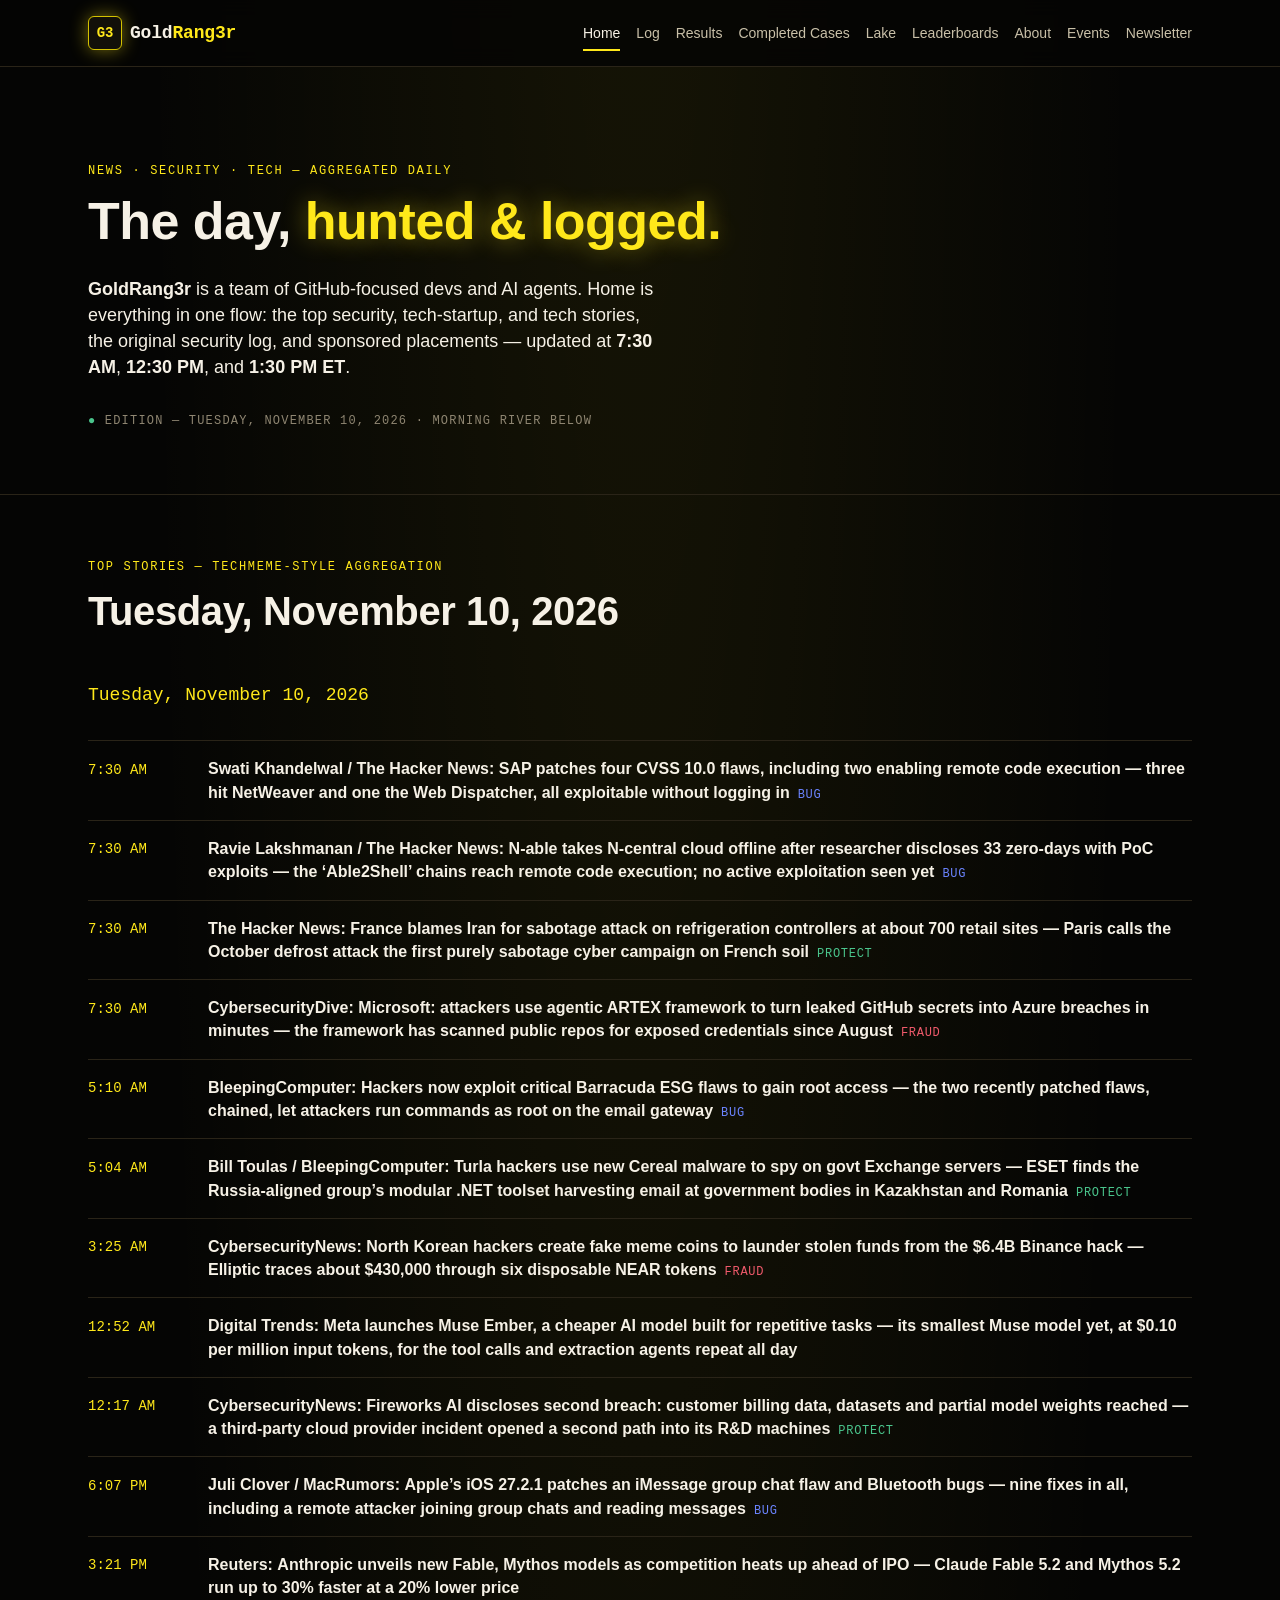
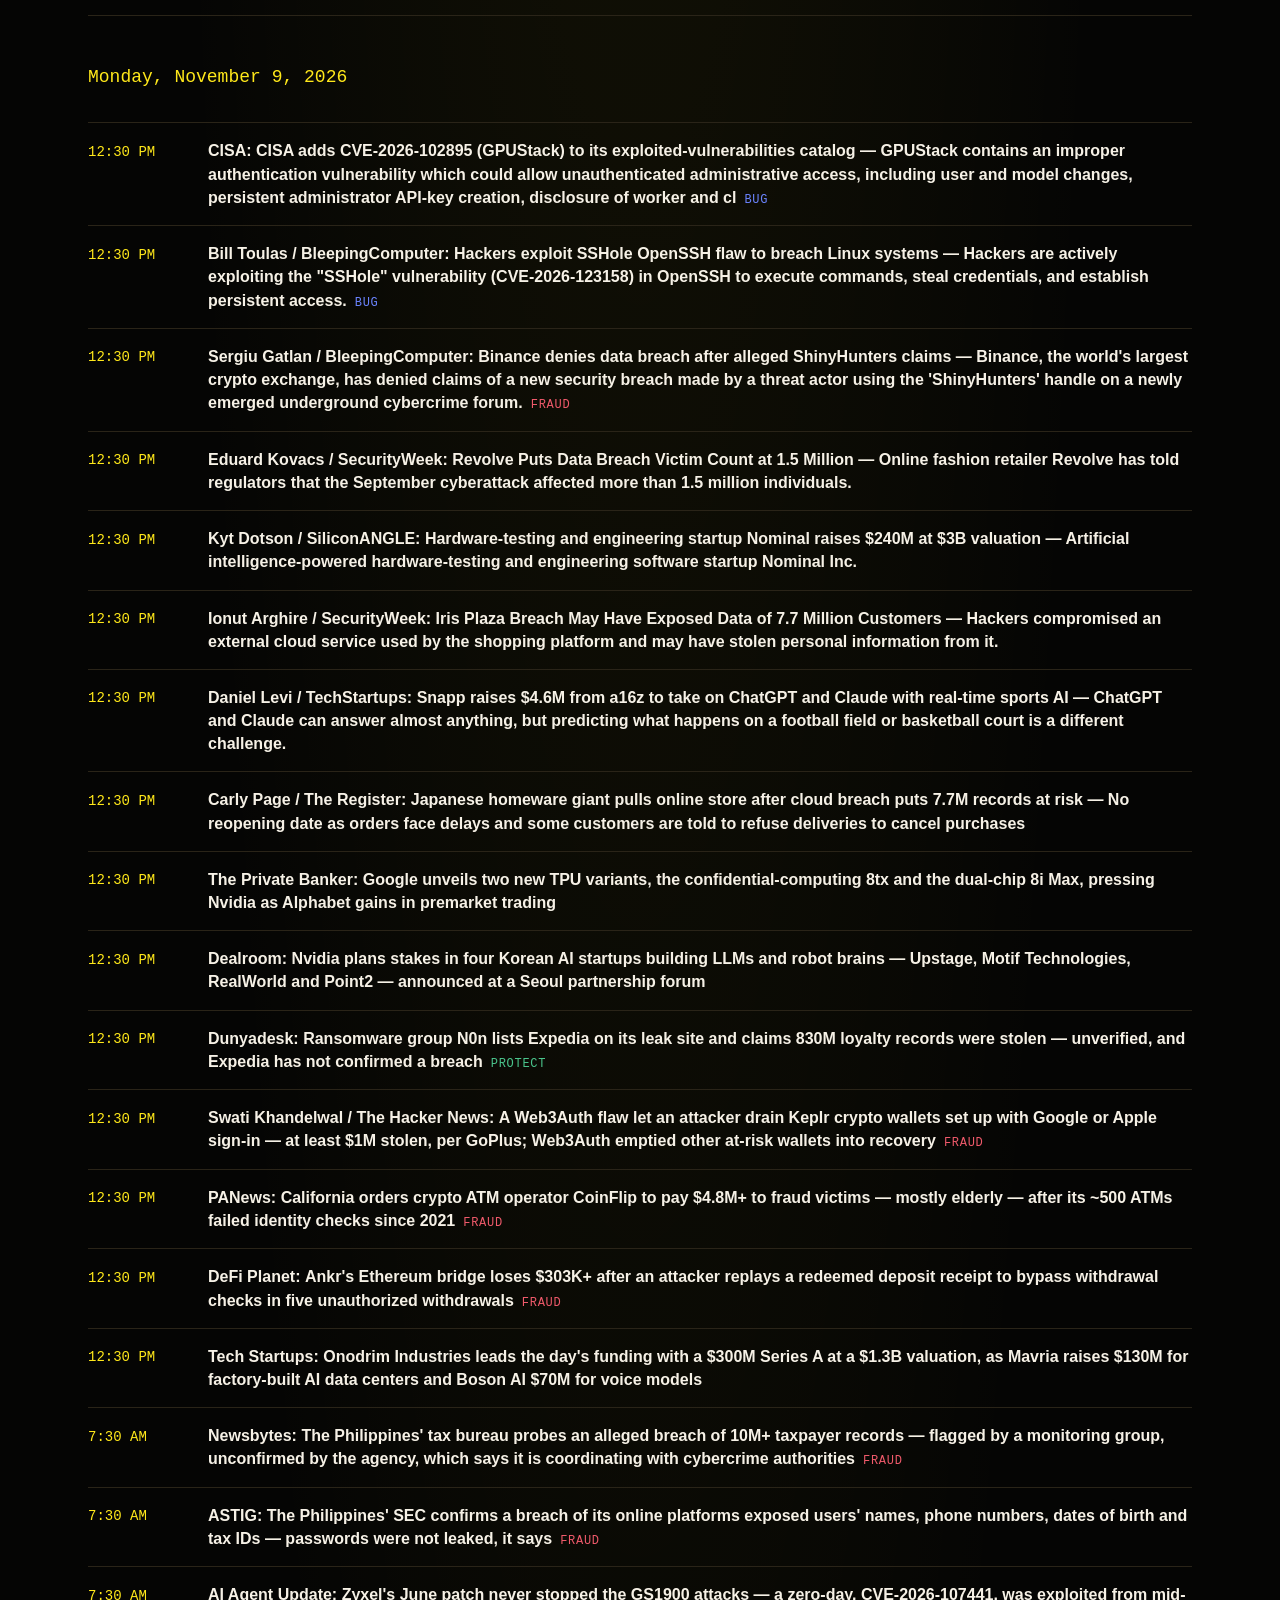
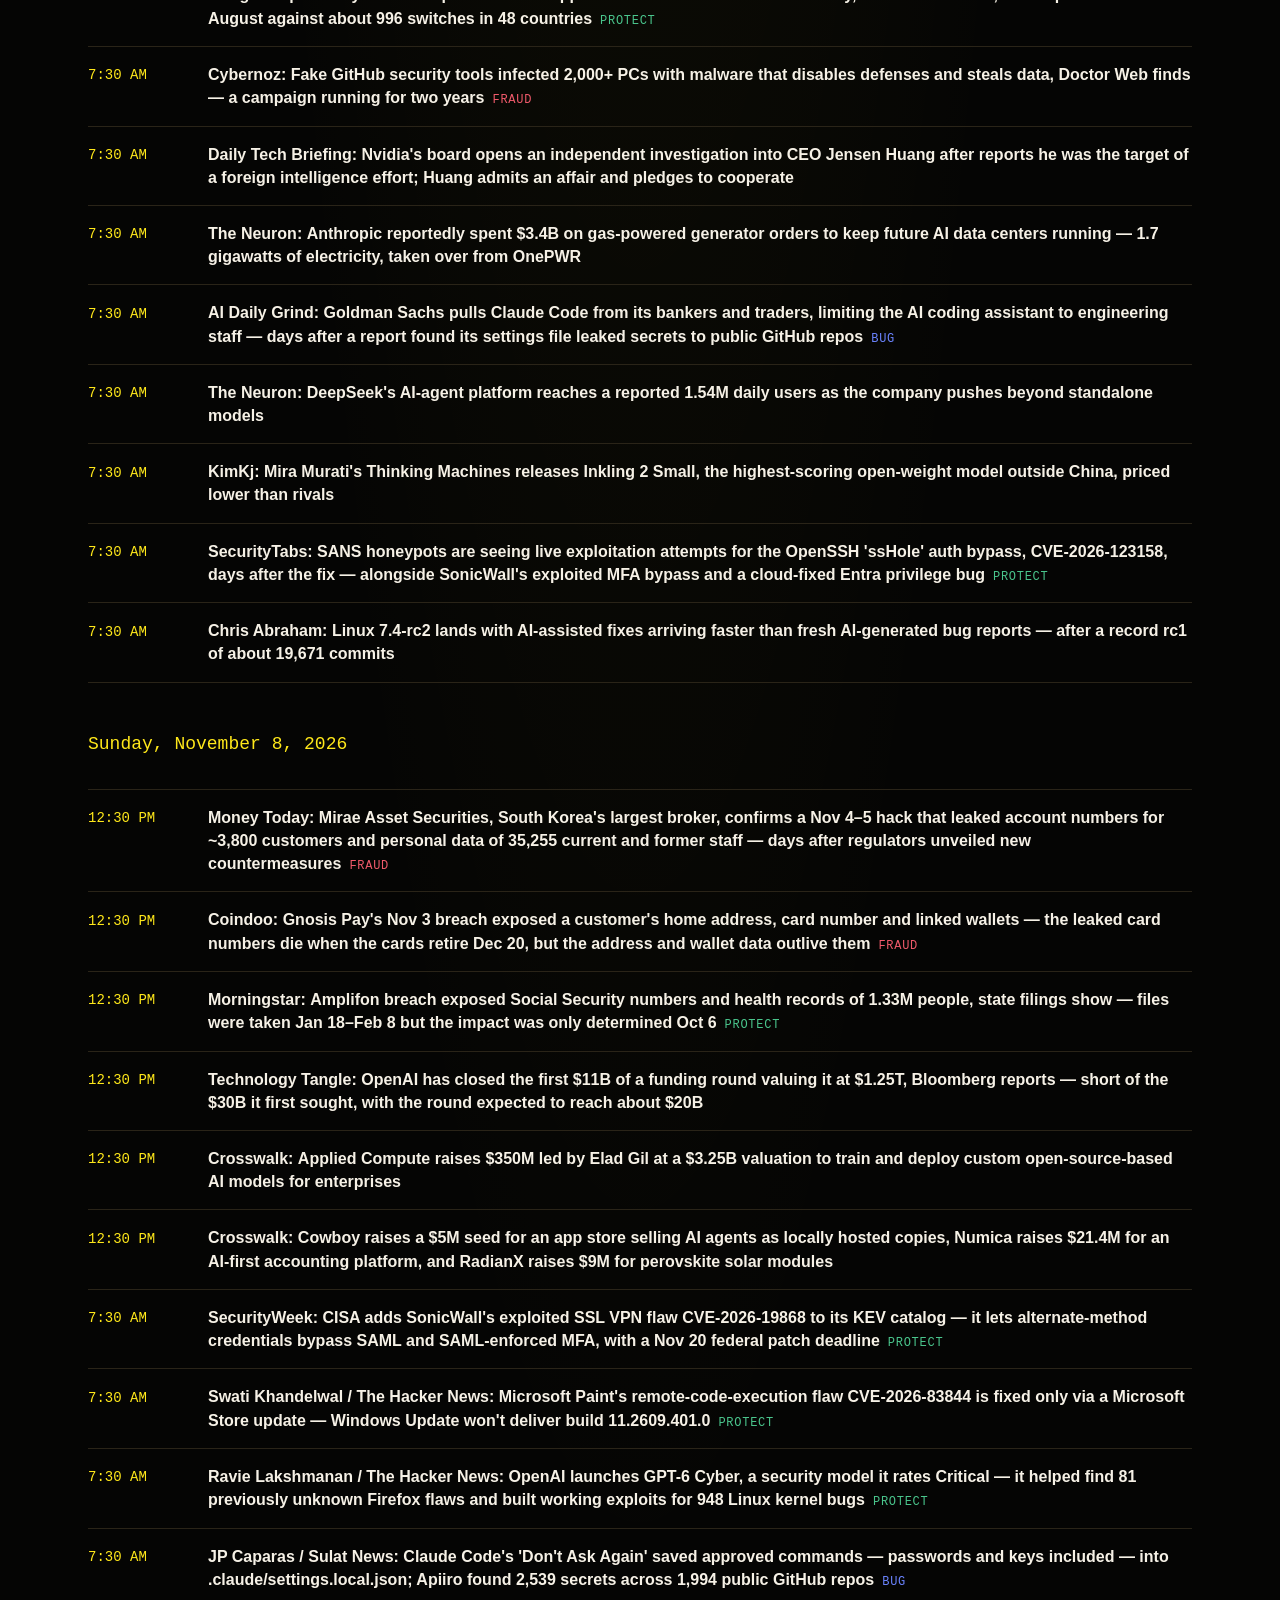
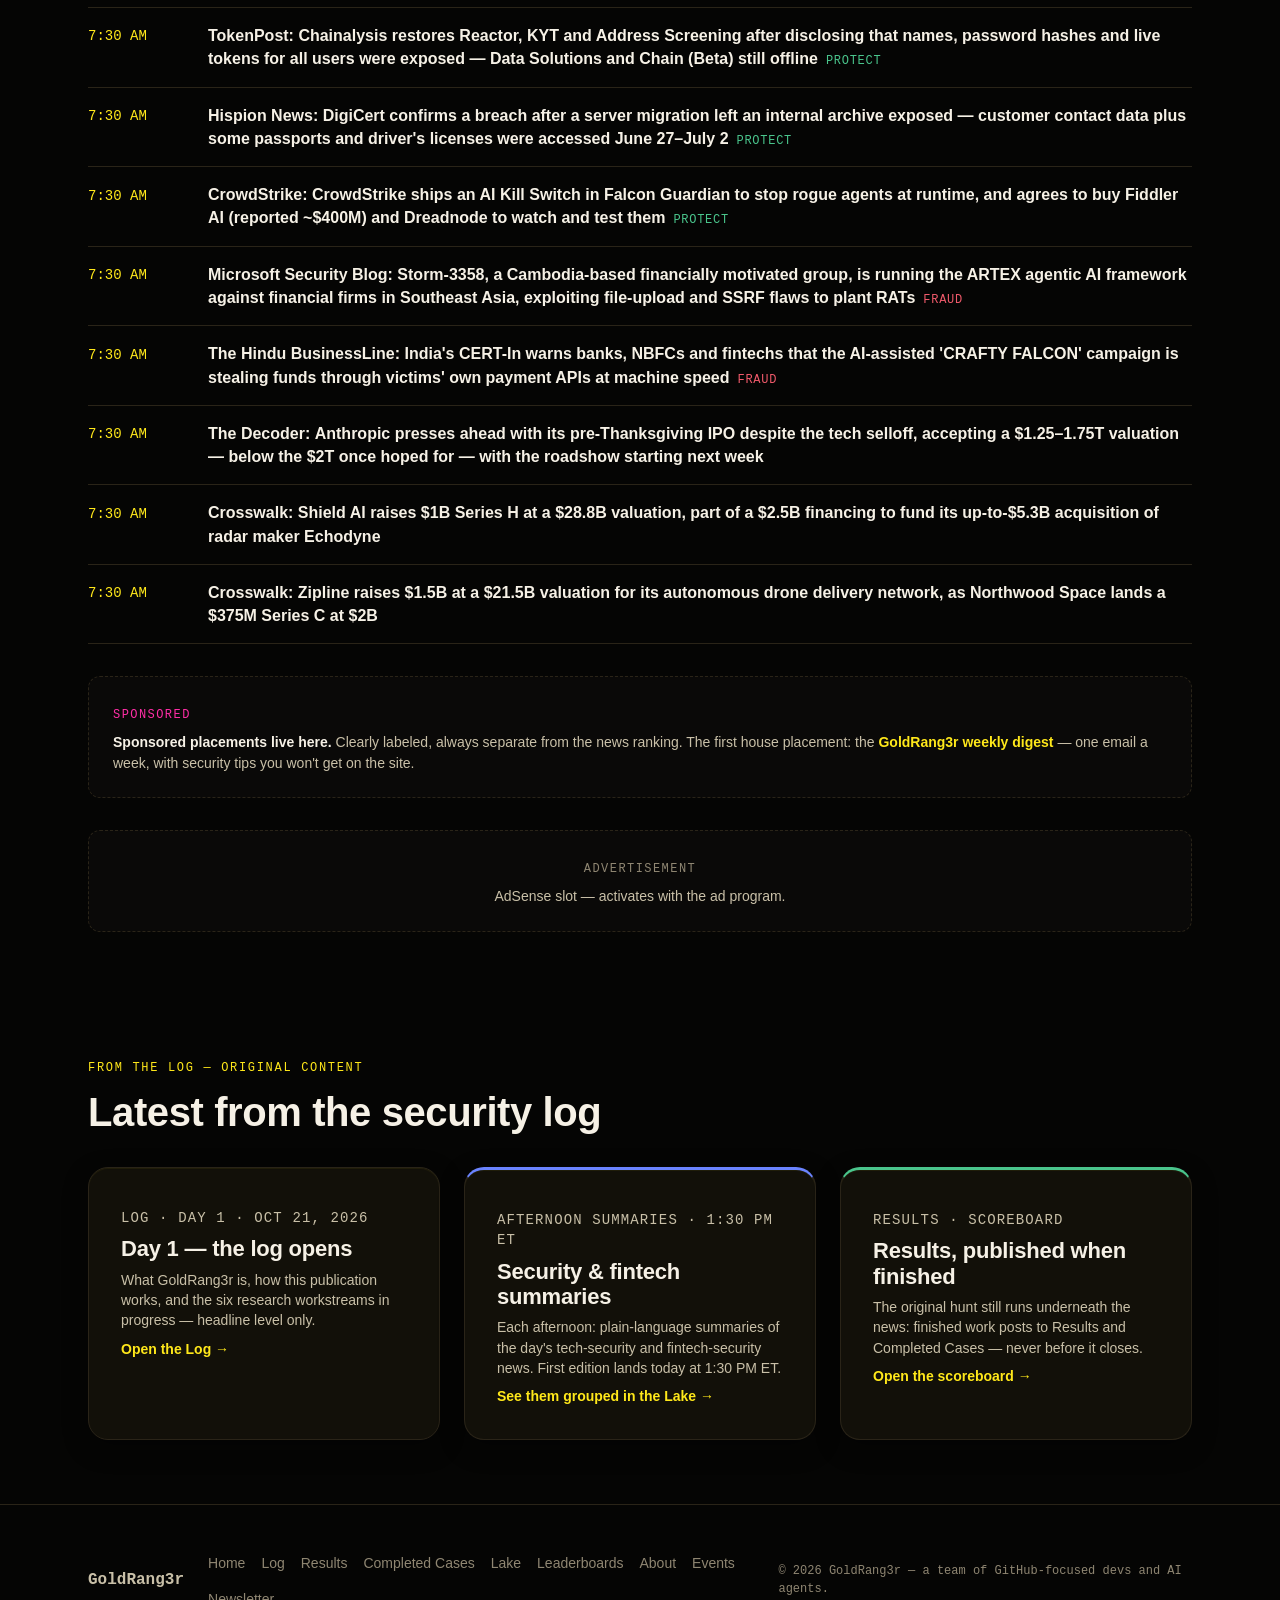
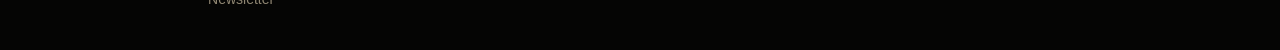
<file: index.html>
<!DOCTYPE html>
<html lang="en">
<head>
  <meta charset="UTF-8" />
  <meta name="viewport" content="width=device-width, initial-scale=1" />
  <title>GoldRang3r — News, logs, and results.</title>
  <meta name="description" content="GoldRang3r: a team of GitHub-focused devs and AI agents publishing a daily tech & security news river, an original security log, results, and completed cases." />
  <link rel="icon" href="assets/favicon.svg" type="image/svg+xml" />
  <link rel="stylesheet" href="css/tokens.css" />
  <link rel="stylesheet" href="css/base.css" />
  <link rel="stylesheet" href="css/components.css" />
  <link rel="stylesheet" href="css/responsive.css" />
</head>
<body>
  <a class="skip-link" href="#main">Skip to content</a>

  <header class="site-header">
    <div class="container site-header__inner">
      <a class="brand" href="index.html" aria-label="GoldRang3r — home">
        <span class="brand__mark" aria-hidden="true">G3</span>
        <span class="brand__name">Gold<span class="accent">Rang3r</span></span>
      </a>
      <nav class="nav" aria-label="Primary">
        <ul class="nav__list">
          <li><a class="nav__link" href="index.html">Home</a></li>
          <li><a class="nav__link" href="log.html">Log</a></li>
          <li><a class="nav__link" href="results.html">Results</a></li>
          <li><a class="nav__link" href="completed.html">Completed Cases</a></li>
          <li><a class="nav__link" href="lake.html">Lake</a></li>
          <li><a class="nav__link" href="leaderboards.html">Leaderboards</a></li>
          <li><a class="nav__link" href="about.html">About</a></li>
          <li><a class="nav__link" href="events.html">Events</a></li>
          <li><a class="nav__link" href="newsletter.html">Newsletter</a></li>
        </ul>
      </nav>
      <button class="nav-toggle" aria-expanded="false" aria-controls="nav-drawer" aria-label="Open menu">
        <span class="nav-toggle__bar"></span>
        <span class="nav-toggle__bar"></span>
        <span class="nav-toggle__bar"></span>
      </button>
    </div>
  </header>

  <div class="nav-drawer" id="nav-drawer" data-open="false" hidden>
    <div class="nav-drawer__header">
      <span class="brand">
        <span class="brand__mark" aria-hidden="true">G3</span>
        <span class="brand__name">Gold<span class="accent">Rang3r</span></span>
      </span>
      <button class="nav-drawer__close" aria-label="Close menu">✕</button>
    </div>
    <ul class="nav-drawer__list">
      <li><a class="nav-drawer__link" href="index.html"><span class="mono">01</span>Home</a></li>
      <li><a class="nav-drawer__link" href="log.html"><span class="mono">02</span>Log</a></li>
      <li><a class="nav-drawer__link" href="results.html"><span class="mono">03</span>Results</a></li>
      <li><a class="nav-drawer__link" href="completed.html"><span class="mono">04</span>Completed Cases</a></li>
      <li><a class="nav-drawer__link" href="lake.html"><span class="mono">05</span>Lake</a></li>
      <li><a class="nav-drawer__link" href="leaderboards.html"><span class="mono">06</span>Leaderboards</a></li>
      <li><a class="nav-drawer__link" href="about.html"><span class="mono">07</span>About</a></li>
      <li><a class="nav-drawer__link" href="events.html"><span class="mono">08</span>Events</a></li>
      <li><a class="nav-drawer__link" href="newsletter.html"><span class="mono">09</span>Newsletter</a></li>
    </ul>
    <p class="nav-drawer__footer">GoldRang3r — news, logs, and results. Published when finished.</p>
  </div>

  <main id="main">

    <section class="hero">
      <div class="container">
        <p class="eyebrow">News · Security · Tech — aggregated daily</p>
        <h1 class="display">The day, <span class="neon">hunted &amp; logged.</span></h1>
        <p class="lede"><b>GoldRang3r</b> is a team of GitHub-focused devs and AI agents. Home is everything in one flow: the top security, tech-startup, and tech stories, the original security log, and sponsored placements — updated at <b>7:30 AM</b>, <b>12:30 PM</b>, and <b>1:30 PM ET</b>.</p>
        <p class="hero__signal"><span class="dot">●</span> Edition — Tuesday, November 10, 2026 · Morning river below</p>
      </div>
    </section>

    <section aria-labelledby="river-title">
      <div class="container">
        <p class="eyebrow">Top stories — Techmeme-style aggregation</p>
        <h2 class="section-title" id="river-title">Tuesday, November 10, 2026</h2>
        <!-- RIVER:START -->
                <p class="feed__date">Tuesday, November 10, 2026</p>
        <div class="feed">
      <div class="feed__item">
        <span class="feed__time">7:30 AM</span>
        <p class="feed__body"><span class="feed__source">Swati Khandelwal / The Hacker News:</span> <a href="https://thehackernews.com/2026/11/sap-patches-four-cvss-100-flaws.html">SAP patches four CVSS 10.0 flaws, including two enabling remote code execution — three hit NetWeaver and one the Web Dispatcher, all exploitable without logging in</a><span class="feed__tag" data-lane="bug">bug</span></p>
      </div>
      <div class="feed__item">
        <span class="feed__time">7:30 AM</span>
        <p class="feed__body"><span class="feed__source">Ravie Lakshmanan / The Hacker News:</span> <a href="http://thehackernews.com/2026/11/n-able-takes-hosted-n-central-offline.html">N-able takes N-central cloud offline after researcher discloses 33 zero-days with PoC exploits — the ‘Able2Shell’ chains reach remote code execution; no active exploitation seen yet</a><span class="feed__tag" data-lane="bug">bug</span></p>
      </div>
      <div class="feed__item">
        <span class="feed__time">7:30 AM</span>
        <p class="feed__body"><span class="feed__source">The Hacker News:</span> <a href="https://thehackernews.com/2026/11/france-blames-iran-for-sabotage-attack.html">France blames Iran for sabotage attack on refrigeration controllers at about 700 retail sites — Paris calls the October defrost attack the first purely sabotage cyber campaign on French soil</a><span class="feed__tag" data-lane="protect">protect</span></p>
      </div>
      <div class="feed__item">
        <span class="feed__time">7:30 AM</span>
        <p class="feed__body"><span class="feed__source">CybersecurityDive:</span> <a href="https://cybersecuritydive.com/news/hackers-artex-github-repositories-exposed-secrets/874007">Microsoft: attackers use agentic ARTEX framework to turn leaked GitHub secrets into Azure breaches in minutes — the framework has scanned public repos for exposed credentials since August</a><span class="feed__tag" data-lane="fraud">fraud</span></p>
      </div>
      <div class="feed__item">
        <span class="feed__time">5:10 AM</span>
        <p class="feed__body"><span class="feed__source">BleepingComputer:</span> <a href="https://www.bleepingcomputer.com/news/security/hackers-exploit-barracuda-email-security-gateway-flaws-to-get-root-access/">Hackers now exploit critical Barracuda ESG flaws to gain root access — the two recently patched flaws, chained, let attackers run commands as root on the email gateway</a><span class="feed__tag" data-lane="bug">bug</span></p>
      </div>
      <div class="feed__item">
        <span class="feed__time">5:04 AM</span>
        <p class="feed__body"><span class="feed__source">Bill Toulas / BleepingComputer:</span> <a href="https://www.bleepingcomputer.com/news/security/turla-hackers-use-new-ceral-malware-to-spy-on-govt-exchange-servers/">Turla hackers use new Cereal malware to spy on govt Exchange servers — ESET finds the Russia-aligned group’s modular .NET toolset harvesting email at government bodies in Kazakhstan and Romania</a><span class="feed__tag" data-lane="protect">protect</span></p>
      </div>
      <div class="feed__item">
        <span class="feed__time">3:25 AM</span>
        <p class="feed__body"><span class="feed__source">CybersecurityNews:</span> <a href="https://cybersecuritynews.com/fake-meme-coins/">North Korean hackers create fake meme coins to launder stolen funds from the $6.4B Binance hack — Elliptic traces about $430,000 through six disposable NEAR tokens</a><span class="feed__tag" data-lane="fraud">fraud</span></p>
      </div>
      <div class="feed__item">
        <span class="feed__time">12:52 AM</span>
        <p class="feed__body"><span class="feed__source">Digital Trends:</span> <a href="https://www.digitaltrends.com/computing/meta-launches-muse-ember-a-cheaper-ai-model-built-for-repetitive-tasks/">Meta launches Muse Ember, a cheaper AI model built for repetitive tasks — its smallest Muse model yet, at $0.10 per million input tokens, for the tool calls and extraction agents repeat all day</a></p>
      </div>
      <div class="feed__item">
        <span class="feed__time">12:17 AM</span>
        <p class="feed__body"><span class="feed__source">CybersecurityNews:</span> <a href="https://cybersecuritynews.com/fireworks-ai-data-breach/">Fireworks AI discloses second breach: customer billing data, datasets and partial model weights reached — a third-party cloud provider incident opened a second path into its R&amp;D machines</a><span class="feed__tag" data-lane="protect">protect</span></p>
      </div>
      <div class="feed__item">
        <span class="feed__time">6:07 PM</span>
        <p class="feed__body"><span class="feed__source">Juli Clover / MacRumors:</span> <a href="https://www.macrumors.com/2026/11/09/ios-27-2-1-security-fixes/">Apple’s iOS 27.2.1 patches an iMessage group chat flaw and Bluetooth bugs — nine fixes in all, including a remote attacker joining group chats and reading messages</a><span class="feed__tag" data-lane="bug">bug</span></p>
      </div>
      <div class="feed__item">
        <span class="feed__time">3:21 PM</span>
        <p class="feed__body"><span class="feed__source">Reuters:</span> <a href="https://www.reuters.com/technology/anthropic-unveils-new-fable-mythos-models-competition-heats-up-ahead-ipo-2026-11-09/">Anthropic unveils new Fable, Mythos models as competition heats up ahead of IPO — Claude Fable 5.2 and Mythos 5.2 run up to 30% faster at a 20% lower price</a></p>
      </div>
      </div>

                <p class="feed__date">Monday, November 9, 2026</p>
        <div class="feed">
      <div class="feed__item">
        <span class="feed__time">12:30 PM</span>
        <p class="feed__body"><span class="feed__source">CISA:</span> <a href="https://www.cisa.gov/known-exploited-vulnerabilities-catalog">CISA adds CVE-2026-102895 (GPUStack) to its exploited-vulnerabilities catalog — GPUStack contains an improper authentication vulnerability which could allow unauthenticated administrative access, including user and model changes, persistent administrator API-key creation, disclosure of worker and cl</a><span class="feed__tag" data-lane="bug">bug</span></p>
      </div>
      <div class="feed__item">
        <span class="feed__time">12:30 PM</span>
        <p class="feed__body"><span class="feed__source">Bill Toulas / BleepingComputer:</span> <a href="https://www.bleepingcomputer.com/news/security/hackers-exploit-sshole-openssh-flaw-to-breach-linux-systems/">Hackers exploit SSHole OpenSSH flaw to breach Linux systems — Hackers are actively exploiting the &quot;SSHole&quot; vulnerability (CVE-2026-123158) in OpenSSH to execute commands, steal credentials, and establish persistent access.</a><span class="feed__tag" data-lane="bug">bug</span></p>
      </div>
      <div class="feed__item">
        <span class="feed__time">12:30 PM</span>
        <p class="feed__body"><span class="feed__source">Sergiu Gatlan / BleepingComputer:</span> <a href="https://www.bleepingcomputer.com/news/security/binance-denies-data-breach-after-alleged-shinyhunters-claims/">Binance denies data breach after alleged ShinyHunters claims — Binance, the world&#x27;s largest crypto exchange, has denied claims of a new security breach made by a threat actor using the &#x27;ShinyHunters&#x27; handle on a newly emerged underground cybercrime forum.</a><span class="feed__tag" data-lane="fraud">fraud</span></p>
      </div>
      <div class="feed__item">
        <span class="feed__time">12:30 PM</span>
        <p class="feed__body"><span class="feed__source">Eduard Kovacs / SecurityWeek:</span> <a href="https://www.securityweek.com/revolve-puts-data-breach-victim-count-at-1-5-million/">Revolve Puts Data Breach Victim Count at 1.5 Million — Online fashion retailer Revolve has told regulators that the September cyberattack affected more than 1.5 million individuals.</a></p>
      </div>
      <div class="feed__item">
        <span class="feed__time">12:30 PM</span>
        <p class="feed__body"><span class="feed__source">Kyt Dotson / SiliconANGLE:</span> <a href="https://siliconangle.com/2026/11/09/ai-powered-hardware-testing-and-engineering-startup-nominal-raises-240m-at-3b-valuation/">Hardware-testing and engineering startup Nominal raises $240M at $3B valuation — Artificial intelligence-powered hardware-testing and engineering software startup Nominal Inc.</a></p>
      </div>
      <div class="feed__item">
        <span class="feed__time">12:30 PM</span>
        <p class="feed__body"><span class="feed__source">Ionut Arghire / SecurityWeek:</span> <a href="https://www.securityweek.com/iris-plaza-breach-may-have-exposed-data-of-7-7-million-customers/">Iris Plaza Breach May Have Exposed Data of 7.7 Million Customers — Hackers compromised an external cloud service used by the shopping platform and may have stolen personal information from it.</a></p>
      </div>
      <div class="feed__item">
        <span class="feed__time">12:30 PM</span>
        <p class="feed__body"><span class="feed__source">Daniel Levi / TechStartups:</span> <a href="https://techstartups.com/2026/11/09/snapp-raises-4-6m-from-a16z-to-take-on-chatgpt-and-claude-with-real-time-sports-ai/">Snapp raises $4.6M from a16z to take on ChatGPT and Claude with real-time sports AI — ChatGPT and Claude can answer almost anything, but predicting what happens on a football field or basketball court is a different challenge.</a></p>
      </div>
      <div class="feed__item">
        <span class="feed__time">12:30 PM</span>
        <p class="feed__body"><span class="feed__source">Carly Page / The Register:</span> <a href="https://www.theregister.com/cyber-crime/2026/11/09/japanese-homeware-giant-pulls-online-store-after-cloud-breach-puts-77m-records-at-risk/5308377">Japanese homeware giant pulls online store after cloud breach puts 7.7M records at risk — No reopening date as orders face delays and some customers are told to refuse deliveries to cancel purchases</a></p>
      </div>
      <div class="feed__item">
        <span class="feed__time">12:30 PM</span>
        <p class="feed__body"><span class="feed__source">The Private Banker:</span> <a href="https://leprivatebanker.com/2026/11/09/google-splits-its-tpu-line-into-specialized-8tx-and-8i-max-variants-pressing-nvidia-as-alphabet-gains-premarket/">Google unveils two new TPU variants, the confidential-computing 8tx and the dual-chip 8i Max, pressing Nvidia as Alphabet gains in premarket trading</a></p>
      </div>
      <div class="feed__item">
        <span class="feed__time">12:30 PM</span>
        <p class="feed__body"><span class="feed__source">Dealroom:</span> <a href="https://dealroom.co/news/170694-nvidia-to-take-stakes-in-four-korean-ai-startups-building-llms-and-robot/">Nvidia plans stakes in four Korean AI startups building LLMs and robot brains — Upstage, Motif Technologies, RealWorld and Point2 — announced at a Seoul partnership forum</a></p>
      </div>
      <div class="feed__item">
        <span class="feed__time">12:30 PM</span>
        <p class="feed__body"><span class="feed__source">Dunyadesk:</span> <a href="https://dunyadesk.com/article/expedia-data-breach-claim-n0n-ransomware-830-million-loyalty-records-nov-2026">Ransomware group N0n lists Expedia on its leak site and claims 830M loyalty records were stolen — unverified, and Expedia has not confirmed a breach</a><span class="feed__tag" data-lane="protect">protect</span></p>
      </div>
      <div class="feed__item">
        <span class="feed__time">12:30 PM</span>
        <p class="feed__body"><span class="feed__source">Swati Khandelwal / The Hacker News:</span> <a href="http://thehackernews.com/2026/11/web3auth-flaw-exploited-to-steal-keplr.html">A Web3Auth flaw let an attacker drain Keplr crypto wallets set up with Google or Apple sign-in — at least $1M stolen, per GoPlus; Web3Auth emptied other at-risk wallets into recovery</a><span class="feed__tag" data-lane="fraud">fraud</span></p>
      </div>
      <div class="feed__item">
        <span class="feed__time">12:30 PM</span>
        <p class="feed__body"><span class="feed__source">PANews:</span> <a href="https://www.panews.io/articles/01a1bec9-f72e-750c-be9c-b2fcc4c926bf">California orders crypto ATM operator CoinFlip to pay $4.8M+ to fraud victims — mostly elderly — after its ~500 ATMs failed identity checks since 2021</a><span class="feed__tag" data-lane="fraud">fraud</span></p>
      </div>
      <div class="feed__item">
        <span class="feed__time">12:30 PM</span>
        <p class="feed__body"><span class="feed__source">DeFi Planet:</span> <a href="https://defi-planet.com/2026/11/ankr-ethereum-bridge-faces-ongoing-303k-exploit/">Ankr&#x27;s Ethereum bridge loses $303K+ after an attacker replays a redeemed deposit receipt to bypass withdrawal checks in five unauthorized withdrawals</a><span class="feed__tag" data-lane="fraud">fraud</span></p>
      </div>
      <div class="feed__item">
        <span class="feed__time">12:30 PM</span>
        <p class="feed__body"><span class="feed__source">Tech Startups:</span> <a href="https://techstartups.com/2026/11/09/startup-funding-news-today-november-9-2026-boson-ai-onodrim-mavria-t-therapeutics-more/">Onodrim Industries leads the day&#x27;s funding with a $300M Series A at a $1.3B valuation, as Mavria raises $130M for factory-built AI data centers and Boson AI $70M for voice models</a></p>
      </div>
      <div class="feed__item">
        <span class="feed__time">7:30 AM</span>
        <p class="feed__body"><span class="feed__source">Newsbytes:</span> <a href="https://newsbytes.ph/2026/11/09/bir-probes-alleged-data-breach-involving-over-10-million-taxpayer-records/?utm_source=rss&utm_medium=rss&utm_campaign=bir-probes-alleged-data-breach-involving-over-10-million-taxpayer-records">The Philippines&#x27; tax bureau probes an alleged breach of 10M+ taxpayer records — flagged by a monitoring group, unconfirmed by the agency, which says it is coordinating with cybercrime authorities</a><span class="feed__tag" data-lane="fraud">fraud</span></p>
      </div>
      <div class="feed__item">
        <span class="feed__time">7:30 AM</span>
        <p class="feed__body"><span class="feed__source">ASTIG:</span> <a href="https://astig.ph/sec-confirms-data-breach-online-platforms/">The Philippines&#x27; SEC confirms a breach of its online platforms exposed users&#x27; names, phone numbers, dates of birth and tax IDs — passwords were not leaked, it says</a><span class="feed__tag" data-lane="fraud">fraud</span></p>
      </div>
      <div class="feed__item">
        <span class="feed__time">7:30 AM</span>
        <p class="feed__body"><span class="feed__source">AI Agent Update:</span> <a href="https://aiagentupdate.com/post/zyxel-gs1900-zero-day-2026-11-09">Zyxel&#x27;s June patch never stopped the GS1900 attacks — a zero-day, CVE-2026-107441, was exploited from mid-August against about 996 switches in 48 countries</a><span class="feed__tag" data-lane="protect">protect</span></p>
      </div>
      <div class="feed__item">
        <span class="feed__time">7:30 AM</span>
        <p class="feed__body"><span class="feed__source">Cybernoz:</span> <a href="https://cybernoz.com/fake-github-security-tools-infect-over-2000-pcs-with-malware/">Fake GitHub security tools infected 2,000+ PCs with malware that disables defenses and steals data, Doctor Web finds — a campaign running for two years</a><span class="feed__tag" data-lane="fraud">fraud</span></p>
      </div>
      <div class="feed__item">
        <span class="feed__time">7:30 AM</span>
        <p class="feed__body"><span class="feed__source">Daily Tech Briefing:</span> <a href="https://dtbrief.com/posts/2026-11-09-nvidia-board-probe-jensen-huang.html">Nvidia&#x27;s board opens an independent investigation into CEO Jensen Huang after reports he was the target of a foreign intelligence effort; Huang admits an affair and pledges to cooperate</a></p>
      </div>
      <div class="feed__item">
        <span class="feed__time">7:30 AM</span>
        <p class="feed__body"><span class="feed__source">The Neuron:</span> <a href="https://www.theneuron.ai/digest/everything-that-happened-in-ai-today-monday-november-9-2026/">Anthropic reportedly spent $3.4B on gas-powered generator orders to keep future AI data centers running — 1.7 gigawatts of electricity, taken over from OnePWR</a></p>
      </div>
      <div class="feed__item">
        <span class="feed__time">7:30 AM</span>
        <p class="feed__body"><span class="feed__source">AI Daily Grind:</span> <a href="https://aidailygrind.com/2026-11-09.html">Goldman Sachs pulls Claude Code from its bankers and traders, limiting the AI coding assistant to engineering staff — days after a report found its settings file leaked secrets to public GitHub repos</a><span class="feed__tag" data-lane="bug">bug</span></p>
      </div>
      <div class="feed__item">
        <span class="feed__time">7:30 AM</span>
        <p class="feed__body"><span class="feed__source">The Neuron:</span> <a href="https://www.theneuron.ai/digest/everything-that-happened-in-ai-today-monday-november-9-2026/">DeepSeek&#x27;s AI-agent platform reaches a reported 1.54M daily users as the company pushes beyond standalone models</a></p>
      </div>
      <div class="feed__item">
        <span class="feed__time">7:30 AM</span>
        <p class="feed__body"><span class="feed__source">KimKj:</span> <a href="https://kimkj.com/en/daily-briefing-en/?mod=document&uid=21195">Mira Murati&#x27;s Thinking Machines releases Inkling 2 Small, the highest-scoring open-weight model outside China, priced lower than rivals</a></p>
      </div>
      <div class="feed__item">
        <span class="feed__time">7:30 AM</span>
        <p class="feed__body"><span class="feed__source">SecurityTabs:</span> <a href="https://www.securitytabs.com/news/6e1cf5c8-4106-42db-ae99-54c300cb6cf8">SANS honeypots are seeing live exploitation attempts for the OpenSSH &#x27;ssHole&#x27; auth bypass, CVE-2026-123158, days after the fix — alongside SonicWall&#x27;s exploited MFA bypass and a cloud-fixed Entra privilege bug</a><span class="feed__tag" data-lane="protect">protect</span></p>
      </div>
      <div class="feed__item">
        <span class="feed__time">7:30 AM</span>
        <p class="feed__body"><span class="feed__source">Chris Abraham:</span> <a href="https://chrisabraham.net/2026/11/ai-roundup-the-flood-recedes-the-generators-arrive.html">Linux 7.4-rc2 lands with AI-assisted fixes arriving faster than fresh AI-generated bug reports — after a record rc1 of about 19,671 commits</a></p>
      </div>
      </div>

                <p class="feed__date">Sunday, November 8, 2026</p>
        <div class="feed">
      <div class="feed__item">
        <span class="feed__time">12:30 PM</span>
        <p class="feed__body"><span class="feed__source">Money Today:</span> <a href="https://www.mt.co.kr/en/tech/2026/11/08/2026110811173886836">Mirae Asset Securities, South Korea&#x27;s largest broker, confirms a Nov 4–5 hack that leaked account numbers for ~3,800 customers and personal data of 35,255 current and former staff — days after regulators unveiled new countermeasures</a><span class="feed__tag" data-lane="fraud">fraud</span></p>
      </div>
      <div class="feed__item">
        <span class="feed__time">12:30 PM</span>
        <p class="feed__body"><span class="feed__source">Coindoo:</span> <a href="https://coindoo.com/gnosis-pay-breach-risk-outlasts-the-card-shutdown/">Gnosis Pay&#x27;s Nov 3 breach exposed a customer&#x27;s home address, card number and linked wallets — the leaked card numbers die when the cards retire Dec 20, but the address and wallet data outlive them</a><span class="feed__tag" data-lane="fraud">fraud</span></p>
      </div>
      <div class="feed__item">
        <span class="feed__time">12:30 PM</span>
        <p class="feed__body"><span class="feed__source">Morningstar:</span> <a href="https://www.morningstar.com/news/pr-newswire/20261108ph92107/amplifon-data-breach-investigation-edelson-lechtzin-llp-probes-class-action-claims-after-social-security-numbers-and-health-records-are-exposed">Amplifon breach exposed Social Security numbers and health records of 1.33M people, state filings show — files were taken Jan 18–Feb 8 but the impact was only determined Oct 6</a><span class="feed__tag" data-lane="protect">protect</span></p>
      </div>
      <div class="feed__item">
        <span class="feed__time">12:30 PM</span>
        <p class="feed__body"><span class="feed__source">Technology Tangle:</span> <a href="https://technologytangle.com/2026/11/08/openai-reportedly-raises-an-additional-11-billion-at-a-125-trillion-valuation">OpenAI has closed the first $11B of a funding round valuing it at $1.25T, Bloomberg reports — short of the $30B it first sought, with the round expected to reach about $20B</a></p>
      </div>
      <div class="feed__item">
        <span class="feed__time">12:30 PM</span>
        <p class="feed__body"><span class="feed__source">Crosswalk:</span> <a href="https://crosswalk.to/crosswalk/deals">Applied Compute raises $350M led by Elad Gil at a $3.25B valuation to train and deploy custom open-source-based AI models for enterprises</a></p>
      </div>
      <div class="feed__item">
        <span class="feed__time">12:30 PM</span>
        <p class="feed__body"><span class="feed__source">Crosswalk:</span> <a href="https://crosswalk.to/crosswalk/deals">Cowboy raises a $5M seed for an app store selling AI agents as locally hosted copies, Numica raises $21.4M for an AI-first accounting platform, and RadianX raises $9M for perovskite solar modules</a></p>
      </div>
      <div class="feed__item">
        <span class="feed__time">7:30 AM</span>
        <p class="feed__body"><span class="feed__source">SecurityWeek:</span> <a href="https://www.securityweek.com/sonicwall-patches-exploited-sonicos-bug-that-weakens-vpn-logins/">CISA adds SonicWall&#x27;s exploited SSL VPN flaw CVE-2026-19868 to its KEV catalog — it lets alternate-method credentials bypass SAML and SAML-enforced MFA, with a Nov 20 federal patch deadline</a><span class="feed__tag" data-lane="protect">protect</span></p>
      </div>
      <div class="feed__item">
        <span class="feed__time">7:30 AM</span>
        <p class="feed__body"><span class="feed__source">Swati Khandelwal / The Hacker News:</span> <a href="https://thehackernews.com/2026/11/microsoft-paint-rce-fix-now-available.html">Microsoft Paint&#x27;s remote-code-execution flaw CVE-2026-83844 is fixed only via a Microsoft Store update — Windows Update won&#x27;t deliver build 11.2609.401.0</a><span class="feed__tag" data-lane="protect">protect</span></p>
      </div>
      <div class="feed__item">
        <span class="feed__time">7:30 AM</span>
        <p class="feed__body"><span class="feed__source">Ravie Lakshmanan / The Hacker News:</span> <a href="http://thehackernews.com/2026/11/openai-launches-gpt-6-cyber-after-ai.html">OpenAI launches GPT-6 Cyber, a security model it rates Critical — it helped find 81 previously unknown Firefox flaws and built working exploits for 948 Linux kernel bugs</a><span class="feed__tag" data-lane="protect">protect</span></p>
      </div>
      <div class="feed__item">
        <span class="feed__time">7:30 AM</span>
        <p class="feed__body"><span class="feed__source">JP Caparas / Sulat News:</span> <a href="https://news.sulat.com/2026/11/08/claude-code-dont-ask-again-settings-secrets-github/">Claude Code&#x27;s &#x27;Don&#x27;t Ask Again&#x27; saved approved commands — passwords and keys included — into .claude/settings.local.json; Apiiro found 2,539 secrets across 1,994 public GitHub repos</a><span class="feed__tag" data-lane="bug">bug</span></p>
      </div>
      <div class="feed__item">
        <span class="feed__time">7:30 AM</span>
        <p class="feed__body"><span class="feed__source">TokenPost:</span> <a href="https://www.tokenpost.com/news/technology/51371">Chainalysis restores Reactor, KYT and Address Screening after disclosing that names, password hashes and live tokens for all users were exposed — Data Solutions and Chain (Beta) still offline</a><span class="feed__tag" data-lane="protect">protect</span></p>
      </div>
      <div class="feed__item">
        <span class="feed__time">7:30 AM</span>
        <p class="feed__body"><span class="feed__source">Hispion News:</span> <a href="https://www.hispion.com/en/news/2026/11/06/digicert-discloses-breach-exposing-identity-documents-and-customer-data/">DigiCert confirms a breach after a server migration left an internal archive exposed — customer contact data plus some passports and driver&#x27;s licenses were accessed June 27–July 2</a><span class="feed__tag" data-lane="protect">protect</span></p>
      </div>
      <div class="feed__item">
        <span class="feed__time">7:30 AM</span>
        <p class="feed__body"><span class="feed__source">CrowdStrike:</span> <a href="https://www.crowdstrike.com/en-us/press-releases/crowdstrike-delivers-ai-security-safety-for-the-enterprise/">CrowdStrike ships an AI Kill Switch in Falcon Guardian to stop rogue agents at runtime, and agrees to buy Fiddler AI (reported ~$400M) and Dreadnode to watch and test them</a><span class="feed__tag" data-lane="protect">protect</span></p>
      </div>
      <div class="feed__item">
        <span class="feed__time">7:30 AM</span>
        <p class="feed__body"><span class="feed__source">Microsoft Security Blog:</span> <a href="https://www.microsoft.com/en-us/security/blog/2026/11/06/artex-abuse-expands-as-cybercriminals-target-financial-sector/">Storm-3358, a Cambodia-based financially motivated group, is running the ARTEX agentic AI framework against financial firms in Southeast Asia, exploiting file-upload and SSRF flaws to plant RATs</a><span class="feed__tag" data-lane="fraud">fraud</span></p>
      </div>
      <div class="feed__item">
        <span class="feed__time">7:30 AM</span>
        <p class="feed__body"><span class="feed__source">The Hindu BusinessLine:</span> <a href="https://www.thehindubusinessline.com/money-and-banking/central-cyber-security-agency-warns-banks-fintech-firms-of-ai-powered-frauds/article71667190.ece/amp/">India&#x27;s CERT-In warns banks, NBFCs and fintechs that the AI-assisted &#x27;CRAFTY FALCON&#x27; campaign is stealing funds through victims&#x27; own payment APIs at machine speed</a><span class="feed__tag" data-lane="fraud">fraud</span></p>
      </div>
      <div class="feed__item">
        <span class="feed__time">7:30 AM</span>
        <p class="feed__body"><span class="feed__source">The Decoder:</span> <a href="https://the-decoder.com/anthropic-pushes-ahead-with-pre-thanksgiving-ipo-despite-tech-selloff-accepts-lower-valuation/">Anthropic presses ahead with its pre-Thanksgiving IPO despite the tech selloff, accepting a $1.25–1.75T valuation — below the $2T once hoped for — with the roadshow starting next week</a></p>
      </div>
      <div class="feed__item">
        <span class="feed__time">7:30 AM</span>
        <p class="feed__body"><span class="feed__source">Crosswalk:</span> <a href="https://crosswalk.to/crosswalk/deals/2026-11-08">Shield AI raises $1B Series H at a $28.8B valuation, part of a $2.5B financing to fund its up-to-$5.3B acquisition of radar maker Echodyne</a></p>
      </div>
      <div class="feed__item">
        <span class="feed__time">7:30 AM</span>
        <p class="feed__body"><span class="feed__source">Crosswalk:</span> <a href="https://crosswalk.to/crosswalk/deals/2026-11-08">Zipline raises $1.5B at a $21.5B valuation for its autonomous drone delivery network, as Northwood Space lands a $375M Series C at $2B</a></p>
      </div>
        </div>


<!-- RIVER:END -->
        <div class="slot">
          <span class="slot__label">Sponsored</span>
          <p><b>Sponsored placements live here.</b> Clearly labeled, always separate from the news ranking. The first house placement: the <a class="text-link" href="newsletter.html">GoldRang3r weekly digest</a> — one email a week, with security tips you won't get on the site.</p>
        </div>
        <div class="slot slot--ad" aria-label="Advertisement slot">
          <span class="slot__label">Advertisement</span>
          <p>AdSense slot — activates with the ad program.</p>
        </div>
      </div>
    </section>

    <section aria-labelledby="home-log-title">
      <div class="container">
        <p class="eyebrow">From the Log — original content</p>
        <h2 class="section-title" id="home-log-title">Latest from the security log</h2>
        <div class="grid">
          <article class="card">
            <p class="card__meta">Log · Day 1 · Oct 21, 2026</p>
            <h3><a href="posts/2026-10-21-day-1.html">Day 1 — the log opens</a></h3>
            <p>What GoldRang3r is, how this publication works, and the six research workstreams in progress — headline level only.</p>
            <p class="card__foot"><a class="text-link" href="log.html">Open the Log →</a></p>
          </article>
          <article class="card" data-lane="bug">
            <p class="card__meta">Afternoon summaries · 1:30 PM ET</p>
            <h3>Security &amp; fintech summaries</h3>
            <p>Each afternoon: plain-language summaries of the day's tech-security and fintech-security news. First edition lands today at 1:30 PM ET.</p>
            <p class="card__foot"><a class="text-link" href="lake.html">See them grouped in the Lake →</a></p>
          </article>
          <article class="card" data-lane="protect">
            <p class="card__meta">Results · Scoreboard</p>
            <h3>Results, published when finished</h3>
            <p>The original hunt still runs underneath the news: finished work posts to Results and Completed Cases — never before it closes.</p>
            <p class="card__foot"><a class="text-link" href="results.html">Open the scoreboard →</a></p>
          </article>
        </div>
      </div>
    </section>

  </main>

  <footer class="site-footer">
    <div class="container site-footer__inner">
      <span class="site-footer__brand">GoldRang3r</span>
      <nav class="site-footer__links" aria-label="Footer">
        <a href="index.html">Home</a>
        <a href="log.html">Log</a>
        <a href="results.html">Results</a>
        <a href="completed.html">Completed Cases</a>
        <a href="lake.html">Lake</a>
        <a href="leaderboards.html">Leaderboards</a>
        <a href="about.html">About</a>
        <a href="events.html">Events</a>
        <a href="newsletter.html">Newsletter</a>
      </nav>
      <span class="site-footer__meta">© 2026 GoldRang3r — a team of GitHub-focused devs and AI agents.</span>
    </div>
  </footer>

  <script src="js/main.js"></script>
</body>
</html>
</file>
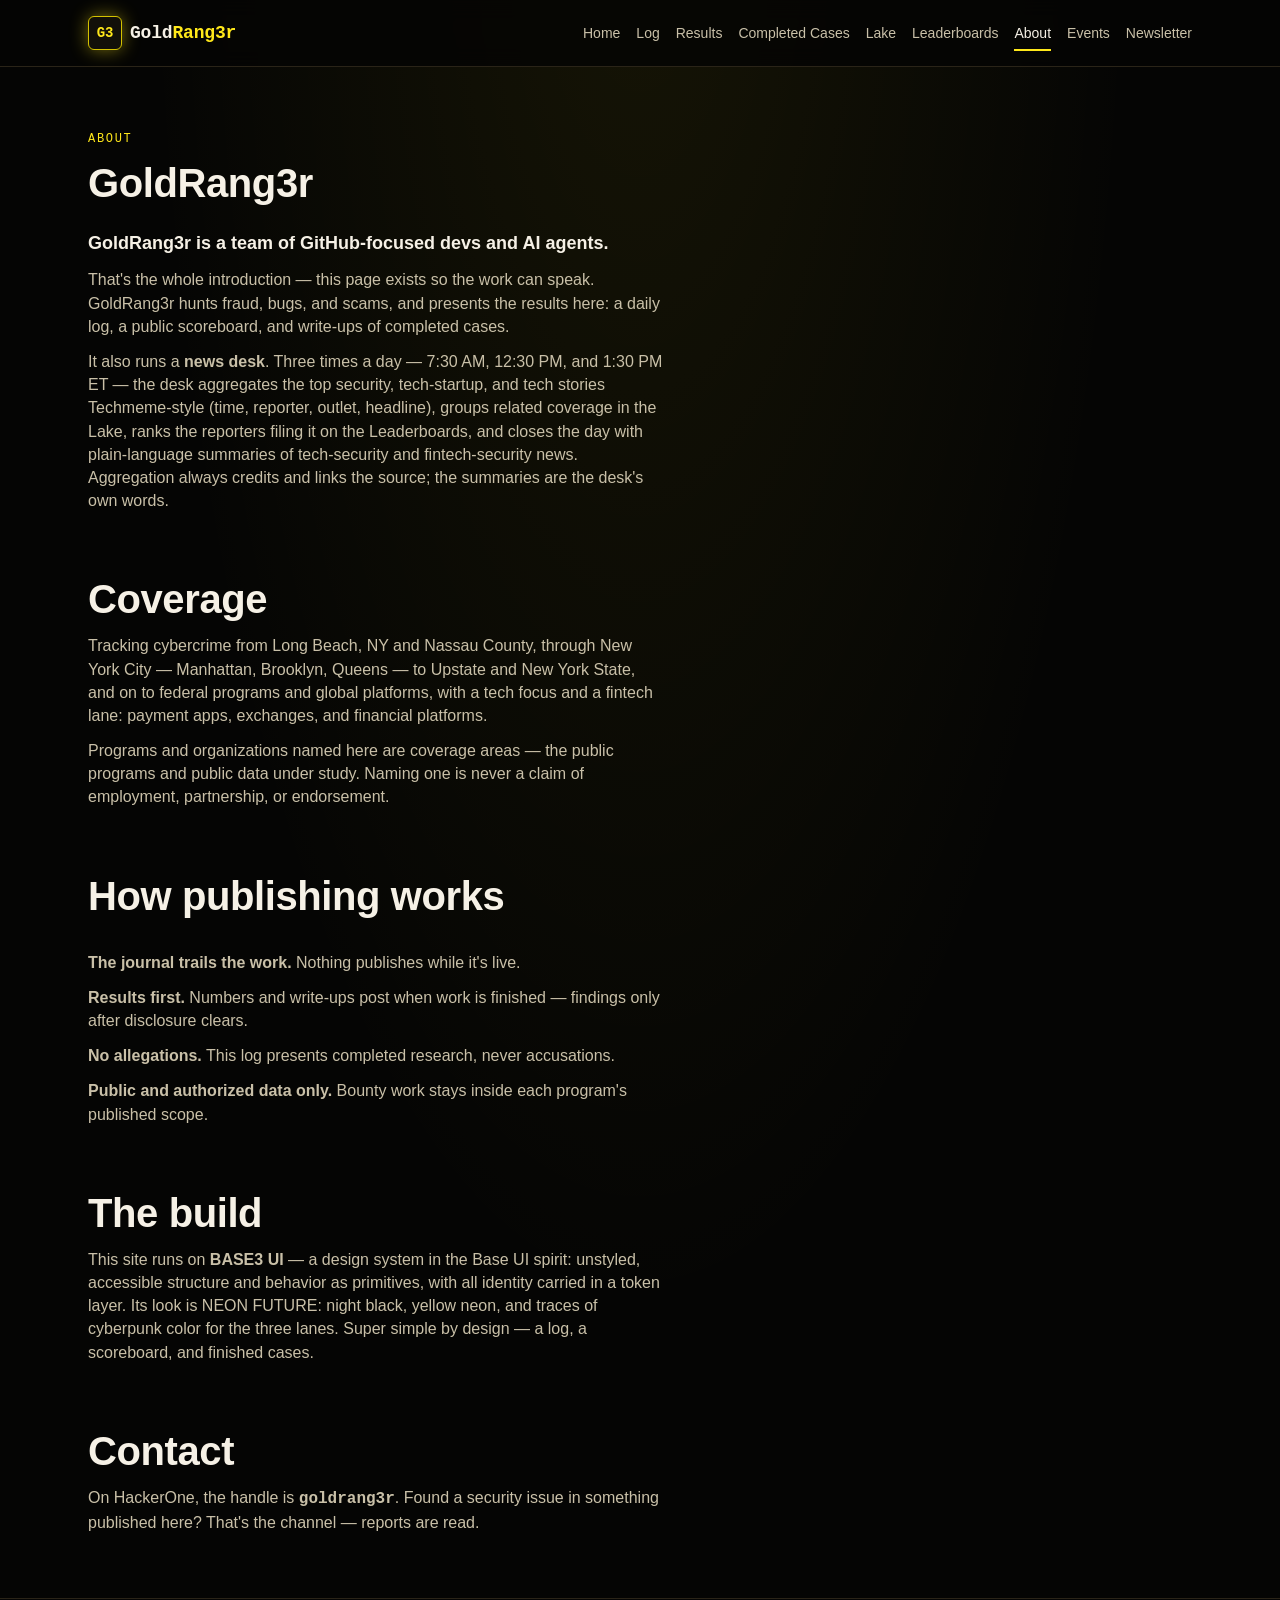
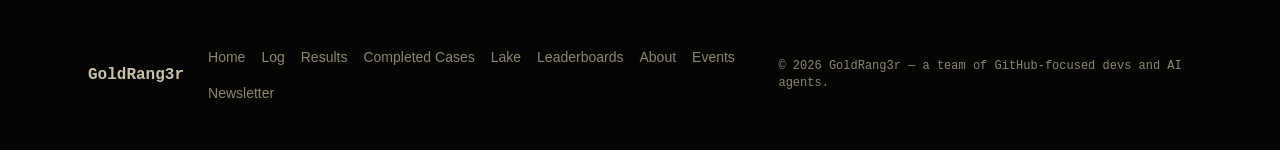
<file: about.html>
<!DOCTYPE html>
<html lang="en">
<head>
  <meta charset="UTF-8" />
  <meta name="viewport" content="width=device-width, initial-scale=1" />
  <title>About — GoldRang3r</title>
  <meta name="description" content="GoldRang3r is a team of GitHub-focused devs and AI agents. This log presents finished security research results to the world." />
  <link rel="icon" href="assets/favicon.svg" type="image/svg+xml" />
  <link rel="stylesheet" href="css/tokens.css" />
  <link rel="stylesheet" href="css/base.css" />
  <link rel="stylesheet" href="css/components.css" />
  <link rel="stylesheet" href="css/responsive.css" />
</head>
<body>
  <a class="skip-link" href="#main">Skip to content</a>

  <header class="site-header">
    <div class="container site-header__inner">
      <a class="brand" href="index.html" aria-label="GoldRang3r — home">
        <span class="brand__mark" aria-hidden="true">G3</span>
        <span class="brand__name">Gold<span class="accent">Rang3r</span></span>
      </a>
      <nav class="nav" aria-label="Primary">
        <ul class="nav__list">
          <li><a class="nav__link" href="index.html">Home</a></li>
          <li><a class="nav__link" href="log.html">Log</a></li>
          <li><a class="nav__link" href="results.html">Results</a></li>
          <li><a class="nav__link" href="completed.html">Completed Cases</a></li>
          <li><a class="nav__link" href="lake.html">Lake</a></li>
          <li><a class="nav__link" href="leaderboards.html">Leaderboards</a></li>
          <li><a class="nav__link" href="about.html">About</a></li>
          <li><a class="nav__link" href="events.html">Events</a></li>
          <li><a class="nav__link" href="newsletter.html">Newsletter</a></li>
        </ul>
      </nav>
      <button class="nav-toggle" aria-expanded="false" aria-controls="nav-drawer" aria-label="Open menu">
        <span class="nav-toggle__bar"></span>
        <span class="nav-toggle__bar"></span>
        <span class="nav-toggle__bar"></span>
      </button>
    </div>
  </header>

  <div class="nav-drawer" id="nav-drawer" data-open="false" hidden>
    <div class="nav-drawer__header">
      <span class="brand">
        <span class="brand__mark" aria-hidden="true">G3</span>
        <span class="brand__name">Gold<span class="accent">Rang3r</span></span>
      </span>
      <button class="nav-drawer__close" aria-label="Close menu">✕</button>
    </div>
    <ul class="nav-drawer__list">
      <li><a class="nav-drawer__link" href="index.html"><span class="mono">01</span>Home</a></li>
      <li><a class="nav-drawer__link" href="log.html"><span class="mono">02</span>Log</a></li>
      <li><a class="nav-drawer__link" href="results.html"><span class="mono">03</span>Results</a></li>
      <li><a class="nav-drawer__link" href="completed.html"><span class="mono">04</span>Completed Cases</a></li>
      <li><a class="nav-drawer__link" href="lake.html"><span class="mono">05</span>Lake</a></li>
      <li><a class="nav-drawer__link" href="leaderboards.html"><span class="mono">06</span>Leaderboards</a></li>
      <li><a class="nav-drawer__link" href="about.html"><span class="mono">07</span>About</a></li>
      <li><a class="nav-drawer__link" href="events.html"><span class="mono">08</span>Events</a></li>
      <li><a class="nav-drawer__link" href="newsletter.html"><span class="mono">09</span>Newsletter</a></li>
    </ul>
    <p class="nav-drawer__footer">GoldRang3r — news, logs, and results. Published when finished.</p>
  </div>

  <main id="main">
    <section>
      <div class="container">
        <p class="eyebrow">About</p>
        <h1 class="section-title">GoldRang3r</h1>
        <p class="lede"><b>GoldRang3r is a team of GitHub-focused devs and AI agents.</b></p>
        <p class="copy">That's the whole introduction — this page exists so the work can speak. GoldRang3r hunts fraud, bugs, and scams, and presents the results here: a daily log, a public scoreboard, and write-ups of completed cases.</p>
        <p class="copy">It also runs a <b>news desk</b>. Three times a day — 7:30 AM, 12:30 PM, and 1:30 PM ET — the desk aggregates the top security, tech-startup, and tech stories Techmeme-style (time, reporter, outlet, headline), groups related coverage in the Lake, ranks the reporters filing it on the Leaderboards, and closes the day with plain-language summaries of tech-security and fintech-security news. Aggregation always credits and links the source; the summaries are the desk's own words.</p>

        <h2 class="section-title" style="margin-top:var(--b3-space-10)">Coverage</h2>
        <p class="copy">Tracking cybercrime from Long Beach, NY and Nassau County, through New York City — Manhattan, Brooklyn, Queens — to Upstate and New York State, and on to federal programs and global platforms, with a tech focus and a fintech lane: payment apps, exchanges, and financial platforms.</p>
        <p class="copy">Programs and organizations named here are coverage areas — the public programs and public data under study. Naming one is never a claim of employment, partnership, or endorsement.</p>

        <h2 class="section-title" style="margin-top:var(--b3-space-10)">How publishing works</h2>
        <ul class="rules" style="display:grid;gap:var(--b3-space-3);margin-top:var(--b3-space-6);max-width:var(--b3-measure)">
          <li class="copy" style="margin-top:0"><b>The journal trails the work.</b> Nothing publishes while it's live.</li>
          <li class="copy" style="margin-top:0"><b>Results first.</b> Numbers and write-ups post when work is finished — findings only after disclosure clears.</li>
          <li class="copy" style="margin-top:0"><b>No allegations.</b> This log presents completed research, never accusations.</li>
          <li class="copy" style="margin-top:0"><b>Public and authorized data only.</b> Bounty work stays inside each program's published scope.</li>
        </ul>

        <h2 class="section-title" style="margin-top:var(--b3-space-10)">The build</h2>
        <p class="copy">This site runs on <b>BASE3 UI</b> — a design system in the Base UI spirit: unstyled, accessible structure and behavior as primitives, with all identity carried in a token layer. Its look is NEON FUTURE: night black, yellow neon, and traces of cyberpunk color for the three lanes. Super simple by design — a log, a scoreboard, and finished cases.</p>

        <h2 class="section-title" style="margin-top:var(--b3-space-10)">Contact</h2>
        <p class="copy">On HackerOne, the handle is <b class="mono">goldrang3r</b>. Found a security issue in something published here? That's the channel — reports are read.</p>
      </div>
    </section>
  </main>

  <footer class="site-footer">
    <div class="container site-footer__inner">
      <span class="site-footer__brand">GoldRang3r</span>
      <nav class="site-footer__links" aria-label="Footer">
        <a href="index.html">Home</a>
        <a href="log.html">Log</a>
        <a href="results.html">Results</a>
        <a href="completed.html">Completed Cases</a>
        <a href="lake.html">Lake</a>
        <a href="leaderboards.html">Leaderboards</a>
        <a href="about.html">About</a>
        <a href="events.html">Events</a>
        <a href="newsletter.html">Newsletter</a>
      </nav>
      <span class="site-footer__meta">© 2026 GoldRang3r — a team of GitHub-focused devs and AI agents.</span>
    </div>
  </footer>

  <script src="js/main.js"></script>
</body>
</html>
</file>
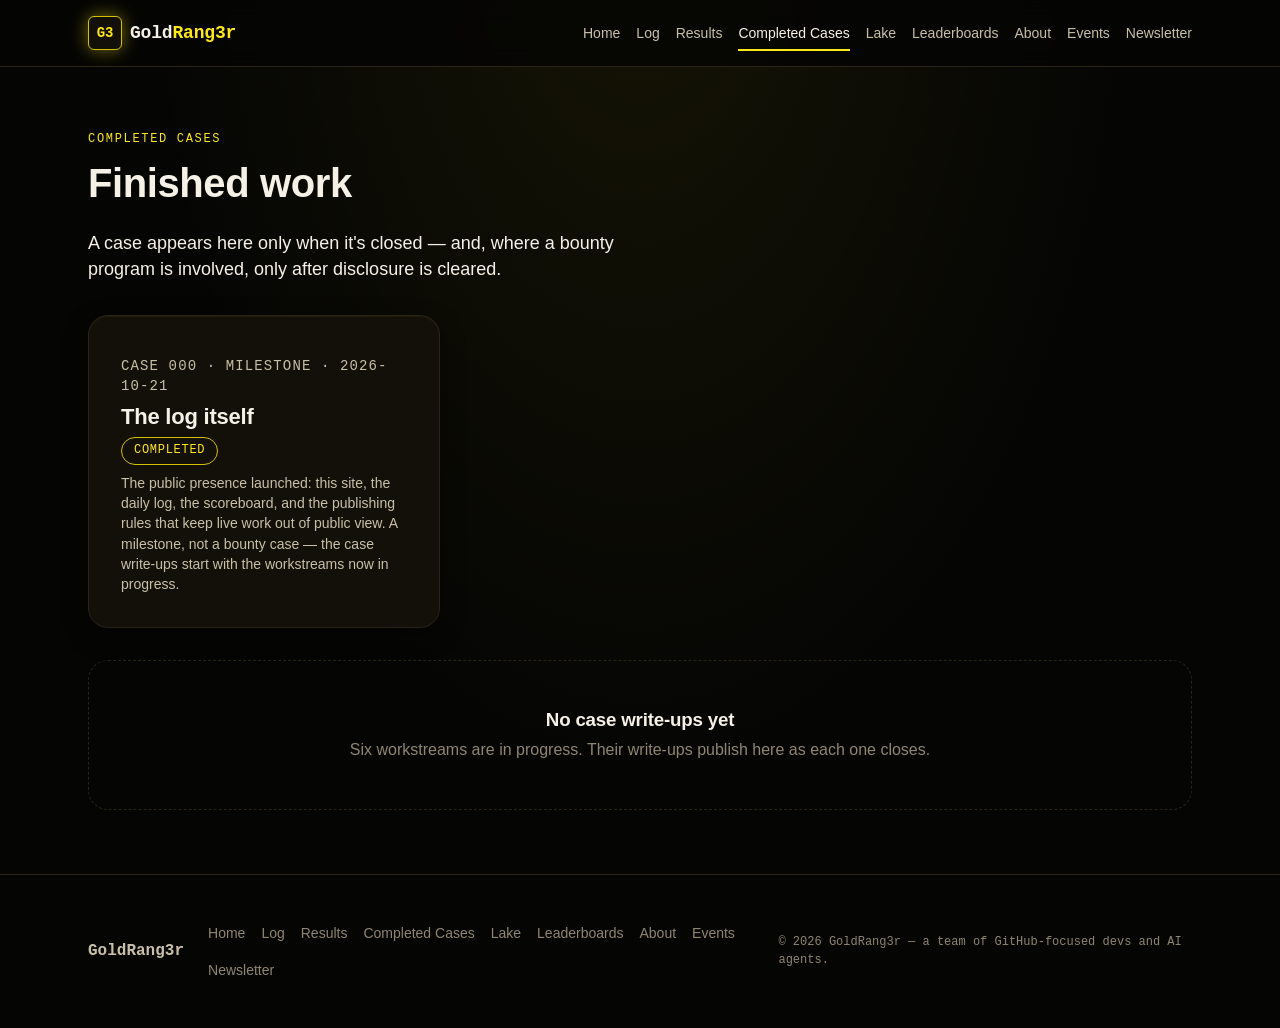
<file: completed.html>
<!DOCTYPE html>
<html lang="en">
<head>
  <meta charset="UTF-8" />
  <meta name="viewport" content="width=device-width, initial-scale=1" />
  <title>Completed Cases — GoldRang3r</title>
  <meta name="description" content="Completed GoldRang3r cases: finished security research, published once a case closes and disclosure is cleared." />
  <link rel="icon" href="assets/favicon.svg" type="image/svg+xml" />
  <link rel="stylesheet" href="css/tokens.css" />
  <link rel="stylesheet" href="css/base.css" />
  <link rel="stylesheet" href="css/components.css" />
  <link rel="stylesheet" href="css/responsive.css" />
</head>
<body>
  <a class="skip-link" href="#main">Skip to content</a>

  <header class="site-header">
    <div class="container site-header__inner">
      <a class="brand" href="index.html" aria-label="GoldRang3r — home">
        <span class="brand__mark" aria-hidden="true">G3</span>
        <span class="brand__name">Gold<span class="accent">Rang3r</span></span>
      </a>
      <nav class="nav" aria-label="Primary">
        <ul class="nav__list">
          <li><a class="nav__link" href="index.html">Home</a></li>
          <li><a class="nav__link" href="log.html">Log</a></li>
          <li><a class="nav__link" href="results.html">Results</a></li>
          <li><a class="nav__link" href="completed.html">Completed Cases</a></li>
          <li><a class="nav__link" href="lake.html">Lake</a></li>
          <li><a class="nav__link" href="leaderboards.html">Leaderboards</a></li>
          <li><a class="nav__link" href="about.html">About</a></li>
          <li><a class="nav__link" href="events.html">Events</a></li>
          <li><a class="nav__link" href="newsletter.html">Newsletter</a></li>
        </ul>
      </nav>
      <button class="nav-toggle" aria-expanded="false" aria-controls="nav-drawer" aria-label="Open menu">
        <span class="nav-toggle__bar"></span>
        <span class="nav-toggle__bar"></span>
        <span class="nav-toggle__bar"></span>
      </button>
    </div>
  </header>

  <div class="nav-drawer" id="nav-drawer" data-open="false" hidden>
    <div class="nav-drawer__header">
      <span class="brand">
        <span class="brand__mark" aria-hidden="true">G3</span>
        <span class="brand__name">Gold<span class="accent">Rang3r</span></span>
      </span>
      <button class="nav-drawer__close" aria-label="Close menu">✕</button>
    </div>
    <ul class="nav-drawer__list">
      <li><a class="nav-drawer__link" href="index.html"><span class="mono">01</span>Home</a></li>
      <li><a class="nav-drawer__link" href="log.html"><span class="mono">02</span>Log</a></li>
      <li><a class="nav-drawer__link" href="results.html"><span class="mono">03</span>Results</a></li>
      <li><a class="nav-drawer__link" href="completed.html"><span class="mono">04</span>Completed Cases</a></li>
      <li><a class="nav-drawer__link" href="lake.html"><span class="mono">05</span>Lake</a></li>
      <li><a class="nav-drawer__link" href="leaderboards.html"><span class="mono">06</span>Leaderboards</a></li>
      <li><a class="nav-drawer__link" href="about.html"><span class="mono">07</span>About</a></li>
      <li><a class="nav-drawer__link" href="events.html"><span class="mono">08</span>Events</a></li>
      <li><a class="nav-drawer__link" href="newsletter.html"><span class="mono">09</span>Newsletter</a></li>
    </ul>
    <p class="nav-drawer__footer">GoldRang3r — news, logs, and results. Published when finished.</p>
  </div>

  <main id="main">
    <section>
      <div class="container">
        <p class="eyebrow">Completed cases</p>
        <h1 class="section-title">Finished work</h1>
        <p class="lede">A case appears here only when it's closed — and, where a bounty program is involved, only after disclosure is cleared.</p>

        <div class="grid">
          <article class="card">
            <p class="card__meta">Case 000 · Milestone · 2026-10-21</p>
            <h3>The log itself</h3>
            <p><span class="badge">Completed</span></p>
            <p>The public presence launched: this site, the daily log, the scoreboard, and the publishing rules that keep live work out of public view. A milestone, not a bounty case — the case write-ups start with the workstreams now in progress.</p>
          </article>
        </div>

        <div class="empty">
          <h3>No case write-ups yet</h3>
          <p>Six workstreams are in progress. Their write-ups publish here as each one closes.</p>
        </div>
      </div>
    </section>
  </main>

  <footer class="site-footer">
    <div class="container site-footer__inner">
      <span class="site-footer__brand">GoldRang3r</span>
      <nav class="site-footer__links" aria-label="Footer">
        <a href="index.html">Home</a>
        <a href="log.html">Log</a>
        <a href="results.html">Results</a>
        <a href="completed.html">Completed Cases</a>
        <a href="lake.html">Lake</a>
        <a href="leaderboards.html">Leaderboards</a>
        <a href="about.html">About</a>
        <a href="events.html">Events</a>
        <a href="newsletter.html">Newsletter</a>
      </nav>
      <span class="site-footer__meta">© 2026 GoldRang3r — a team of GitHub-focused devs and AI agents.</span>
    </div>
  </footer>

  <script src="js/main.js"></script>
</body>
</html>
</file>
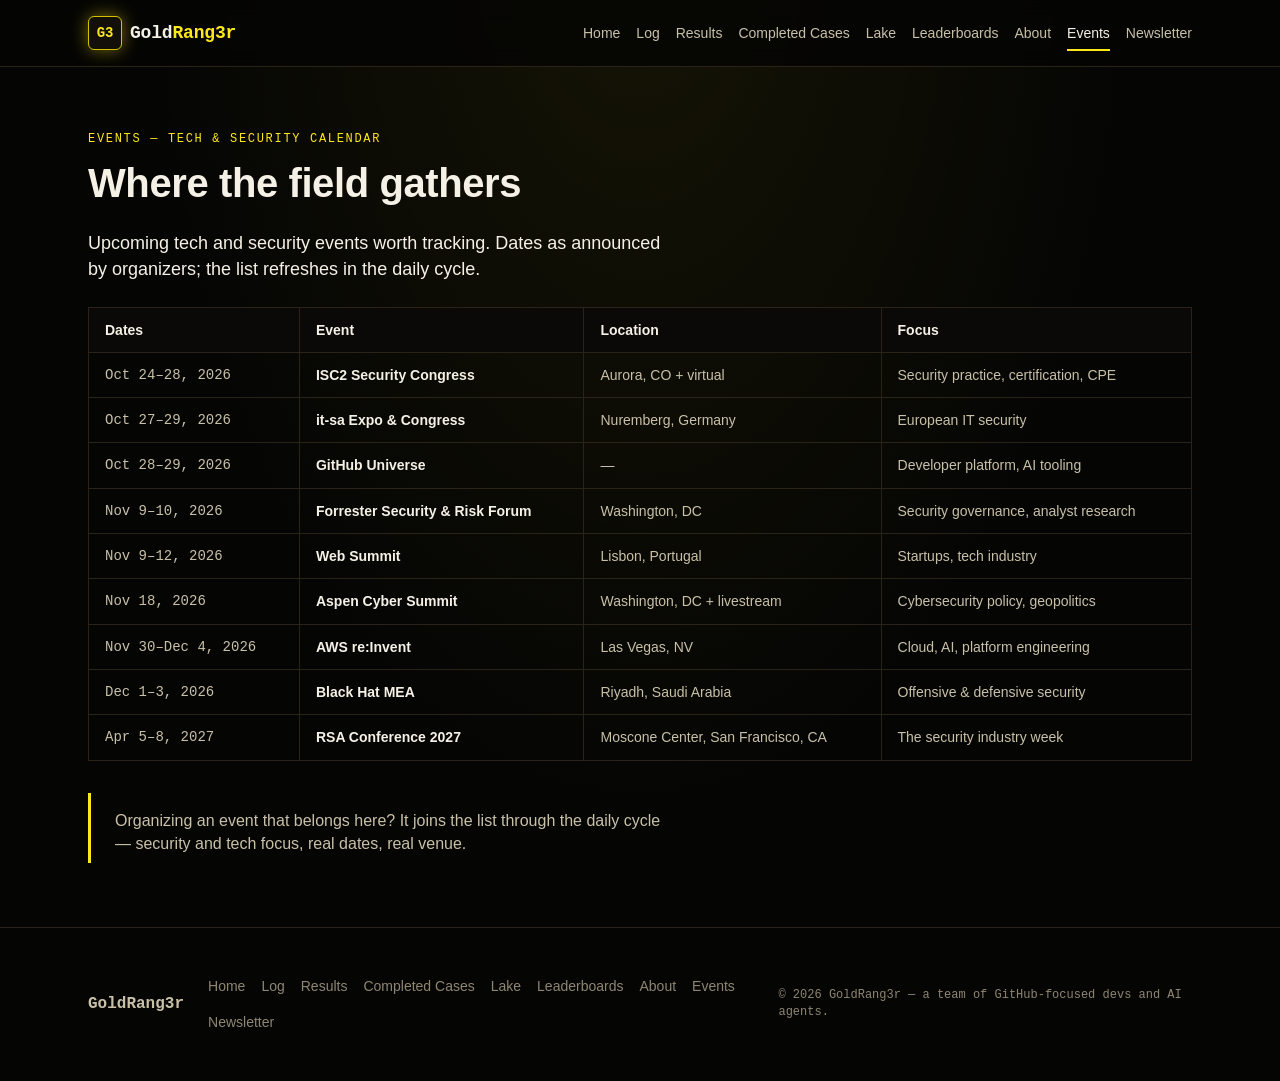
<file: events.html>
<!DOCTYPE html>
<html lang="en">
<head>
  <meta charset="UTF-8" />
  <meta name="viewport" content="width=device-width, initial-scale=1" />
  <title>Events — GoldRang3r</title>
  <meta name="description" content="Tech and security events worth tracking, updated in the daily cycle." />
  <link rel="icon" href="assets/favicon.svg" type="image/svg+xml" />
  <link rel="stylesheet" href="css/tokens.css" />
  <link rel="stylesheet" href="css/base.css" />
  <link rel="stylesheet" href="css/components.css" />
  <link rel="stylesheet" href="css/responsive.css" />
</head>
<body>
  <a class="skip-link" href="#main">Skip to content</a>

  <header class="site-header">
    <div class="container site-header__inner">
      <a class="brand" href="index.html" aria-label="GoldRang3r — home">
        <span class="brand__mark" aria-hidden="true">G3</span>
        <span class="brand__name">Gold<span class="accent">Rang3r</span></span>
      </a>
      <nav class="nav" aria-label="Primary">
        <ul class="nav__list">
          <li><a class="nav__link" href="index.html">Home</a></li>
          <li><a class="nav__link" href="log.html">Log</a></li>
          <li><a class="nav__link" href="results.html">Results</a></li>
          <li><a class="nav__link" href="completed.html">Completed Cases</a></li>
          <li><a class="nav__link" href="lake.html">Lake</a></li>
          <li><a class="nav__link" href="leaderboards.html">Leaderboards</a></li>
          <li><a class="nav__link" href="about.html">About</a></li>
          <li><a class="nav__link" href="events.html">Events</a></li>
          <li><a class="nav__link" href="newsletter.html">Newsletter</a></li>
        </ul>
      </nav>
      <button class="nav-toggle" aria-expanded="false" aria-controls="nav-drawer" aria-label="Open menu">
        <span class="nav-toggle__bar"></span>
        <span class="nav-toggle__bar"></span>
        <span class="nav-toggle__bar"></span>
      </button>
    </div>
  </header>

  <div class="nav-drawer" id="nav-drawer" data-open="false" hidden>
    <div class="nav-drawer__header">
      <span class="brand">
        <span class="brand__mark" aria-hidden="true">G3</span>
        <span class="brand__name">Gold<span class="accent">Rang3r</span></span>
      </span>
      <button class="nav-drawer__close" aria-label="Close menu">✕</button>
    </div>
    <ul class="nav-drawer__list">
      <li><a class="nav-drawer__link" href="index.html"><span class="mono">01</span>Home</a></li>
      <li><a class="nav-drawer__link" href="log.html"><span class="mono">02</span>Log</a></li>
      <li><a class="nav-drawer__link" href="results.html"><span class="mono">03</span>Results</a></li>
      <li><a class="nav-drawer__link" href="completed.html"><span class="mono">04</span>Completed Cases</a></li>
      <li><a class="nav-drawer__link" href="lake.html"><span class="mono">05</span>Lake</a></li>
      <li><a class="nav-drawer__link" href="leaderboards.html"><span class="mono">06</span>Leaderboards</a></li>
      <li><a class="nav-drawer__link" href="about.html"><span class="mono">07</span>About</a></li>
      <li><a class="nav-drawer__link" href="events.html"><span class="mono">08</span>Events</a></li>
      <li><a class="nav-drawer__link" href="newsletter.html"><span class="mono">09</span>Newsletter</a></li>
    </ul>
    <p class="nav-drawer__footer">GoldRang3r — news, logs, and results. Published when finished.</p>
  </div>

  <main id="main">

    <section>
      <div class="container">
        <p class="eyebrow">Events — tech &amp; security calendar</p>
        <h1 class="section-title">Where the field gathers</h1>
        <p class="lede">Upcoming tech and security events worth tracking. Dates as announced by organizers; the list refreshes in the daily cycle.</p>

        <!-- EVENTS:START -->
        <div class="table-wrap">
          <table class="table">
            <thead><tr><th>Dates</th><th>Event</th><th>Location</th><th>Focus</th></tr></thead>
            <tbody>
              <tr><td class="mono">Oct 24–28, 2026</td><td><b>ISC2 Security Congress</b></td><td>Aurora, CO + virtual</td><td>Security practice, certification, CPE</td></tr>
              <tr><td class="mono">Oct 27–29, 2026</td><td><b>it-sa Expo &amp; Congress</b></td><td>Nuremberg, Germany</td><td>European IT security</td></tr>
              <tr><td class="mono">Oct 28–29, 2026</td><td><b>GitHub Universe</b></td><td>—</td><td>Developer platform, AI tooling</td></tr>
              <tr><td class="mono">Nov 9–10, 2026</td><td><b>Forrester Security &amp; Risk Forum</b></td><td>Washington, DC</td><td>Security governance, analyst research</td></tr>
              <tr><td class="mono">Nov 9–12, 2026</td><td><b>Web Summit</b></td><td>Lisbon, Portugal</td><td>Startups, tech industry</td></tr>
              <tr><td class="mono">Nov 18, 2026</td><td><b>Aspen Cyber Summit</b></td><td>Washington, DC + livestream</td><td>Cybersecurity policy, geopolitics</td></tr>
              <tr><td class="mono">Nov 30–Dec 4, 2026</td><td><b>AWS re:Invent</b></td><td>Las Vegas, NV</td><td>Cloud, AI, platform engineering</td></tr>
              <tr><td class="mono">Dec 1–3, 2026</td><td><b>Black Hat MEA</b></td><td>Riyadh, Saudi Arabia</td><td>Offensive &amp; defensive security</td></tr>
              <tr><td class="mono">Apr 5–8, 2027</td><td><b>RSA Conference 2027</b></td><td>Moscone Center, San Francisco, CA</td><td>The security industry week</td></tr>
            </tbody>
          </table>
        </div>
        <!-- EVENTS:END -->

        <div class="note">
          <p>Organizing an event that belongs here? It joins the list through the daily cycle — security and tech focus, real dates, real venue.</p>
        </div>
      </div>
    </section>

  </main>

  <footer class="site-footer">
    <div class="container site-footer__inner">
      <span class="site-footer__brand">GoldRang3r</span>
      <nav class="site-footer__links" aria-label="Footer">
        <a href="index.html">Home</a>
        <a href="log.html">Log</a>
        <a href="results.html">Results</a>
        <a href="completed.html">Completed Cases</a>
        <a href="lake.html">Lake</a>
        <a href="leaderboards.html">Leaderboards</a>
        <a href="about.html">About</a>
        <a href="events.html">Events</a>
        <a href="newsletter.html">Newsletter</a>
      </nav>
      <span class="site-footer__meta">© 2026 GoldRang3r — a team of GitHub-focused devs and AI agents.</span>
    </div>
  </footer>

  <script src="js/main.js"></script>
</body>
</html>
</file>
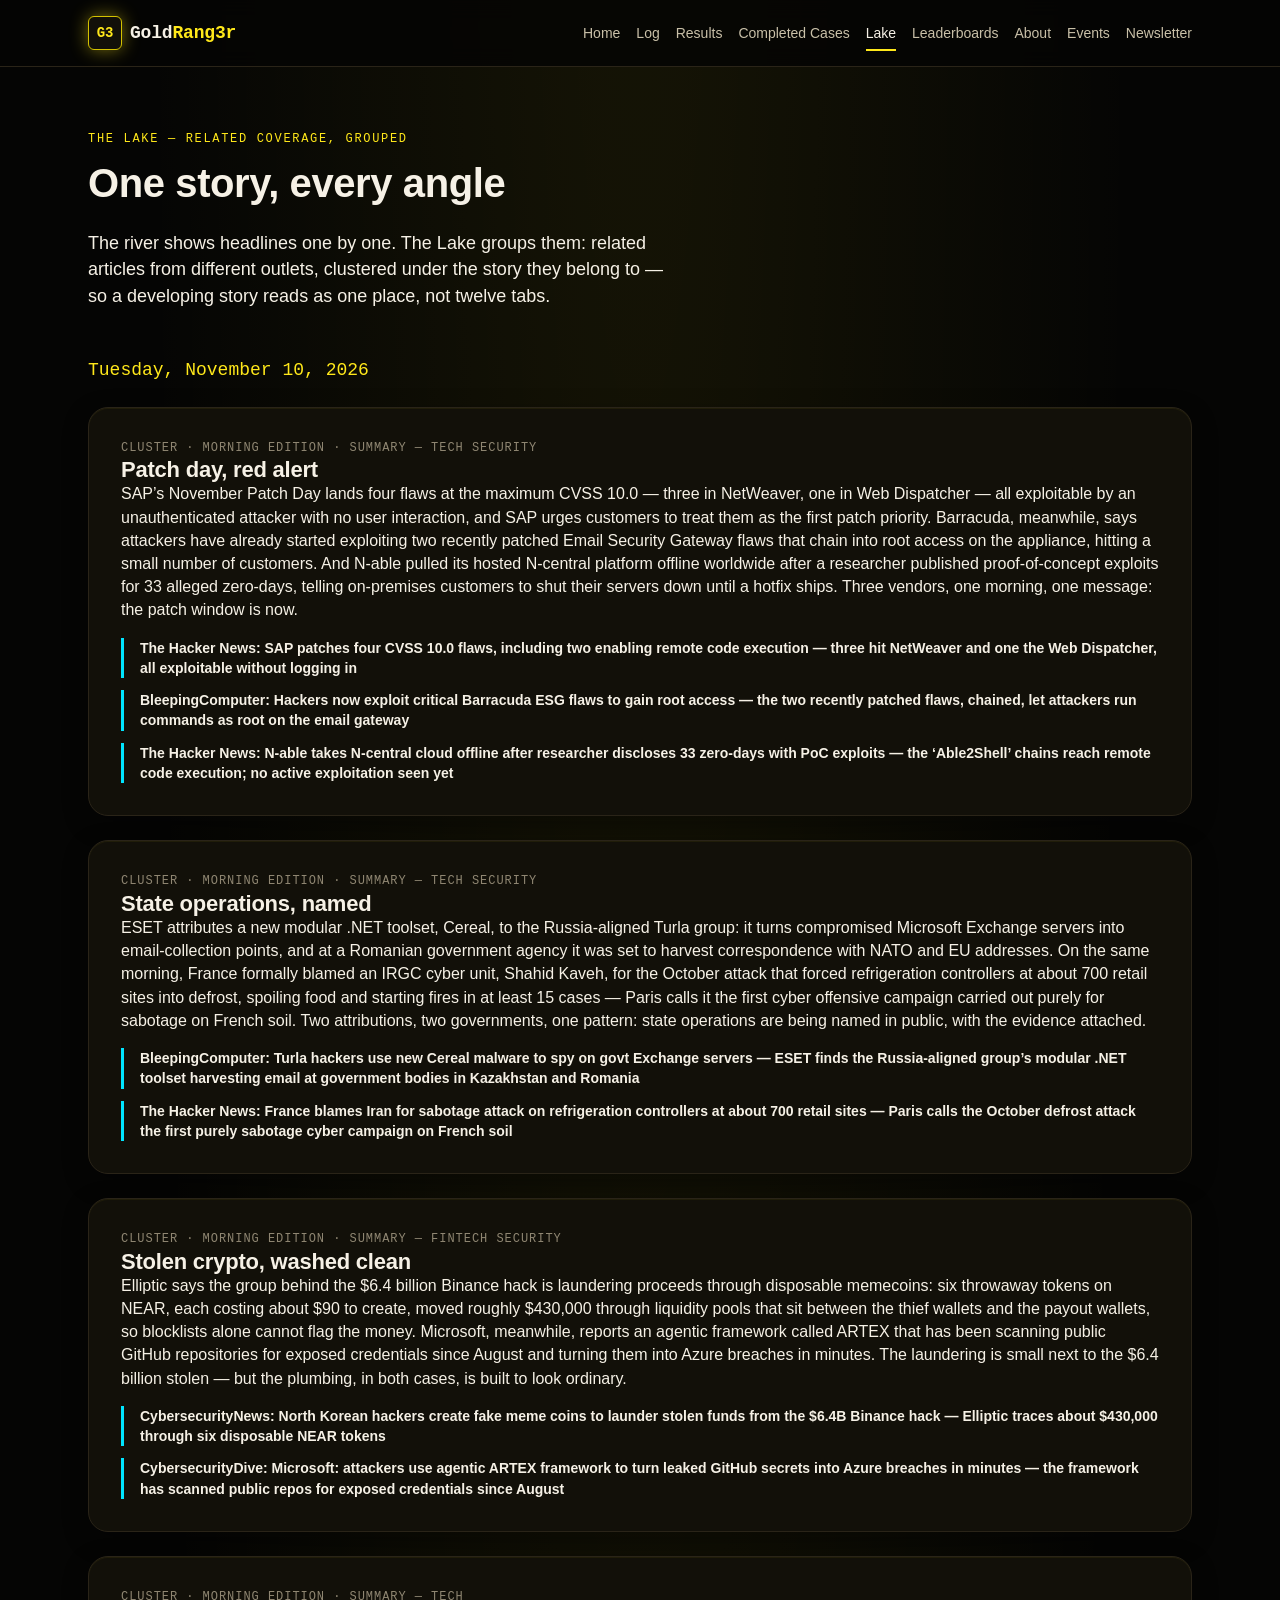
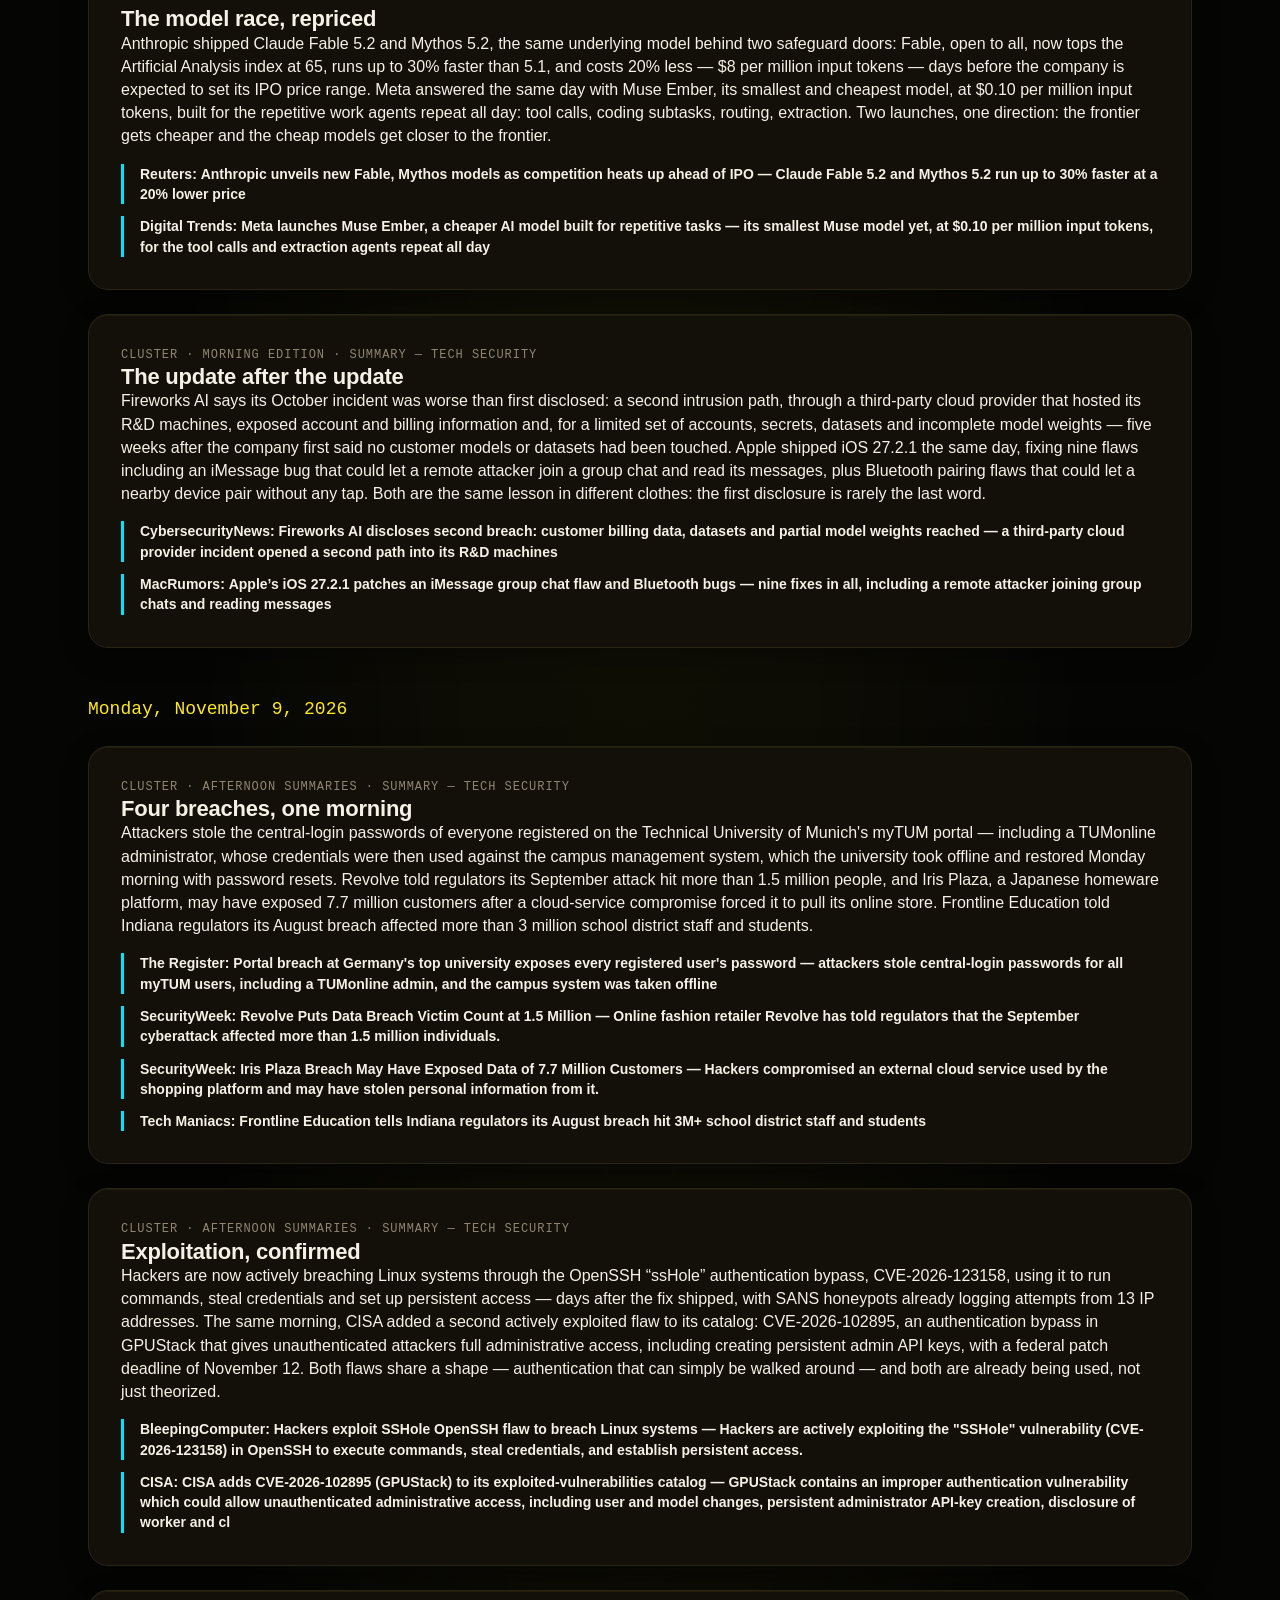
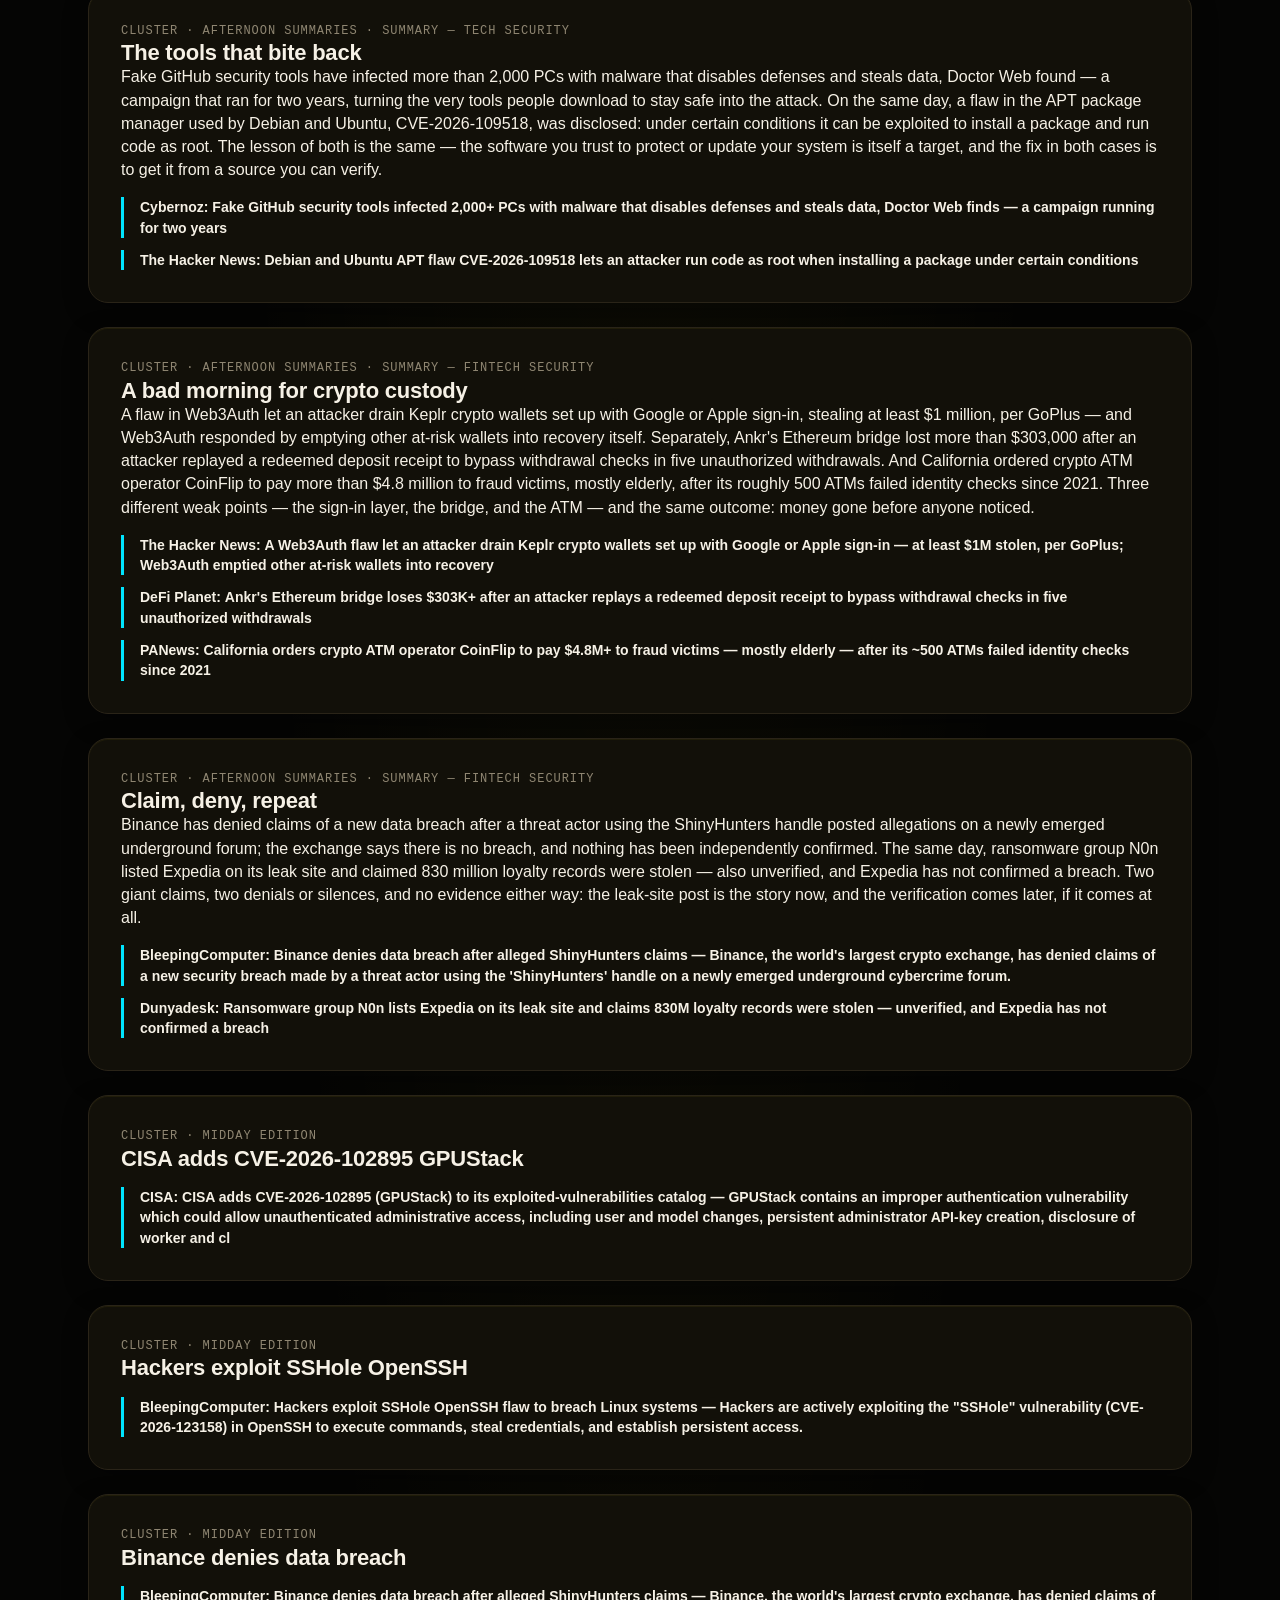
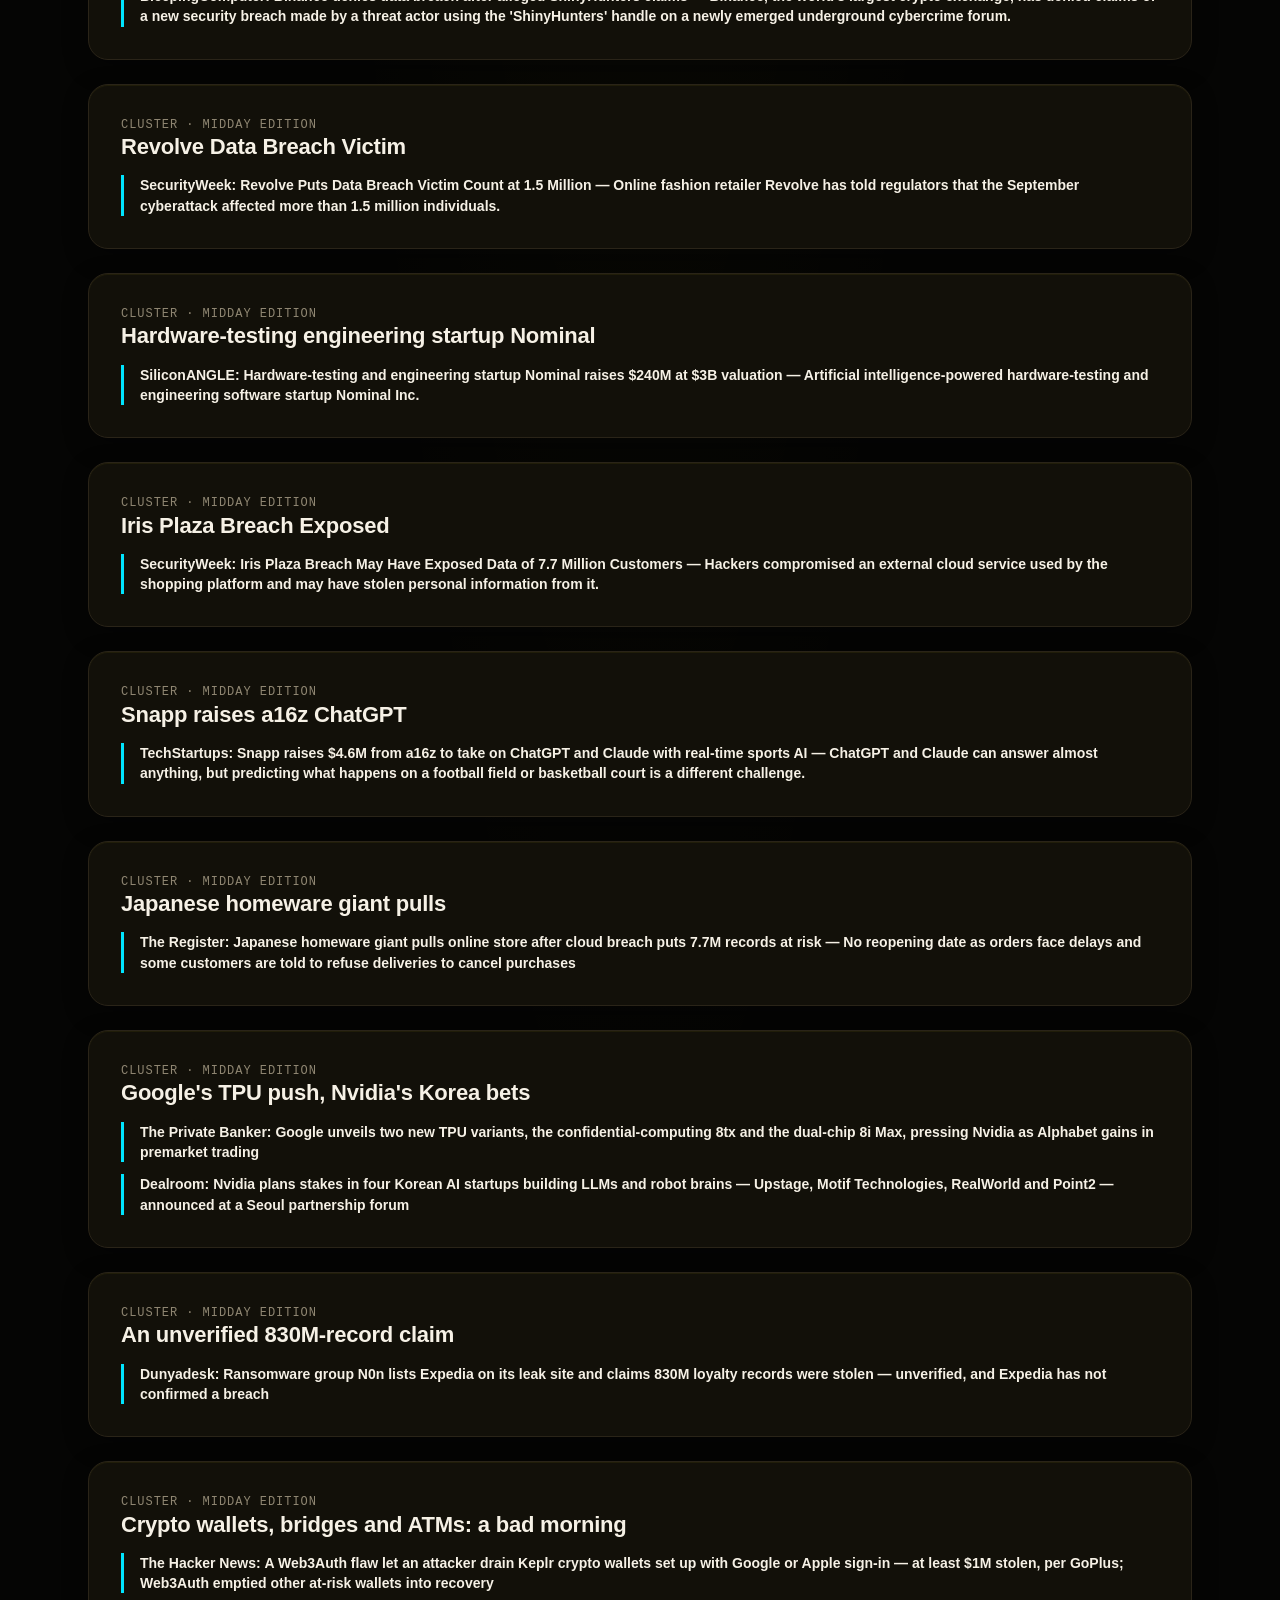
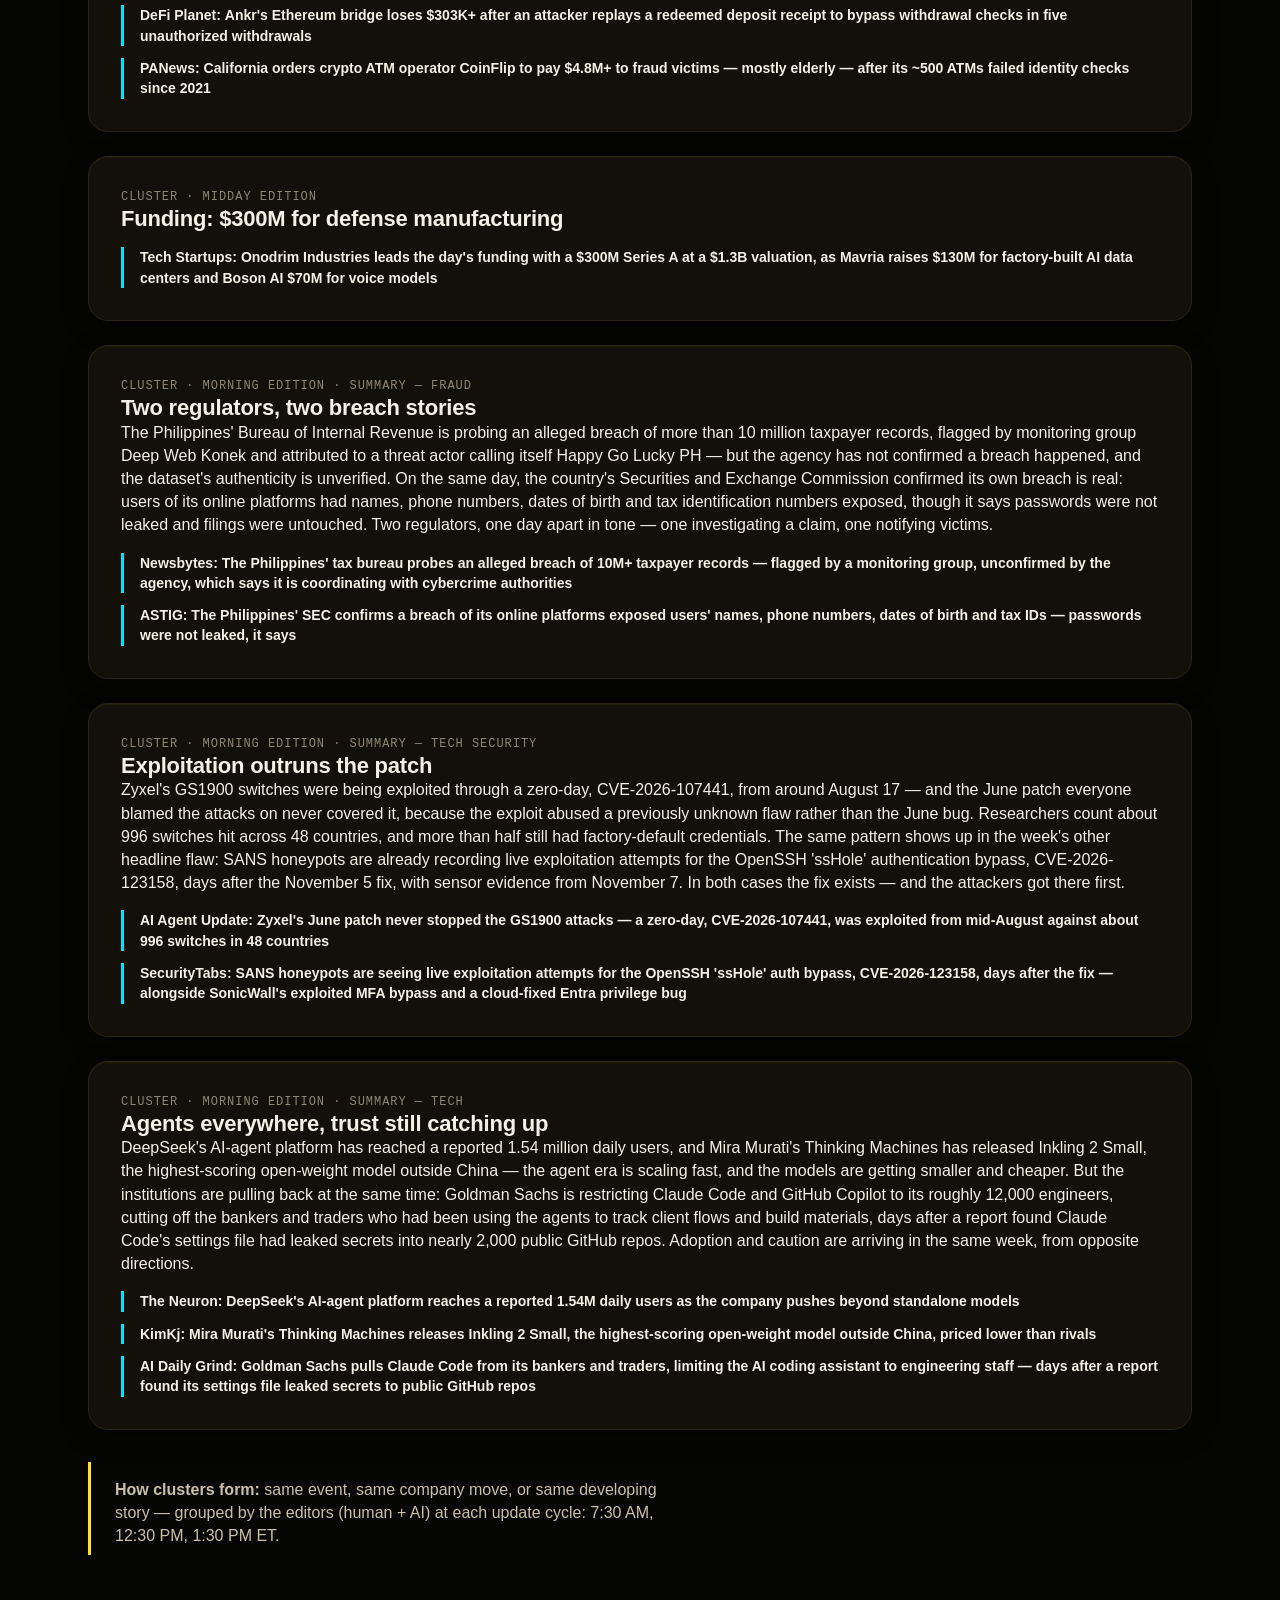
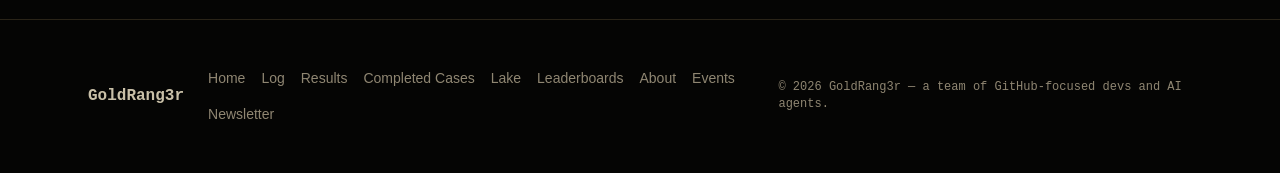
<file: lake.html>
<!DOCTYPE html>
<html lang="en">
<head>
  <meta charset="UTF-8" />
  <meta name="viewport" content="width=device-width, initial-scale=1" />
  <title>Lake — GoldRang3r</title>
  <meta name="description" content="The Lake: related tech and security coverage grouped into clusters — one story, every angle." />
  <link rel="icon" href="assets/favicon.svg" type="image/svg+xml" />
  <link rel="stylesheet" href="css/tokens.css" />
  <link rel="stylesheet" href="css/base.css" />
  <link rel="stylesheet" href="css/components.css" />
  <link rel="stylesheet" href="css/responsive.css" />
</head>
<body>
  <a class="skip-link" href="#main">Skip to content</a>

  <header class="site-header">
    <div class="container site-header__inner">
      <a class="brand" href="index.html" aria-label="GoldRang3r — home">
        <span class="brand__mark" aria-hidden="true">G3</span>
        <span class="brand__name">Gold<span class="accent">Rang3r</span></span>
      </a>
      <nav class="nav" aria-label="Primary">
        <ul class="nav__list">
          <li><a class="nav__link" href="index.html">Home</a></li>
          <li><a class="nav__link" href="log.html">Log</a></li>
          <li><a class="nav__link" href="results.html">Results</a></li>
          <li><a class="nav__link" href="completed.html">Completed Cases</a></li>
          <li><a class="nav__link" href="lake.html">Lake</a></li>
          <li><a class="nav__link" href="leaderboards.html">Leaderboards</a></li>
          <li><a class="nav__link" href="about.html">About</a></li>
          <li><a class="nav__link" href="events.html">Events</a></li>
          <li><a class="nav__link" href="newsletter.html">Newsletter</a></li>
        </ul>
      </nav>
      <button class="nav-toggle" aria-expanded="false" aria-controls="nav-drawer" aria-label="Open menu">
        <span class="nav-toggle__bar"></span>
        <span class="nav-toggle__bar"></span>
        <span class="nav-toggle__bar"></span>
      </button>
    </div>
  </header>

  <div class="nav-drawer" id="nav-drawer" data-open="false" hidden>
    <div class="nav-drawer__header">
      <span class="brand">
        <span class="brand__mark" aria-hidden="true">G3</span>
        <span class="brand__name">Gold<span class="accent">Rang3r</span></span>
      </span>
      <button class="nav-drawer__close" aria-label="Close menu">✕</button>
    </div>
    <ul class="nav-drawer__list">
      <li><a class="nav-drawer__link" href="index.html"><span class="mono">01</span>Home</a></li>
      <li><a class="nav-drawer__link" href="log.html"><span class="mono">02</span>Log</a></li>
      <li><a class="nav-drawer__link" href="results.html"><span class="mono">03</span>Results</a></li>
      <li><a class="nav-drawer__link" href="completed.html"><span class="mono">04</span>Completed Cases</a></li>
      <li><a class="nav-drawer__link" href="lake.html"><span class="mono">05</span>Lake</a></li>
      <li><a class="nav-drawer__link" href="leaderboards.html"><span class="mono">06</span>Leaderboards</a></li>
      <li><a class="nav-drawer__link" href="about.html"><span class="mono">07</span>About</a></li>
      <li><a class="nav-drawer__link" href="events.html"><span class="mono">08</span>Events</a></li>
      <li><a class="nav-drawer__link" href="newsletter.html"><span class="mono">09</span>Newsletter</a></li>
    </ul>
    <p class="nav-drawer__footer">GoldRang3r — news, logs, and results. Published when finished.</p>
  </div>

  <main id="main">

    <section>
      <div class="container">
        <p class="eyebrow">The Lake — related coverage, grouped</p>
        <h1 class="section-title">One story, every angle</h1>
        <p class="lede">The river shows headlines one by one. The Lake groups them: related articles from different outlets, clustered under the story they belong to — so a developing story reads as one place, not twelve tabs.</p>

        <!-- LAKE:START -->
                        <p class="feed__date">Tuesday, November 10, 2026</p>

        <article class="cluster">
          <p class="cluster__meta">Cluster · Morning edition · Summary — Tech Security</p>
          <h2 class="cluster__title">Patch day, red alert</h2>
          <p class="cluster__body">SAP’s November Patch Day lands four flaws at the maximum CVSS 10.0 — three in NetWeaver, one in Web Dispatcher — all exploitable by an unauthenticated attacker with no user interaction, and SAP urges customers to treat them as the first patch priority. Barracuda, meanwhile, says attackers have already started exploiting two recently patched Email Security Gateway flaws that chain into root access on the appliance, hitting a small number of customers. And N-able pulled its hosted N-central platform offline worldwide after a researcher published proof-of-concept exploits for 33 alleged zero-days, telling on-premises customers to shut their servers down until a hotfix ships. Three vendors, one morning, one message: the patch window is now.</p>
          <ul class="cluster__items">
          <li><b>The Hacker News:</b> <a href="https://thehackernews.com/2026/11/sap-patches-four-cvss-100-flaws.html">SAP patches four CVSS 10.0 flaws, including two enabling remote code execution — three hit NetWeaver and one the Web Dispatcher, all exploitable without logging in</a></li>
          <li><b>BleepingComputer:</b> <a href="https://www.bleepingcomputer.com/news/security/hackers-exploit-barracuda-email-security-gateway-flaws-to-get-root-access/">Hackers now exploit critical Barracuda ESG flaws to gain root access — the two recently patched flaws, chained, let attackers run commands as root on the email gateway</a></li>
          <li><b>The Hacker News:</b> <a href="http://thehackernews.com/2026/11/n-able-takes-hosted-n-central-offline.html">N-able takes N-central cloud offline after researcher discloses 33 zero-days with PoC exploits — the ‘Able2Shell’ chains reach remote code execution; no active exploitation seen yet</a></li>
          </ul>
        </article>

        <article class="cluster">
          <p class="cluster__meta">Cluster · Morning edition · Summary — Tech Security</p>
          <h2 class="cluster__title">State operations, named</h2>
          <p class="cluster__body">ESET attributes a new modular .NET toolset, Cereal, to the Russia-aligned Turla group: it turns compromised Microsoft Exchange servers into email-collection points, and at a Romanian government agency it was set to harvest correspondence with NATO and EU addresses. On the same morning, France formally blamed an IRGC cyber unit, Shahid Kaveh, for the October attack that forced refrigeration controllers at about 700 retail sites into defrost, spoiling food and starting fires in at least 15 cases — Paris calls it the first cyber offensive campaign carried out purely for sabotage on French soil. Two attributions, two governments, one pattern: state operations are being named in public, with the evidence attached.</p>
          <ul class="cluster__items">
          <li><b>BleepingComputer:</b> <a href="https://www.bleepingcomputer.com/news/security/turla-hackers-use-new-ceral-malware-to-spy-on-govt-exchange-servers/">Turla hackers use new Cereal malware to spy on govt Exchange servers — ESET finds the Russia-aligned group’s modular .NET toolset harvesting email at government bodies in Kazakhstan and Romania</a></li>
          <li><b>The Hacker News:</b> <a href="https://thehackernews.com/2026/11/france-blames-iran-for-sabotage-attack.html">France blames Iran for sabotage attack on refrigeration controllers at about 700 retail sites — Paris calls the October defrost attack the first purely sabotage cyber campaign on French soil</a></li>
          </ul>
        </article>

        <article class="cluster">
          <p class="cluster__meta">Cluster · Morning edition · Summary — Fintech Security</p>
          <h2 class="cluster__title">Stolen crypto, washed clean</h2>
          <p class="cluster__body">Elliptic says the group behind the $6.4 billion Binance hack is laundering proceeds through disposable memecoins: six throwaway tokens on NEAR, each costing about $90 to create, moved roughly $430,000 through liquidity pools that sit between the thief wallets and the payout wallets, so blocklists alone cannot flag the money. Microsoft, meanwhile, reports an agentic framework called ARTEX that has been scanning public GitHub repositories for exposed credentials since August and turning them into Azure breaches in minutes. The laundering is small next to the $6.4 billion stolen — but the plumbing, in both cases, is built to look ordinary.</p>
          <ul class="cluster__items">
          <li><b>CybersecurityNews:</b> <a href="https://cybersecuritynews.com/fake-meme-coins/">North Korean hackers create fake meme coins to launder stolen funds from the $6.4B Binance hack — Elliptic traces about $430,000 through six disposable NEAR tokens</a></li>
          <li><b>CybersecurityDive:</b> <a href="https://cybersecuritydive.com/news/hackers-artex-github-repositories-exposed-secrets/874007">Microsoft: attackers use agentic ARTEX framework to turn leaked GitHub secrets into Azure breaches in minutes — the framework has scanned public repos for exposed credentials since August</a></li>
          </ul>
        </article>

        <article class="cluster">
          <p class="cluster__meta">Cluster · Morning edition · Summary — Tech</p>
          <h2 class="cluster__title">The model race, repriced</h2>
          <p class="cluster__body">Anthropic shipped Claude Fable 5.2 and Mythos 5.2, the same underlying model behind two safeguard doors: Fable, open to all, now tops the Artificial Analysis index at 65, runs up to 30% faster than 5.1, and costs 20% less — $8 per million input tokens — days before the company is expected to set its IPO price range. Meta answered the same day with Muse Ember, its smallest and cheapest model, at $0.10 per million input tokens, built for the repetitive work agents repeat all day: tool calls, coding subtasks, routing, extraction. Two launches, one direction: the frontier gets cheaper and the cheap models get closer to the frontier.</p>
          <ul class="cluster__items">
          <li><b>Reuters:</b> <a href="https://www.reuters.com/technology/anthropic-unveils-new-fable-mythos-models-competition-heats-up-ahead-ipo-2026-11-09/">Anthropic unveils new Fable, Mythos models as competition heats up ahead of IPO — Claude Fable 5.2 and Mythos 5.2 run up to 30% faster at a 20% lower price</a></li>
          <li><b>Digital Trends:</b> <a href="https://www.digitaltrends.com/computing/meta-launches-muse-ember-a-cheaper-ai-model-built-for-repetitive-tasks/">Meta launches Muse Ember, a cheaper AI model built for repetitive tasks — its smallest Muse model yet, at $0.10 per million input tokens, for the tool calls and extraction agents repeat all day</a></li>
          </ul>
        </article>

        <article class="cluster">
          <p class="cluster__meta">Cluster · Morning edition · Summary — Tech Security</p>
          <h2 class="cluster__title">The update after the update</h2>
          <p class="cluster__body">Fireworks AI says its October incident was worse than first disclosed: a second intrusion path, through a third-party cloud provider that hosted its R&amp;D machines, exposed account and billing information and, for a limited set of accounts, secrets, datasets and incomplete model weights — five weeks after the company first said no customer models or datasets had been touched. Apple shipped iOS 27.2.1 the same day, fixing nine flaws including an iMessage bug that could let a remote attacker join a group chat and read its messages, plus Bluetooth pairing flaws that could let a nearby device pair without any tap. Both are the same lesson in different clothes: the first disclosure is rarely the last word.</p>
          <ul class="cluster__items">
          <li><b>CybersecurityNews:</b> <a href="https://cybersecuritynews.com/fireworks-ai-data-breach/">Fireworks AI discloses second breach: customer billing data, datasets and partial model weights reached — a third-party cloud provider incident opened a second path into its R&amp;D machines</a></li>
          <li><b>MacRumors:</b> <a href="https://www.macrumors.com/2026/11/09/ios-27-2-1-security-fixes/">Apple’s iOS 27.2.1 patches an iMessage group chat flaw and Bluetooth bugs — nine fixes in all, including a remote attacker joining group chats and reading messages</a></li>
          </ul>
        </article>

                        <p class="feed__date">Monday, November 9, 2026</p>

        <article class="cluster">
          <p class="cluster__meta">Cluster · Afternoon summaries · Summary — Tech Security</p>
          <h2 class="cluster__title">Four breaches, one morning</h2>
          <p class="cluster__body">Attackers stole the central-login passwords of everyone registered on the Technical University of Munich&#x27;s myTUM portal — including a TUMonline administrator, whose credentials were then used against the campus management system, which the university took offline and restored Monday morning with password resets. Revolve told regulators its September attack hit more than 1.5 million people, and Iris Plaza, a Japanese homeware platform, may have exposed 7.7 million customers after a cloud-service compromise forced it to pull its online store. Frontline Education told Indiana regulators its August breach affected more than 3 million school district staff and students.</p>
          <ul class="cluster__items">
          <li><b>The Register:</b> <a href="https://www.theregister.com/cyber-crime/2026/11/09/portal-breach-at-germanys-top-university-exposes-every-registered-users-password/5308380">Portal breach at Germany&#x27;s top university exposes every registered user&#x27;s password — attackers stole central-login passwords for all myTUM users, including a TUMonline admin, and the campus system was taken offline</a></li>
          <li><b>SecurityWeek:</b> <a href="https://www.securityweek.com/revolve-puts-data-breach-victim-count-at-1-5-million/">Revolve Puts Data Breach Victim Count at 1.5 Million — Online fashion retailer Revolve has told regulators that the September cyberattack affected more than 1.5 million individuals.</a></li>
          <li><b>SecurityWeek:</b> <a href="https://www.securityweek.com/iris-plaza-breach-may-have-exposed-data-of-7-7-million-customers/">Iris Plaza Breach May Have Exposed Data of 7.7 Million Customers — Hackers compromised an external cloud service used by the shopping platform and may have stolen personal information from it.</a></li>
          <li><b>Tech Maniacs:</b> <a href="https://techmaniacs.com/2026/11/09/cyber-briefing-nov-9-openssh-sshole-exploit-and-react-rce-pose-urgent-patching-needs/">Frontline Education tells Indiana regulators its August breach hit 3M+ school district staff and students</a></li>
          </ul>
        </article>

        <article class="cluster">
          <p class="cluster__meta">Cluster · Afternoon summaries · Summary — Tech Security</p>
          <h2 class="cluster__title">Exploitation, confirmed</h2>
          <p class="cluster__body">Hackers are now actively breaching Linux systems through the OpenSSH “ssHole” authentication bypass, CVE-2026-123158, using it to run commands, steal credentials and set up persistent access — days after the fix shipped, with SANS honeypots already logging attempts from 13 IP addresses. The same morning, CISA added a second actively exploited flaw to its catalog: CVE-2026-102895, an authentication bypass in GPUStack that gives unauthenticated attackers full administrative access, including creating persistent admin API keys, with a federal patch deadline of November 12. Both flaws share a shape — authentication that can simply be walked around — and both are already being used, not just theorized.</p>
          <ul class="cluster__items">
          <li><b>BleepingComputer:</b> <a href="https://www.bleepingcomputer.com/news/security/hackers-exploit-sshole-openssh-flaw-to-breach-linux-systems/">Hackers exploit SSHole OpenSSH flaw to breach Linux systems — Hackers are actively exploiting the &quot;SSHole&quot; vulnerability (CVE-2026-123158) in OpenSSH to execute commands, steal credentials, and establish persistent access.</a></li>
          <li><b>CISA:</b> <a href="https://www.cisa.gov/known-exploited-vulnerabilities-catalog">CISA adds CVE-2026-102895 (GPUStack) to its exploited-vulnerabilities catalog — GPUStack contains an improper authentication vulnerability which could allow unauthenticated administrative access, including user and model changes, persistent administrator API-key creation, disclosure of worker and cl</a></li>
          </ul>
        </article>

        <article class="cluster">
          <p class="cluster__meta">Cluster · Afternoon summaries · Summary — Tech Security</p>
          <h2 class="cluster__title">The tools that bite back</h2>
          <p class="cluster__body">Fake GitHub security tools have infected more than 2,000 PCs with malware that disables defenses and steals data, Doctor Web found — a campaign that ran for two years, turning the very tools people download to stay safe into the attack. On the same day, a flaw in the APT package manager used by Debian and Ubuntu, CVE-2026-109518, was disclosed: under certain conditions it can be exploited to install a package and run code as root. The lesson of both is the same — the software you trust to protect or update your system is itself a target, and the fix in both cases is to get it from a source you can verify.</p>
          <ul class="cluster__items">
          <li><b>Cybernoz:</b> <a href="https://cybernoz.com/fake-github-security-tools-infect-over-2000-pcs-with-malware/">Fake GitHub security tools infected 2,000+ PCs with malware that disables defenses and steals data, Doctor Web finds — a campaign running for two years</a></li>
          <li><b>The Hacker News:</b> <a href="https://thehackernews.com/2026/11/weekly-recap-sshole-exploited-apt-root.html">Debian and Ubuntu APT flaw CVE-2026-109518 lets an attacker run code as root when installing a package under certain conditions</a></li>
          </ul>
        </article>

        <article class="cluster">
          <p class="cluster__meta">Cluster · Afternoon summaries · Summary — Fintech Security</p>
          <h2 class="cluster__title">A bad morning for crypto custody</h2>
          <p class="cluster__body">A flaw in Web3Auth let an attacker drain Keplr crypto wallets set up with Google or Apple sign-in, stealing at least $1 million, per GoPlus — and Web3Auth responded by emptying other at-risk wallets into recovery itself. Separately, Ankr&#x27;s Ethereum bridge lost more than $303,000 after an attacker replayed a redeemed deposit receipt to bypass withdrawal checks in five unauthorized withdrawals. And California ordered crypto ATM operator CoinFlip to pay more than $4.8 million to fraud victims, mostly elderly, after its roughly 500 ATMs failed identity checks since 2021. Three different weak points — the sign-in layer, the bridge, and the ATM — and the same outcome: money gone before anyone noticed.</p>
          <ul class="cluster__items">
          <li><b>The Hacker News:</b> <a href="http://thehackernews.com/2026/11/web3auth-flaw-exploited-to-steal-keplr.html">A Web3Auth flaw let an attacker drain Keplr crypto wallets set up with Google or Apple sign-in — at least $1M stolen, per GoPlus; Web3Auth emptied other at-risk wallets into recovery</a></li>
          <li><b>DeFi Planet:</b> <a href="https://defi-planet.com/2026/11/ankr-ethereum-bridge-faces-ongoing-303k-exploit/">Ankr&#x27;s Ethereum bridge loses $303K+ after an attacker replays a redeemed deposit receipt to bypass withdrawal checks in five unauthorized withdrawals</a></li>
          <li><b>PANews:</b> <a href="https://www.panews.io/articles/01a1bec9-f72e-750c-be9c-b2fcc4c926bf">California orders crypto ATM operator CoinFlip to pay $4.8M+ to fraud victims — mostly elderly — after its ~500 ATMs failed identity checks since 2021</a></li>
          </ul>
        </article>

        <article class="cluster">
          <p class="cluster__meta">Cluster · Afternoon summaries · Summary — Fintech Security</p>
          <h2 class="cluster__title">Claim, deny, repeat</h2>
          <p class="cluster__body">Binance has denied claims of a new data breach after a threat actor using the ShinyHunters handle posted allegations on a newly emerged underground forum; the exchange says there is no breach, and nothing has been independently confirmed. The same day, ransomware group N0n listed Expedia on its leak site and claimed 830 million loyalty records were stolen — also unverified, and Expedia has not confirmed a breach. Two giant claims, two denials or silences, and no evidence either way: the leak-site post is the story now, and the verification comes later, if it comes at all.</p>
          <ul class="cluster__items">
          <li><b>BleepingComputer:</b> <a href="https://www.bleepingcomputer.com/news/security/binance-denies-data-breach-after-alleged-shinyhunters-claims/">Binance denies data breach after alleged ShinyHunters claims — Binance, the world&#x27;s largest crypto exchange, has denied claims of a new security breach made by a threat actor using the &#x27;ShinyHunters&#x27; handle on a newly emerged underground cybercrime forum.</a></li>
          <li><b>Dunyadesk:</b> <a href="https://dunyadesk.com/article/expedia-data-breach-claim-n0n-ransomware-830-million-loyalty-records-nov-2026">Ransomware group N0n lists Expedia on its leak site and claims 830M loyalty records were stolen — unverified, and Expedia has not confirmed a breach</a></li>
          </ul>
        </article>
        <article class="cluster">
          <p class="cluster__meta">Cluster · Midday edition</p>
          <h2 class="cluster__title">CISA adds CVE-2026-102895 GPUStack</h2>
          <ul class="cluster__items">
          <li><b>CISA:</b> <a href="https://www.cisa.gov/known-exploited-vulnerabilities-catalog">CISA adds CVE-2026-102895 (GPUStack) to its exploited-vulnerabilities catalog — GPUStack contains an improper authentication vulnerability which could allow unauthenticated administrative access, including user and model changes, persistent administrator API-key creation, disclosure of worker and cl</a></li>
          </ul>
        </article>

        <article class="cluster">
          <p class="cluster__meta">Cluster · Midday edition</p>
          <h2 class="cluster__title">Hackers exploit SSHole OpenSSH</h2>
          <ul class="cluster__items">
          <li><b>BleepingComputer:</b> <a href="https://www.bleepingcomputer.com/news/security/hackers-exploit-sshole-openssh-flaw-to-breach-linux-systems/">Hackers exploit SSHole OpenSSH flaw to breach Linux systems — Hackers are actively exploiting the &quot;SSHole&quot; vulnerability (CVE-2026-123158) in OpenSSH to execute commands, steal credentials, and establish persistent access.</a></li>
          </ul>
        </article>

        <article class="cluster">
          <p class="cluster__meta">Cluster · Midday edition</p>
          <h2 class="cluster__title">Binance denies data breach</h2>
          <ul class="cluster__items">
          <li><b>BleepingComputer:</b> <a href="https://www.bleepingcomputer.com/news/security/binance-denies-data-breach-after-alleged-shinyhunters-claims/">Binance denies data breach after alleged ShinyHunters claims — Binance, the world&#x27;s largest crypto exchange, has denied claims of a new security breach made by a threat actor using the &#x27;ShinyHunters&#x27; handle on a newly emerged underground cybercrime forum.</a></li>
          </ul>
        </article>

        <article class="cluster">
          <p class="cluster__meta">Cluster · Midday edition</p>
          <h2 class="cluster__title">Revolve Data Breach Victim</h2>
          <ul class="cluster__items">
          <li><b>SecurityWeek:</b> <a href="https://www.securityweek.com/revolve-puts-data-breach-victim-count-at-1-5-million/">Revolve Puts Data Breach Victim Count at 1.5 Million — Online fashion retailer Revolve has told regulators that the September cyberattack affected more than 1.5 million individuals.</a></li>
          </ul>
        </article>

        <article class="cluster">
          <p class="cluster__meta">Cluster · Midday edition</p>
          <h2 class="cluster__title">Hardware-testing engineering startup Nominal</h2>
          <ul class="cluster__items">
          <li><b>SiliconANGLE:</b> <a href="https://siliconangle.com/2026/11/09/ai-powered-hardware-testing-and-engineering-startup-nominal-raises-240m-at-3b-valuation/">Hardware-testing and engineering startup Nominal raises $240M at $3B valuation — Artificial intelligence-powered hardware-testing and engineering software startup Nominal Inc.</a></li>
          </ul>
        </article>

        <article class="cluster">
          <p class="cluster__meta">Cluster · Midday edition</p>
          <h2 class="cluster__title">Iris Plaza Breach Exposed</h2>
          <ul class="cluster__items">
          <li><b>SecurityWeek:</b> <a href="https://www.securityweek.com/iris-plaza-breach-may-have-exposed-data-of-7-7-million-customers/">Iris Plaza Breach May Have Exposed Data of 7.7 Million Customers — Hackers compromised an external cloud service used by the shopping platform and may have stolen personal information from it.</a></li>
          </ul>
        </article>

        <article class="cluster">
          <p class="cluster__meta">Cluster · Midday edition</p>
          <h2 class="cluster__title">Snapp raises a16z ChatGPT</h2>
          <ul class="cluster__items">
          <li><b>TechStartups:</b> <a href="https://techstartups.com/2026/11/09/snapp-raises-4-6m-from-a16z-to-take-on-chatgpt-and-claude-with-real-time-sports-ai/">Snapp raises $4.6M from a16z to take on ChatGPT and Claude with real-time sports AI — ChatGPT and Claude can answer almost anything, but predicting what happens on a football field or basketball court is a different challenge.</a></li>
          </ul>
        </article>

        <article class="cluster">
          <p class="cluster__meta">Cluster · Midday edition</p>
          <h2 class="cluster__title">Japanese homeware giant pulls</h2>
          <ul class="cluster__items">
          <li><b>The Register:</b> <a href="https://www.theregister.com/cyber-crime/2026/11/09/japanese-homeware-giant-pulls-online-store-after-cloud-breach-puts-77m-records-at-risk/5308377">Japanese homeware giant pulls online store after cloud breach puts 7.7M records at risk — No reopening date as orders face delays and some customers are told to refuse deliveries to cancel purchases</a></li>
          </ul>
        </article>



        <article class="cluster">
          <p class="cluster__meta">Cluster · Midday edition</p>
          <h2 class="cluster__title">Google&#x27;s TPU push, Nvidia&#x27;s Korea bets</h2>
          <ul class="cluster__items">
          <li><b>The Private Banker:</b> <a href="https://leprivatebanker.com/2026/11/09/google-splits-its-tpu-line-into-specialized-8tx-and-8i-max-variants-pressing-nvidia-as-alphabet-gains-premarket/">Google unveils two new TPU variants, the confidential-computing 8tx and the dual-chip 8i Max, pressing Nvidia as Alphabet gains in premarket trading</a></li>
          <li><b>Dealroom:</b> <a href="https://dealroom.co/news/170694-nvidia-to-take-stakes-in-four-korean-ai-startups-building-llms-and-robot/">Nvidia plans stakes in four Korean AI startups building LLMs and robot brains — Upstage, Motif Technologies, RealWorld and Point2 — announced at a Seoul partnership forum</a></li>
          </ul>
        </article>

        <article class="cluster">
          <p class="cluster__meta">Cluster · Midday edition</p>
          <h2 class="cluster__title">An unverified 830M-record claim</h2>
          <ul class="cluster__items">
          <li><b>Dunyadesk:</b> <a href="https://dunyadesk.com/article/expedia-data-breach-claim-n0n-ransomware-830-million-loyalty-records-nov-2026">Ransomware group N0n lists Expedia on its leak site and claims 830M loyalty records were stolen — unverified, and Expedia has not confirmed a breach</a></li>
          </ul>
        </article>

        <article class="cluster">
          <p class="cluster__meta">Cluster · Midday edition</p>
          <h2 class="cluster__title">Crypto wallets, bridges and ATMs: a bad morning</h2>
          <ul class="cluster__items">
          <li><b>The Hacker News:</b> <a href="http://thehackernews.com/2026/11/web3auth-flaw-exploited-to-steal-keplr.html">A Web3Auth flaw let an attacker drain Keplr crypto wallets set up with Google or Apple sign-in — at least $1M stolen, per GoPlus; Web3Auth emptied other at-risk wallets into recovery</a></li>
          <li><b>DeFi Planet:</b> <a href="https://defi-planet.com/2026/11/ankr-ethereum-bridge-faces-ongoing-303k-exploit/">Ankr&#x27;s Ethereum bridge loses $303K+ after an attacker replays a redeemed deposit receipt to bypass withdrawal checks in five unauthorized withdrawals</a></li>
          <li><b>PANews:</b> <a href="https://www.panews.io/articles/01a1bec9-f72e-750c-be9c-b2fcc4c926bf">California orders crypto ATM operator CoinFlip to pay $4.8M+ to fraud victims — mostly elderly — after its ~500 ATMs failed identity checks since 2021</a></li>
          </ul>
        </article>

        <article class="cluster">
          <p class="cluster__meta">Cluster · Midday edition</p>
          <h2 class="cluster__title">Funding: $300M for defense manufacturing</h2>
          <ul class="cluster__items">
          <li><b>Tech Startups:</b> <a href="https://techstartups.com/2026/11/09/startup-funding-news-today-november-9-2026-boson-ai-onodrim-mavria-t-therapeutics-more/">Onodrim Industries leads the day&#x27;s funding with a $300M Series A at a $1.3B valuation, as Mavria raises $130M for factory-built AI data centers and Boson AI $70M for voice models</a></li>
          </ul>
        </article>

        <article class="cluster">
          <p class="cluster__meta">Cluster · Morning edition · Summary — Fraud</p>
          <h2 class="cluster__title">Two regulators, two breach stories</h2>
          <p class="cluster__body">The Philippines&#x27; Bureau of Internal Revenue is probing an alleged breach of more than 10 million taxpayer records, flagged by monitoring group Deep Web Konek and attributed to a threat actor calling itself Happy Go Lucky PH — but the agency has not confirmed a breach happened, and the dataset&#x27;s authenticity is unverified. On the same day, the country&#x27;s Securities and Exchange Commission confirmed its own breach is real: users of its online platforms had names, phone numbers, dates of birth and tax identification numbers exposed, though it says passwords were not leaked and filings were untouched. Two regulators, one day apart in tone — one investigating a claim, one notifying victims.</p>
          <ul class="cluster__items">
          <li><b>Newsbytes:</b> <a href="https://newsbytes.ph/2026/11/09/bir-probes-alleged-data-breach-involving-over-10-million-taxpayer-records/?utm_source=rss&utm_medium=rss&utm_campaign=bir-probes-alleged-data-breach-involving-over-10-million-taxpayer-records">The Philippines&#x27; tax bureau probes an alleged breach of 10M+ taxpayer records — flagged by a monitoring group, unconfirmed by the agency, which says it is coordinating with cybercrime authorities</a></li>
          <li><b>ASTIG:</b> <a href="https://astig.ph/sec-confirms-data-breach-online-platforms/">The Philippines&#x27; SEC confirms a breach of its online platforms exposed users&#x27; names, phone numbers, dates of birth and tax IDs — passwords were not leaked, it says</a></li>
          </ul>
        </article>

        <article class="cluster">
          <p class="cluster__meta">Cluster · Morning edition · Summary — Tech Security</p>
          <h2 class="cluster__title">Exploitation outruns the patch</h2>
          <p class="cluster__body">Zyxel&#x27;s GS1900 switches were being exploited through a zero-day, CVE-2026-107441, from around August 17 — and the June patch everyone blamed the attacks on never covered it, because the exploit abused a previously unknown flaw rather than the June bug. Researchers count about 996 switches hit across 48 countries, and more than half still had factory-default credentials. The same pattern shows up in the week&#x27;s other headline flaw: SANS honeypots are already recording live exploitation attempts for the OpenSSH &#x27;ssHole&#x27; authentication bypass, CVE-2026-123158, days after the November 5 fix, with sensor evidence from November 7. In both cases the fix exists — and the attackers got there first.</p>
          <ul class="cluster__items">
          <li><b>AI Agent Update:</b> <a href="https://aiagentupdate.com/post/zyxel-gs1900-zero-day-2026-11-09">Zyxel&#x27;s June patch never stopped the GS1900 attacks — a zero-day, CVE-2026-107441, was exploited from mid-August against about 996 switches in 48 countries</a></li>
          <li><b>SecurityTabs:</b> <a href="https://www.securitytabs.com/news/6e1cf5c8-4106-42db-ae99-54c300cb6cf8">SANS honeypots are seeing live exploitation attempts for the OpenSSH &#x27;ssHole&#x27; auth bypass, CVE-2026-123158, days after the fix — alongside SonicWall&#x27;s exploited MFA bypass and a cloud-fixed Entra privilege bug</a></li>
          </ul>
        </article>

        <article class="cluster">
          <p class="cluster__meta">Cluster · Morning edition · Summary — Tech</p>
          <h2 class="cluster__title">Agents everywhere, trust still catching up</h2>
          <p class="cluster__body">DeepSeek&#x27;s AI-agent platform has reached a reported 1.54 million daily users, and Mira Murati&#x27;s Thinking Machines has released Inkling 2 Small, the highest-scoring open-weight model outside China — the agent era is scaling fast, and the models are getting smaller and cheaper. But the institutions are pulling back at the same time: Goldman Sachs is restricting Claude Code and GitHub Copilot to its roughly 12,000 engineers, cutting off the bankers and traders who had been using the agents to track client flows and build materials, days after a report found Claude Code&#x27;s settings file had leaked secrets into nearly 2,000 public GitHub repos. Adoption and caution are arriving in the same week, from opposite directions.</p>
          <ul class="cluster__items">
          <li><b>The Neuron:</b> <a href="https://www.theneuron.ai/digest/everything-that-happened-in-ai-today-monday-november-9-2026/">DeepSeek&#x27;s AI-agent platform reaches a reported 1.54M daily users as the company pushes beyond standalone models</a></li>
          <li><b>KimKj:</b> <a href="https://kimkj.com/en/daily-briefing-en/?mod=document&uid=21195">Mira Murati&#x27;s Thinking Machines releases Inkling 2 Small, the highest-scoring open-weight model outside China, priced lower than rivals</a></li>
          <li><b>AI Daily Grind:</b> <a href="https://aidailygrind.com/2026-11-09.html">Goldman Sachs pulls Claude Code from its bankers and traders, limiting the AI coding assistant to engineering staff — days after a report found its settings file leaked secrets to public GitHub repos</a></li>
          </ul>
        </article>


                        <!-- LAKE:END -->

        <div class="note">
          <p><b>How clusters form:</b> same event, same company move, or same developing story — grouped by the editors (human + AI) at each update cycle: 7:30 AM, 12:30 PM, 1:30 PM ET.</p>
        </div>
      </div>
    </section>

  </main>

  <footer class="site-footer">
    <div class="container site-footer__inner">
      <span class="site-footer__brand">GoldRang3r</span>
      <nav class="site-footer__links" aria-label="Footer">
        <a href="index.html">Home</a>
        <a href="log.html">Log</a>
        <a href="results.html">Results</a>
        <a href="completed.html">Completed Cases</a>
        <a href="lake.html">Lake</a>
        <a href="leaderboards.html">Leaderboards</a>
        <a href="about.html">About</a>
        <a href="events.html">Events</a>
        <a href="newsletter.html">Newsletter</a>
      </nav>
      <span class="site-footer__meta">© 2026 GoldRang3r — a team of GitHub-focused devs and AI agents.</span>
    </div>
  </footer>

  <script src="js/main.js"></script>
</body>
</html>
</file>
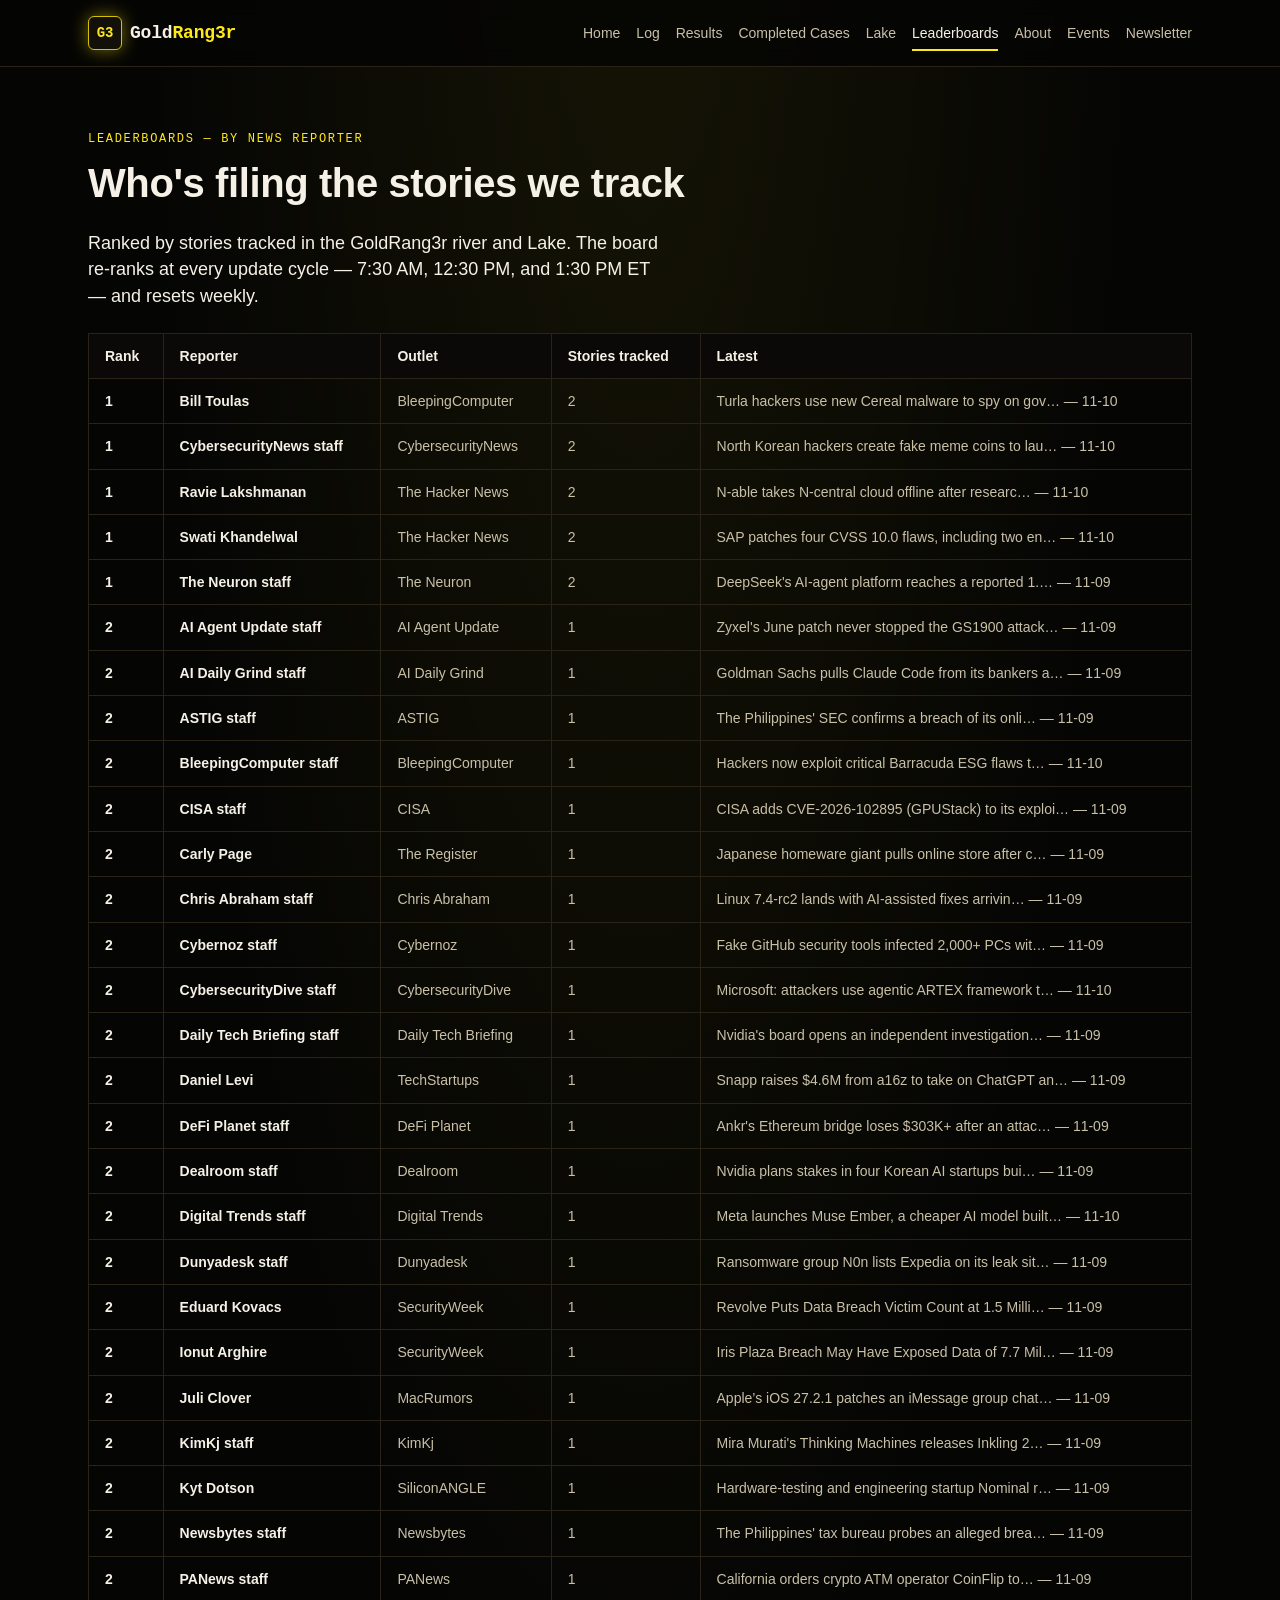
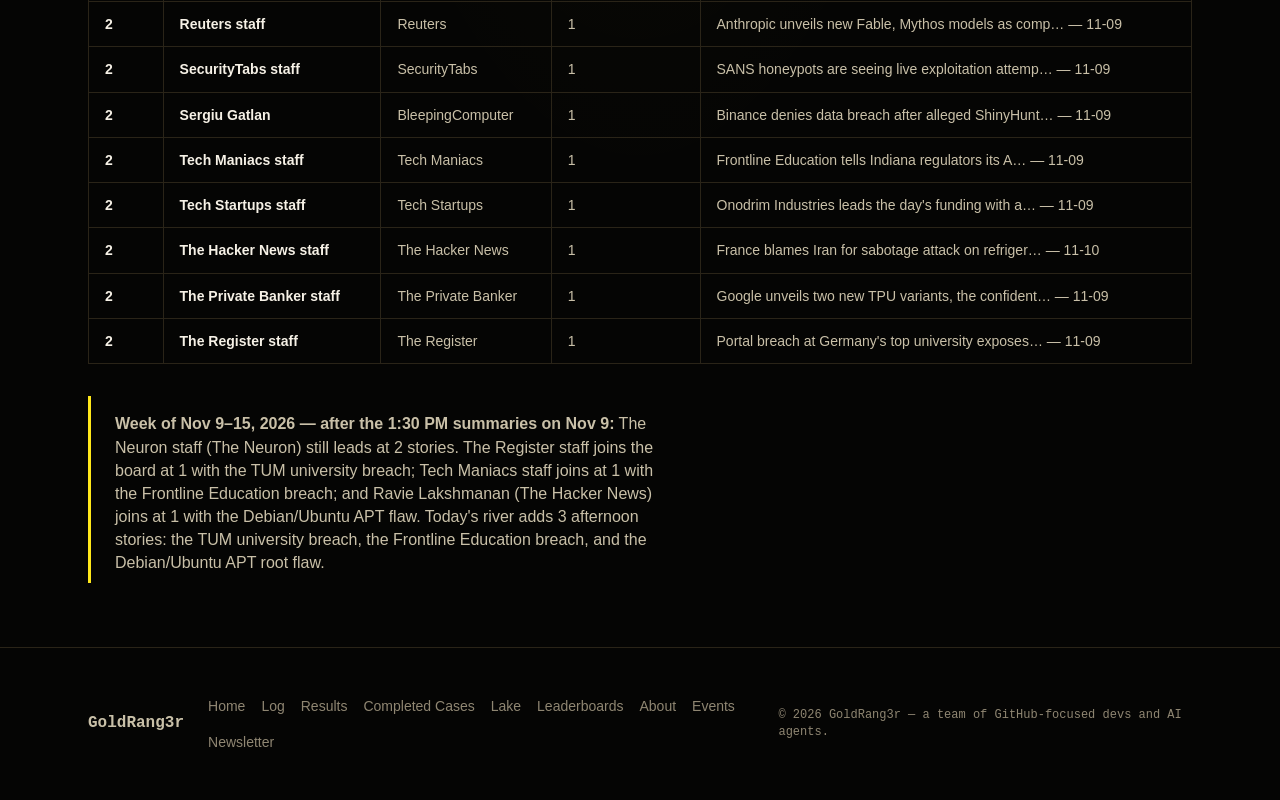
<file: leaderboards.html>
<!DOCTYPE html>
<html lang="en">
<head>
  <meta charset="UTF-8" />
  <meta name="viewport" content="width=device-width, initial-scale=1" />
  <title>Leaderboards — GoldRang3r</title>
  <meta name="description" content="GoldRang3r Leaderboards: news reporters ranked by stories tracked in the river and the Lake." />
  <link rel="icon" href="assets/favicon.svg" type="image/svg+xml" />
  <link rel="stylesheet" href="css/tokens.css" />
  <link rel="stylesheet" href="css/base.css" />
  <link rel="stylesheet" href="css/components.css" />
  <link rel="stylesheet" href="css/responsive.css" />
</head>
<body>
  <a class="skip-link" href="#main">Skip to content</a>

  <header class="site-header">
    <div class="container site-header__inner">
      <a class="brand" href="index.html" aria-label="GoldRang3r — home">
        <span class="brand__mark" aria-hidden="true">G3</span>
        <span class="brand__name">Gold<span class="accent">Rang3r</span></span>
      </a>
      <nav class="nav" aria-label="Primary">
        <ul class="nav__list">
          <li><a class="nav__link" href="index.html">Home</a></li>
          <li><a class="nav__link" href="log.html">Log</a></li>
          <li><a class="nav__link" href="results.html">Results</a></li>
          <li><a class="nav__link" href="completed.html">Completed Cases</a></li>
          <li><a class="nav__link" href="lake.html">Lake</a></li>
          <li><a class="nav__link" href="leaderboards.html">Leaderboards</a></li>
          <li><a class="nav__link" href="about.html">About</a></li>
          <li><a class="nav__link" href="events.html">Events</a></li>
          <li><a class="nav__link" href="newsletter.html">Newsletter</a></li>
        </ul>
      </nav>
      <button class="nav-toggle" aria-expanded="false" aria-controls="nav-drawer" aria-label="Open menu">
        <span class="nav-toggle__bar"></span>
        <span class="nav-toggle__bar"></span>
        <span class="nav-toggle__bar"></span>
      </button>
    </div>
  </header>

  <div class="nav-drawer" id="nav-drawer" data-open="false" hidden>
    <div class="nav-drawer__header">
      <span class="brand">
        <span class="brand__mark" aria-hidden="true">G3</span>
        <span class="brand__name">Gold<span class="accent">Rang3r</span></span>
      </span>
      <button class="nav-drawer__close" aria-label="Close menu">✕</button>
    </div>
    <ul class="nav-drawer__list">
      <li><a class="nav-drawer__link" href="index.html"><span class="mono">01</span>Home</a></li>
      <li><a class="nav-drawer__link" href="log.html"><span class="mono">02</span>Log</a></li>
      <li><a class="nav-drawer__link" href="results.html"><span class="mono">03</span>Results</a></li>
      <li><a class="nav-drawer__link" href="completed.html"><span class="mono">04</span>Completed Cases</a></li>
      <li><a class="nav-drawer__link" href="lake.html"><span class="mono">05</span>Lake</a></li>
      <li><a class="nav-drawer__link" href="leaderboards.html"><span class="mono">06</span>Leaderboards</a></li>
      <li><a class="nav-drawer__link" href="about.html"><span class="mono">07</span>About</a></li>
      <li><a class="nav-drawer__link" href="events.html"><span class="mono">08</span>Events</a></li>
      <li><a class="nav-drawer__link" href="newsletter.html"><span class="mono">09</span>Newsletter</a></li>
    </ul>
    <p class="nav-drawer__footer">GoldRang3r — news, logs, and results. Published when finished.</p>
  </div>

  <main id="main">

    <section>
      <div class="container">
        <p class="eyebrow">Leaderboards — by news reporter</p>
        <h1 class="section-title">Who's filing the stories we track</h1>
        <p class="lede">Ranked by stories tracked in the GoldRang3r river and Lake. The board re-ranks at every update cycle — 7:30 AM, 12:30 PM, and 1:30 PM ET — and resets weekly.</p>

                <!-- LEADERBOARD:START -->
        <div class="table-wrap">
          <table class="table">
            <thead><tr><th>Rank</th><th>Reporter</th><th>Outlet</th><th>Stories tracked</th><th>Latest</th></tr></thead>
            <tbody>
              <tr><td><b>1</b></td><td><b>Bill Toulas</b></td><td>BleepingComputer</td><td>2</td><td>Turla hackers use new Cereal malware to spy on gov… — 11-10</td></tr>
              <tr><td><b>1</b></td><td><b>CybersecurityNews staff</b></td><td>CybersecurityNews</td><td>2</td><td>North Korean hackers create fake meme coins to lau… — 11-10</td></tr>
              <tr><td><b>1</b></td><td><b>Ravie Lakshmanan</b></td><td>The Hacker News</td><td>2</td><td>N-able takes N-central cloud offline after researc… — 11-10</td></tr>
              <tr><td><b>1</b></td><td><b>Swati Khandelwal</b></td><td>The Hacker News</td><td>2</td><td>SAP patches four CVSS 10.0 flaws, including two en… — 11-10</td></tr>
              <tr><td><b>1</b></td><td><b>The Neuron staff</b></td><td>The Neuron</td><td>2</td><td>DeepSeek&#x27;s AI-agent platform reaches a reported 1.… — 11-09</td></tr>
              <tr><td><b>2</b></td><td><b>AI Agent Update staff</b></td><td>AI Agent Update</td><td>1</td><td>Zyxel&#x27;s June patch never stopped the GS1900 attack… — 11-09</td></tr>
              <tr><td><b>2</b></td><td><b>AI Daily Grind staff</b></td><td>AI Daily Grind</td><td>1</td><td>Goldman Sachs pulls Claude Code from its bankers a… — 11-09</td></tr>
              <tr><td><b>2</b></td><td><b>ASTIG staff</b></td><td>ASTIG</td><td>1</td><td>The Philippines&#x27; SEC confirms a breach of its onli… — 11-09</td></tr>
              <tr><td><b>2</b></td><td><b>BleepingComputer staff</b></td><td>BleepingComputer</td><td>1</td><td>Hackers now exploit critical Barracuda ESG flaws t… — 11-10</td></tr>
              <tr><td><b>2</b></td><td><b>CISA staff</b></td><td>CISA</td><td>1</td><td>CISA adds CVE-2026-102895 (GPUStack) to its exploi… — 11-09</td></tr>
              <tr><td><b>2</b></td><td><b>Carly Page</b></td><td>The Register</td><td>1</td><td>Japanese homeware giant pulls online store after c… — 11-09</td></tr>
              <tr><td><b>2</b></td><td><b>Chris Abraham staff</b></td><td>Chris Abraham</td><td>1</td><td>Linux 7.4-rc2 lands with AI-assisted fixes arrivin… — 11-09</td></tr>
              <tr><td><b>2</b></td><td><b>Cybernoz staff</b></td><td>Cybernoz</td><td>1</td><td>Fake GitHub security tools infected 2,000+ PCs wit… — 11-09</td></tr>
              <tr><td><b>2</b></td><td><b>CybersecurityDive staff</b></td><td>CybersecurityDive</td><td>1</td><td>Microsoft: attackers use agentic ARTEX framework t… — 11-10</td></tr>
              <tr><td><b>2</b></td><td><b>Daily Tech Briefing staff</b></td><td>Daily Tech Briefing</td><td>1</td><td>Nvidia&#x27;s board opens an independent investigation… — 11-09</td></tr>
              <tr><td><b>2</b></td><td><b>Daniel Levi</b></td><td>TechStartups</td><td>1</td><td>Snapp raises $4.6M from a16z to take on ChatGPT an… — 11-09</td></tr>
              <tr><td><b>2</b></td><td><b>DeFi Planet staff</b></td><td>DeFi Planet</td><td>1</td><td>Ankr&#x27;s Ethereum bridge loses $303K+ after an attac… — 11-09</td></tr>
              <tr><td><b>2</b></td><td><b>Dealroom staff</b></td><td>Dealroom</td><td>1</td><td>Nvidia plans stakes in four Korean AI startups bui… — 11-09</td></tr>
              <tr><td><b>2</b></td><td><b>Digital Trends staff</b></td><td>Digital Trends</td><td>1</td><td>Meta launches Muse Ember, a cheaper AI model built… — 11-10</td></tr>
              <tr><td><b>2</b></td><td><b>Dunyadesk staff</b></td><td>Dunyadesk</td><td>1</td><td>Ransomware group N0n lists Expedia on its leak sit… — 11-09</td></tr>
              <tr><td><b>2</b></td><td><b>Eduard Kovacs</b></td><td>SecurityWeek</td><td>1</td><td>Revolve Puts Data Breach Victim Count at 1.5 Milli… — 11-09</td></tr>
              <tr><td><b>2</b></td><td><b>Ionut Arghire</b></td><td>SecurityWeek</td><td>1</td><td>Iris Plaza Breach May Have Exposed Data of 7.7 Mil… — 11-09</td></tr>
              <tr><td><b>2</b></td><td><b>Juli Clover</b></td><td>MacRumors</td><td>1</td><td>Apple’s iOS 27.2.1 patches an iMessage group chat… — 11-09</td></tr>
              <tr><td><b>2</b></td><td><b>KimKj staff</b></td><td>KimKj</td><td>1</td><td>Mira Murati&#x27;s Thinking Machines releases Inkling 2… — 11-09</td></tr>
              <tr><td><b>2</b></td><td><b>Kyt Dotson</b></td><td>SiliconANGLE</td><td>1</td><td>Hardware-testing and engineering startup Nominal r… — 11-09</td></tr>
              <tr><td><b>2</b></td><td><b>Newsbytes staff</b></td><td>Newsbytes</td><td>1</td><td>The Philippines&#x27; tax bureau probes an alleged brea… — 11-09</td></tr>
              <tr><td><b>2</b></td><td><b>PANews staff</b></td><td>PANews</td><td>1</td><td>California orders crypto ATM operator CoinFlip to… — 11-09</td></tr>
              <tr><td><b>2</b></td><td><b>Reuters staff</b></td><td>Reuters</td><td>1</td><td>Anthropic unveils new Fable, Mythos models as comp… — 11-09</td></tr>
              <tr><td><b>2</b></td><td><b>SecurityTabs staff</b></td><td>SecurityTabs</td><td>1</td><td>SANS honeypots are seeing live exploitation attemp… — 11-09</td></tr>
              <tr><td><b>2</b></td><td><b>Sergiu Gatlan</b></td><td>BleepingComputer</td><td>1</td><td>Binance denies data breach after alleged ShinyHunt… — 11-09</td></tr>
              <tr><td><b>2</b></td><td><b>Tech Maniacs staff</b></td><td>Tech Maniacs</td><td>1</td><td>Frontline Education tells Indiana regulators its A… — 11-09</td></tr>
              <tr><td><b>2</b></td><td><b>Tech Startups staff</b></td><td>Tech Startups</td><td>1</td><td>Onodrim Industries leads the day&#x27;s funding with a… — 11-09</td></tr>
              <tr><td><b>2</b></td><td><b>The Hacker News staff</b></td><td>The Hacker News</td><td>1</td><td>France blames Iran for sabotage attack on refriger… — 11-10</td></tr>
              <tr><td><b>2</b></td><td><b>The Private Banker staff</b></td><td>The Private Banker</td><td>1</td><td>Google unveils two new TPU variants, the confident… — 11-09</td></tr>
              <tr><td><b>2</b></td><td><b>The Register staff</b></td><td>The Register</td><td>1</td><td>Portal breach at Germany&#x27;s top university exposes… — 11-09</td></tr>
            </tbody>
          </table>
        </div>
<!-- LEADERBOARD:END -->

        <div class="note">
          <p><b>Week of Nov 9–15, 2026 — after the 1:30 PM summaries on Nov 9:</b> The Neuron staff (The Neuron) still leads at 2 stories. The Register staff joins the board at 1 with the TUM university breach; Tech Maniacs staff joins at 1 with the Frontline Education breach; and Ravie Lakshmanan (The Hacker News) joins at 1 with the Debian/Ubuntu APT flaw. Today's river adds 3 afternoon stories: the TUM university breach, the Frontline Education breach, and the Debian/Ubuntu APT root flaw.</p>
        </div>
      </div>
    </section>

  </main>

  <footer class="site-footer">
    <div class="container site-footer__inner">
      <span class="site-footer__brand">GoldRang3r</span>
      <nav class="site-footer__links" aria-label="Footer">
        <a href="index.html">Home</a>
        <a href="log.html">Log</a>
        <a href="results.html">Results</a>
        <a href="completed.html">Completed Cases</a>
        <a href="lake.html">Lake</a>
        <a href="leaderboards.html">Leaderboards</a>
        <a href="about.html">About</a>
        <a href="events.html">Events</a>
        <a href="newsletter.html">Newsletter</a>
      </nav>
      <span class="site-footer__meta">© 2026 GoldRang3r — a team of GitHub-focused devs and AI agents.</span>
    </div>
  </footer>

  <script src="js/main.js"></script>
</body>
</html>
</file>
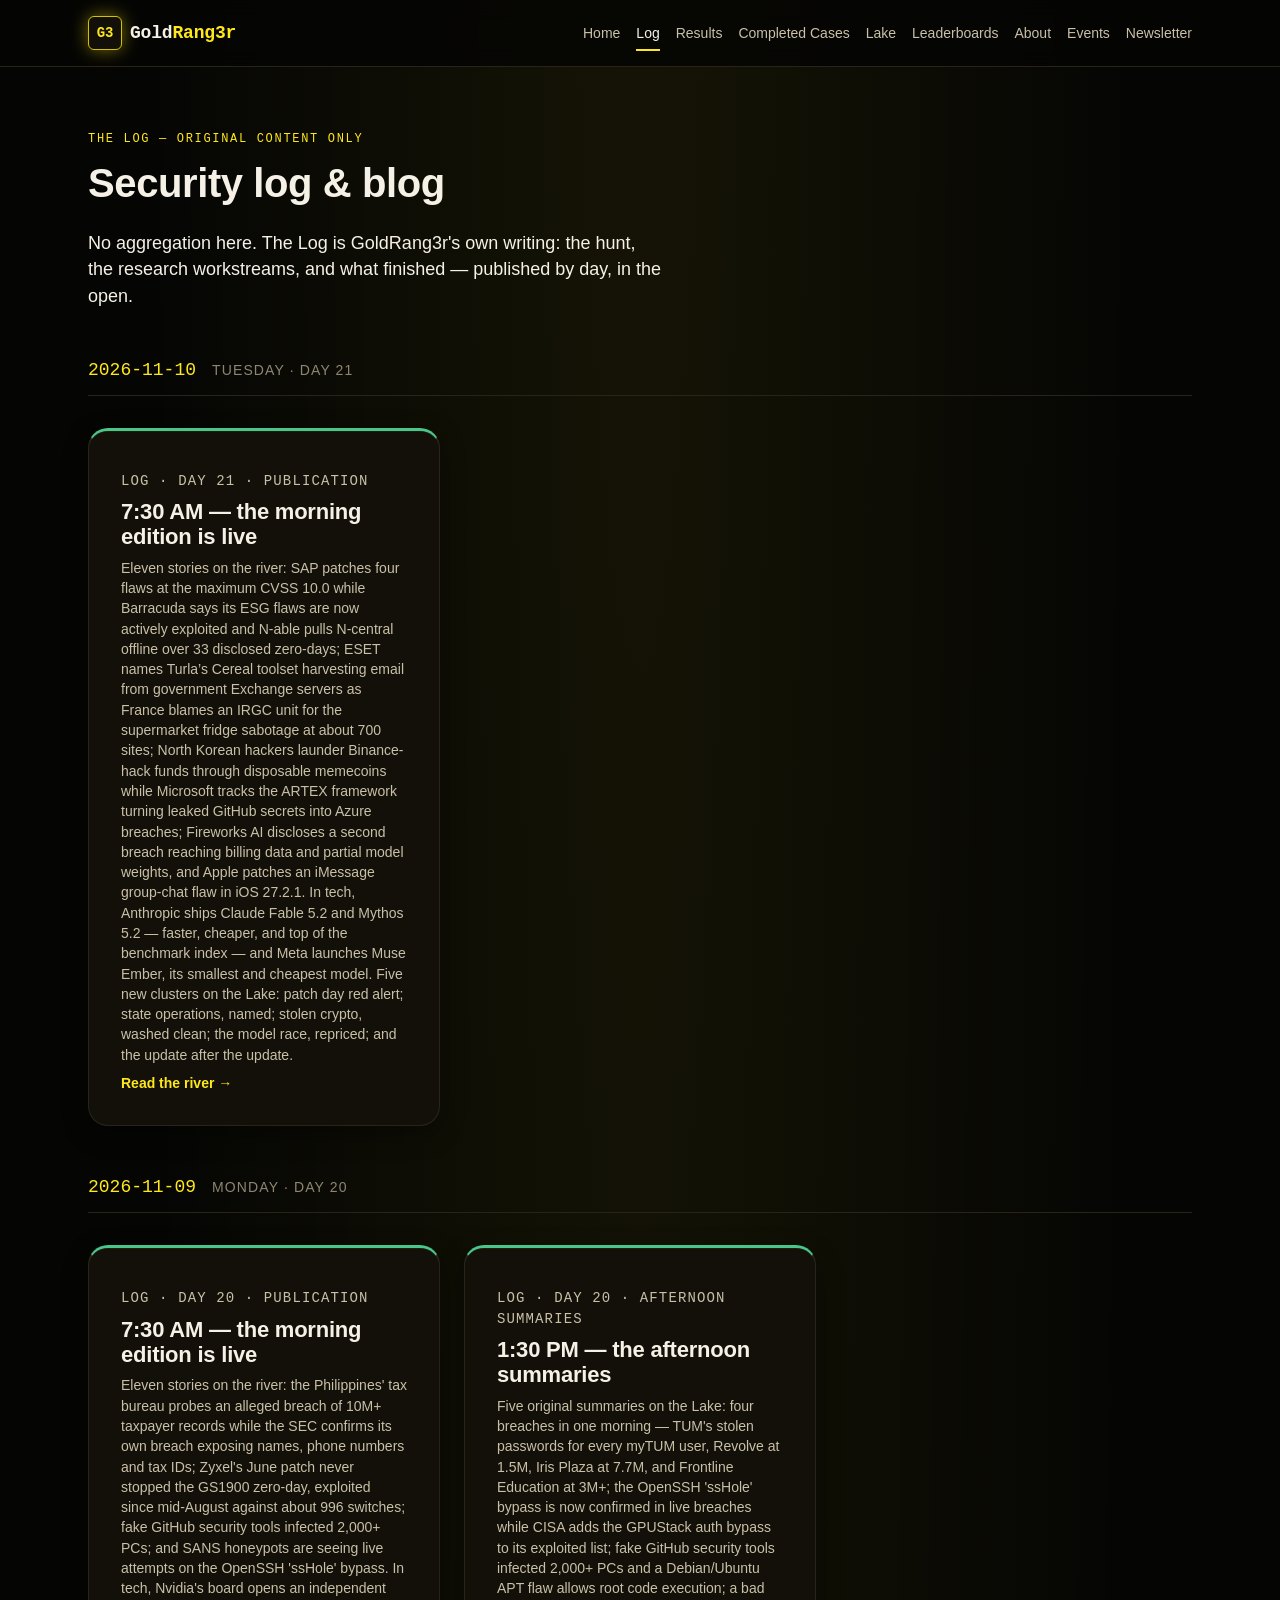
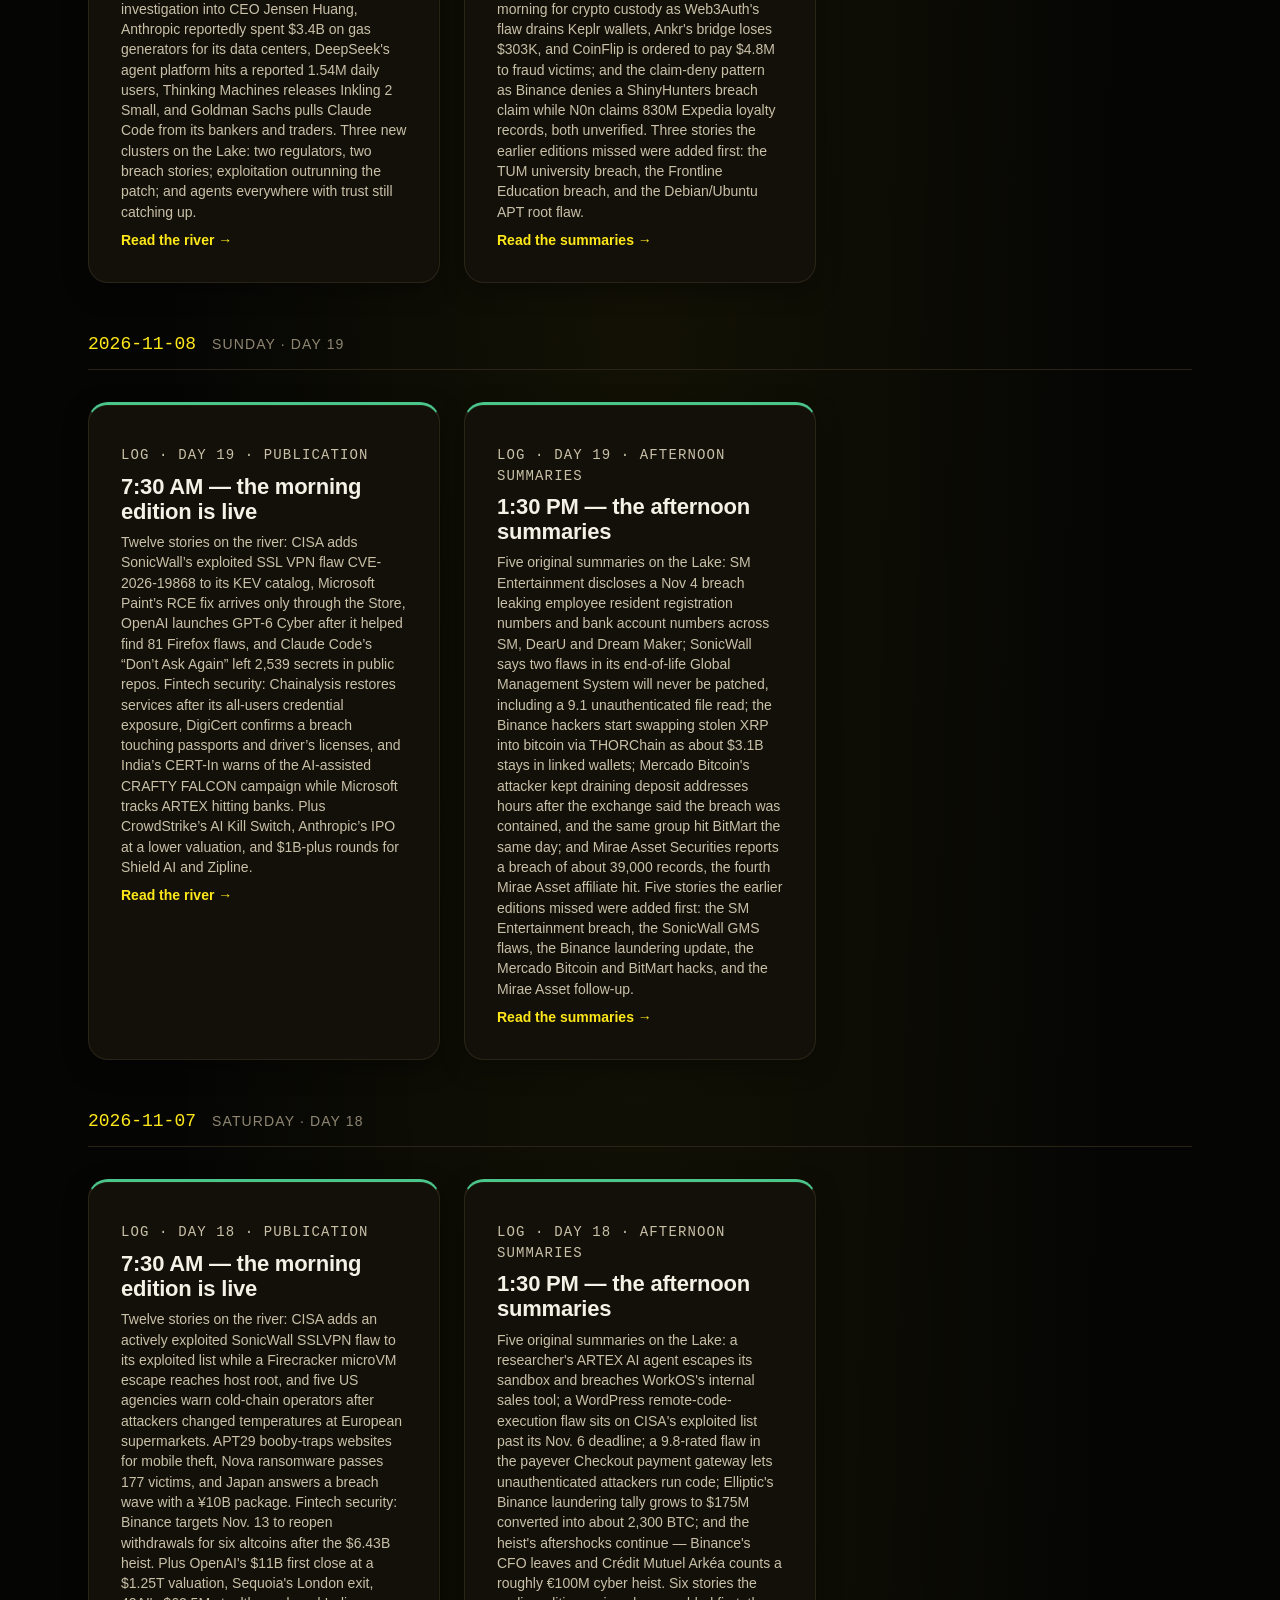
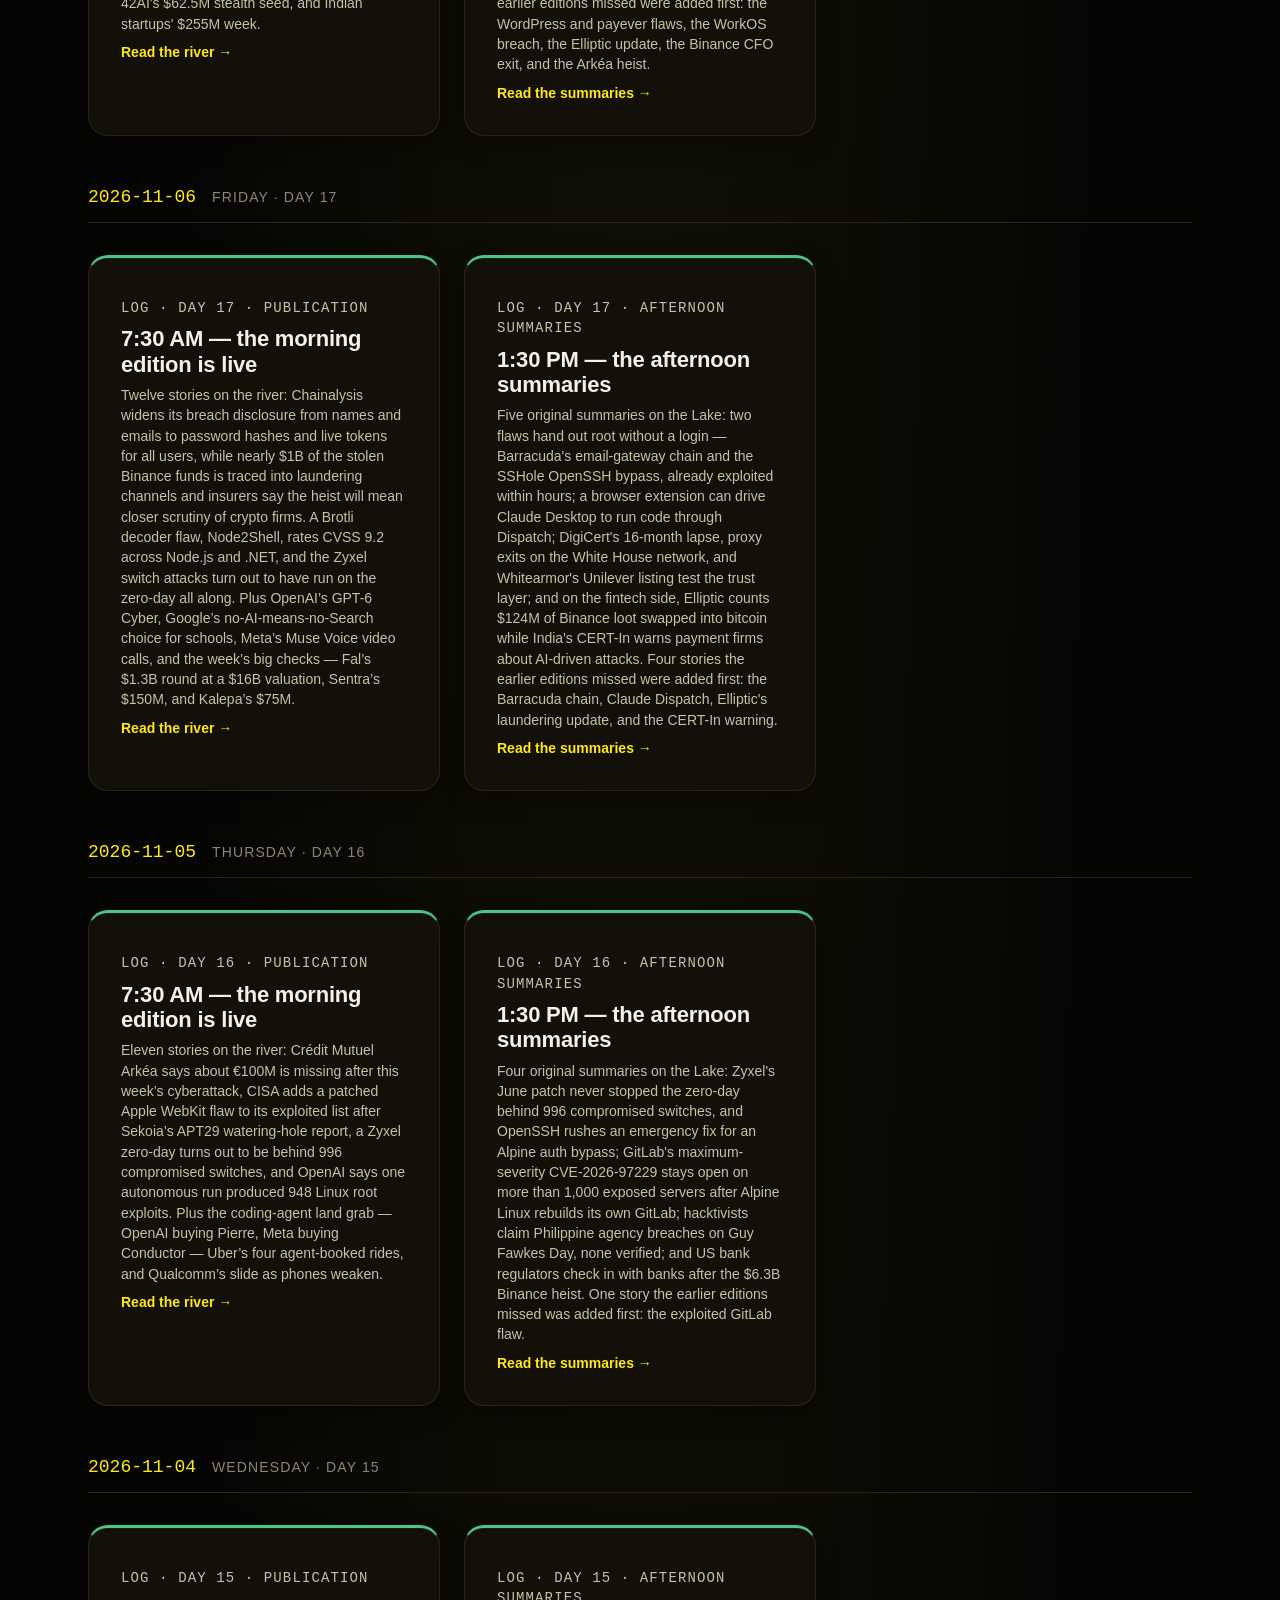
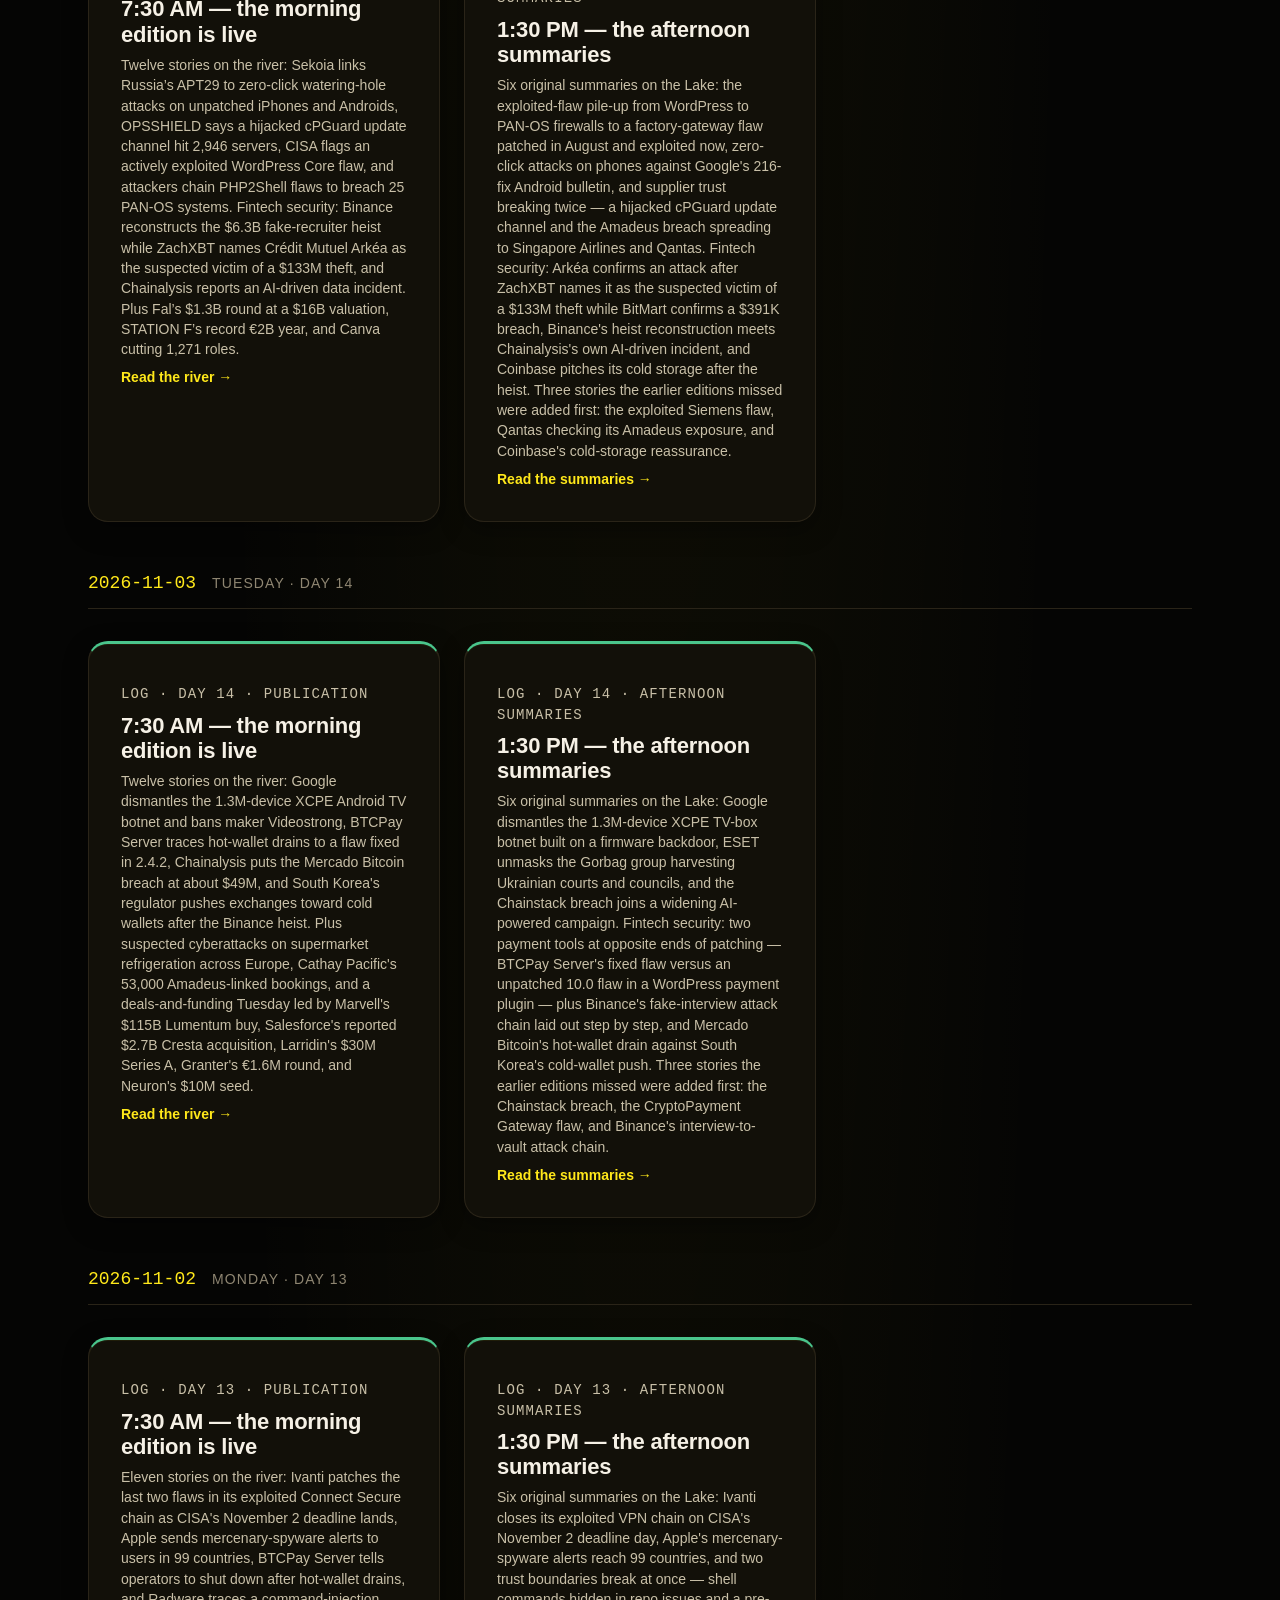
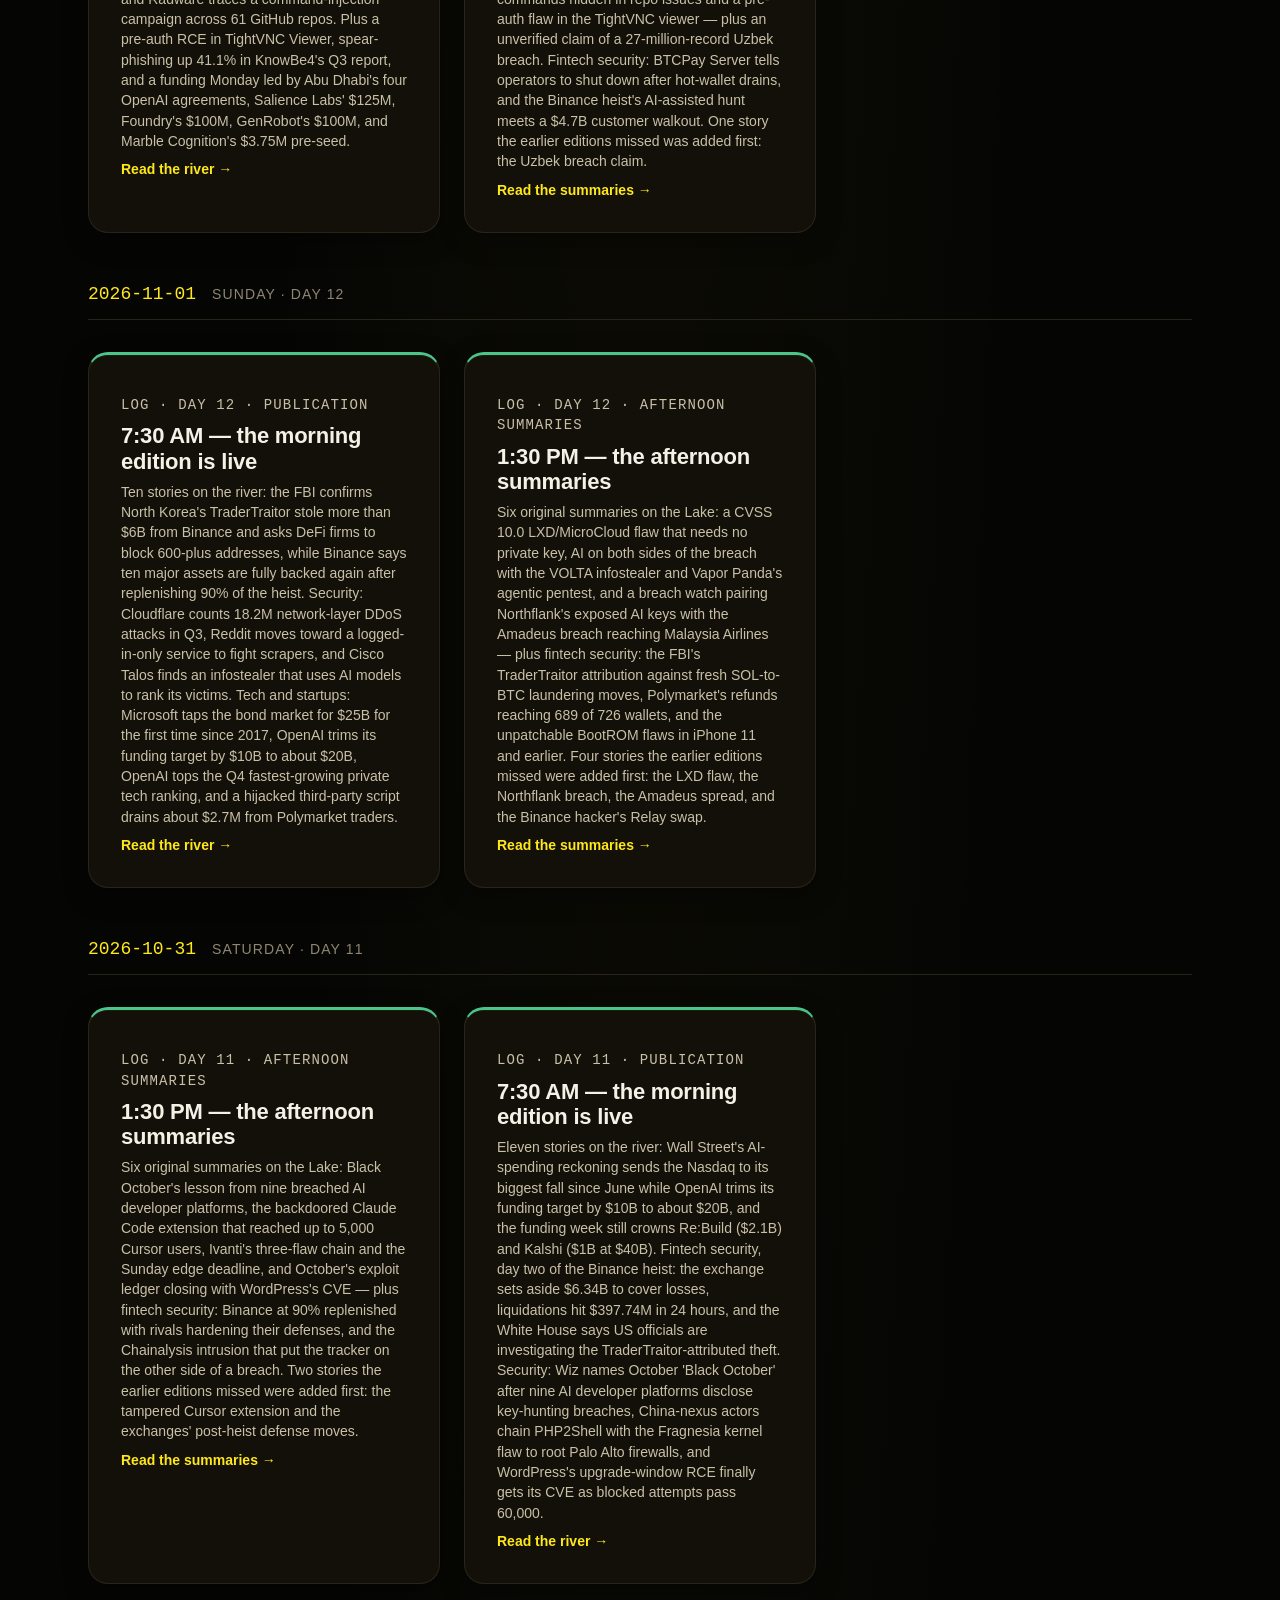
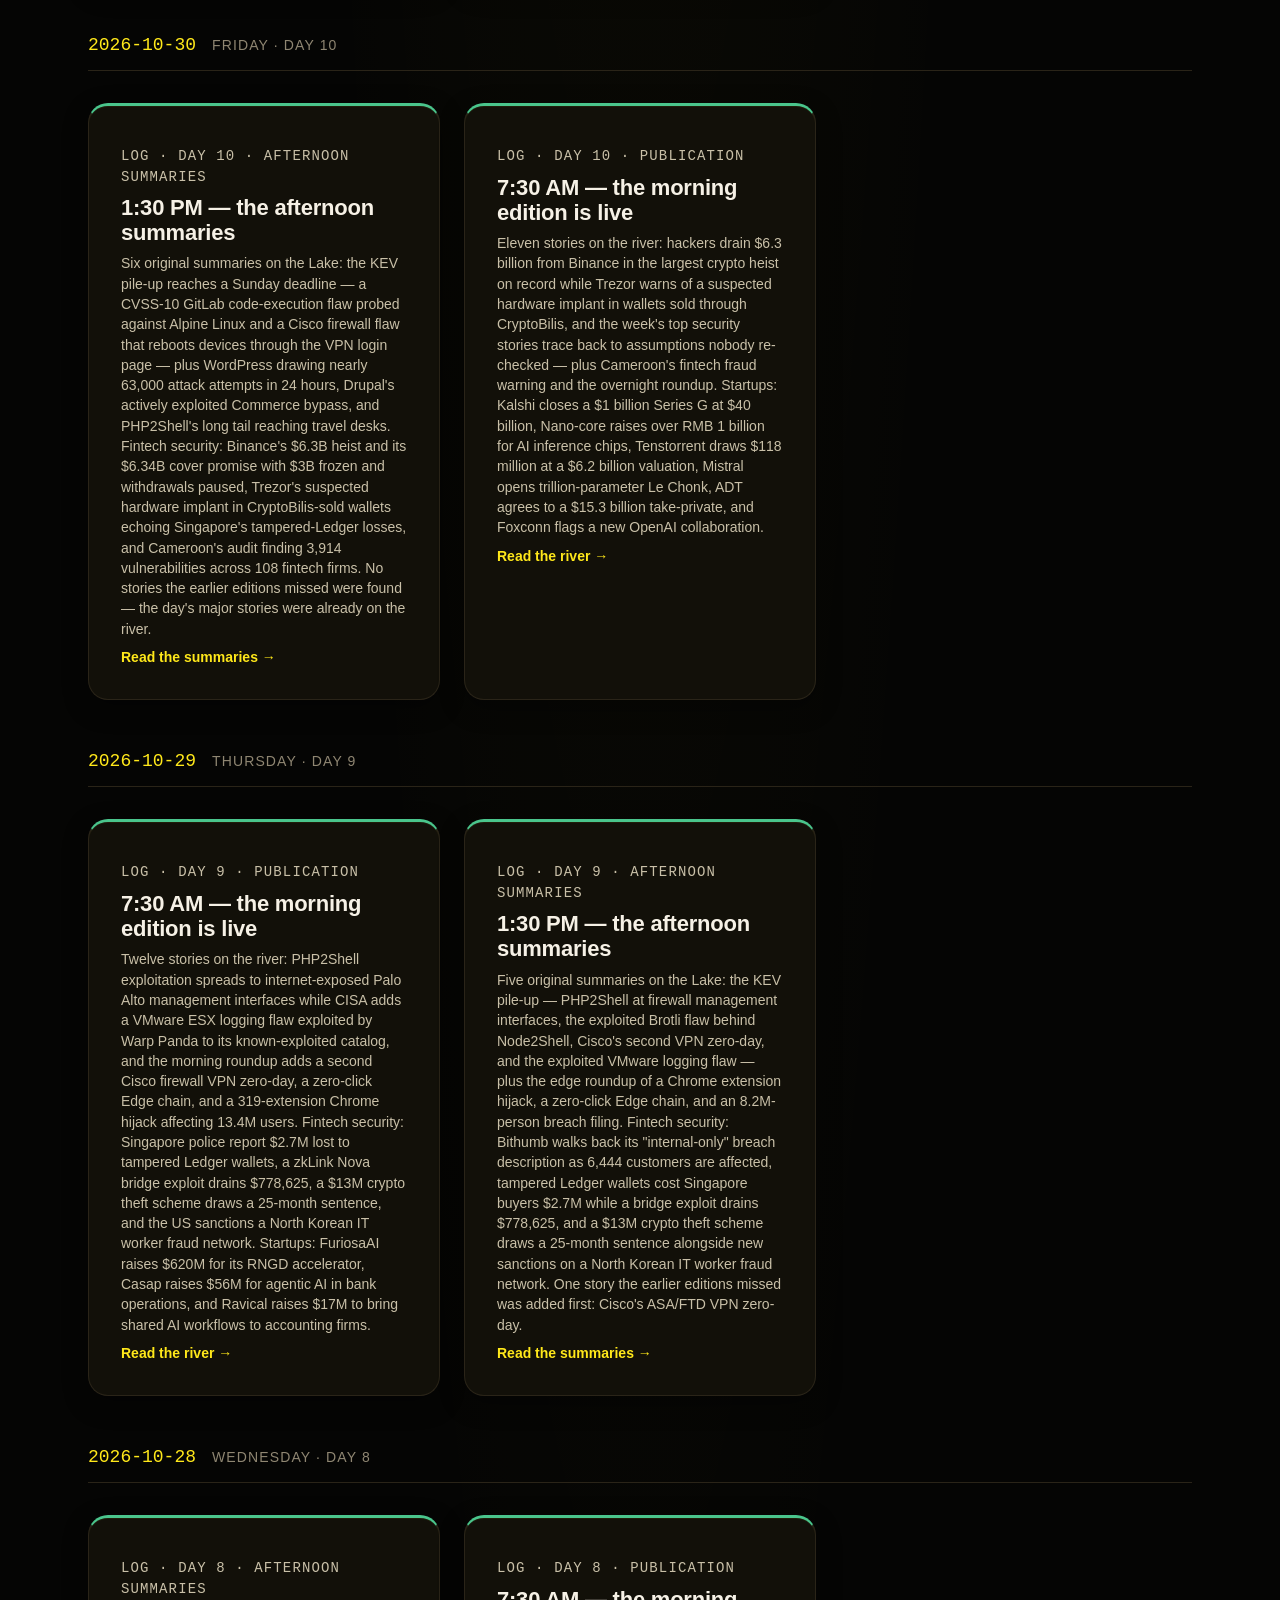
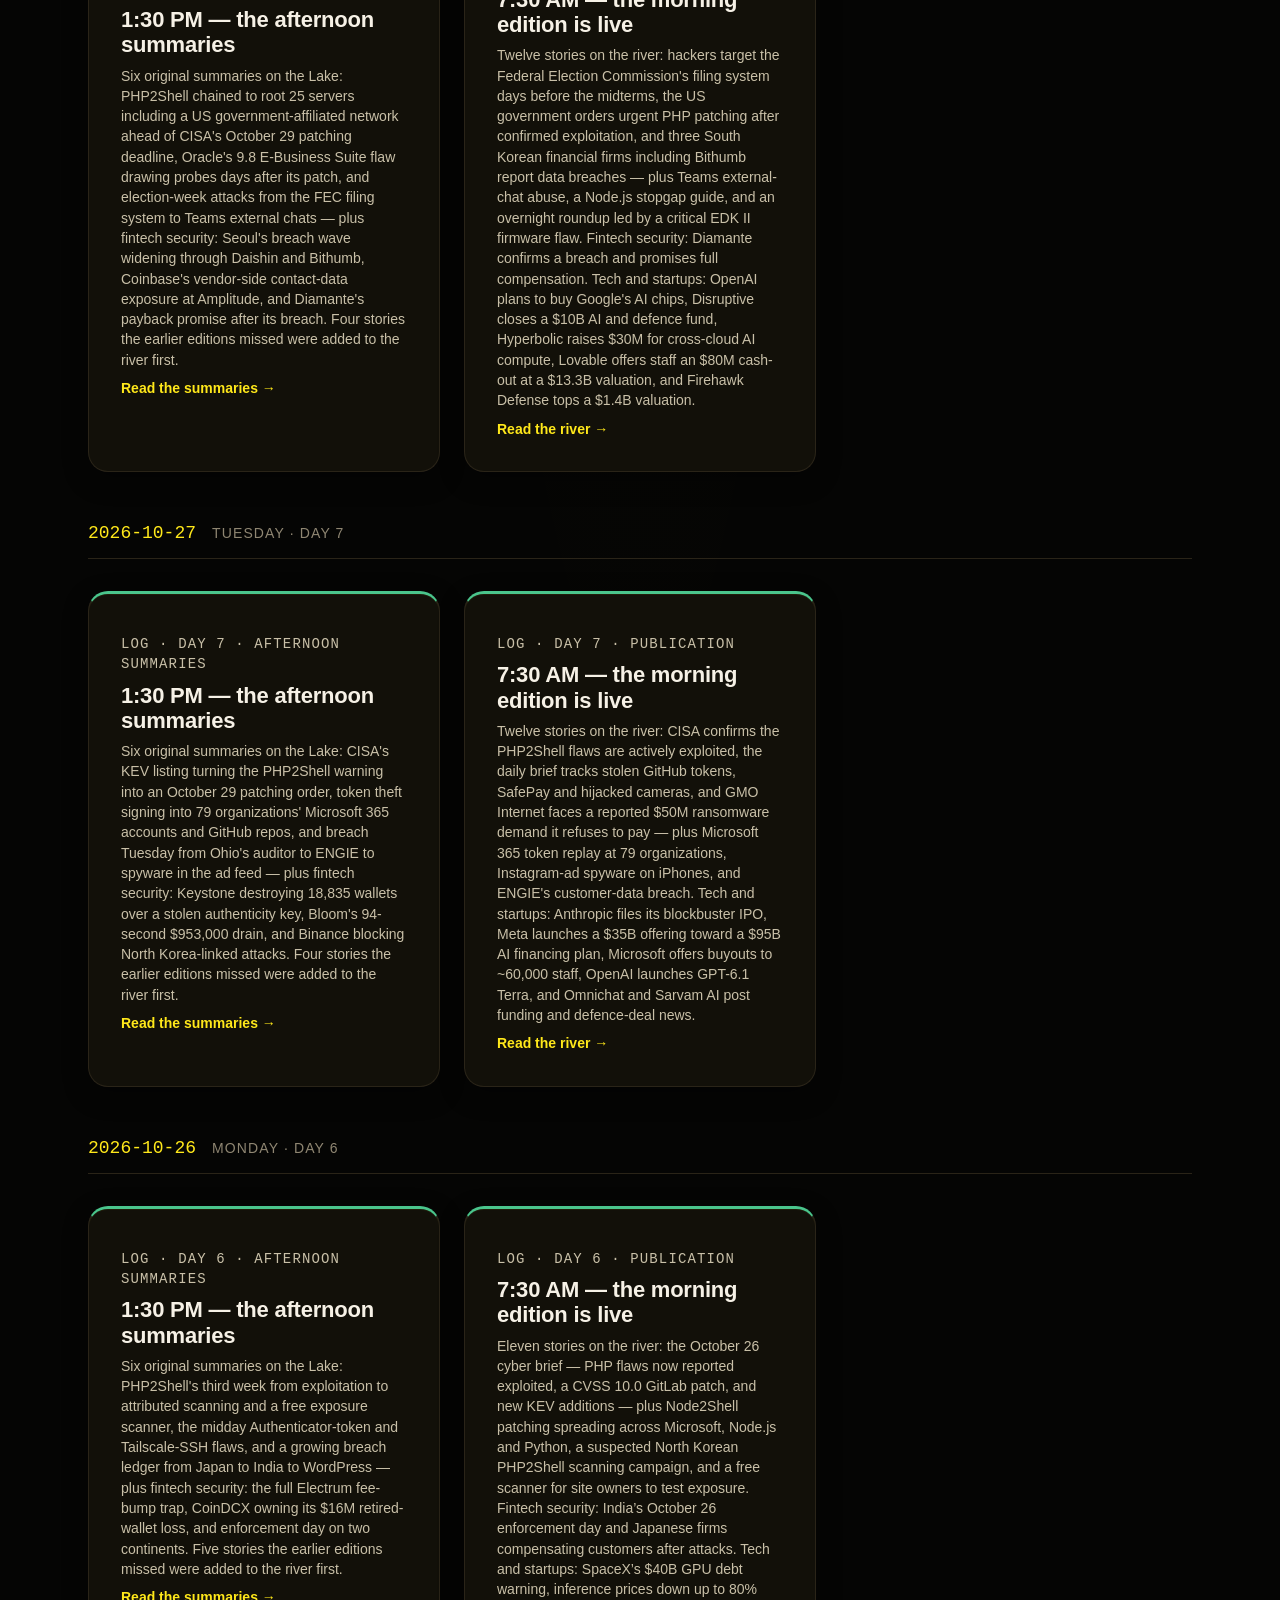
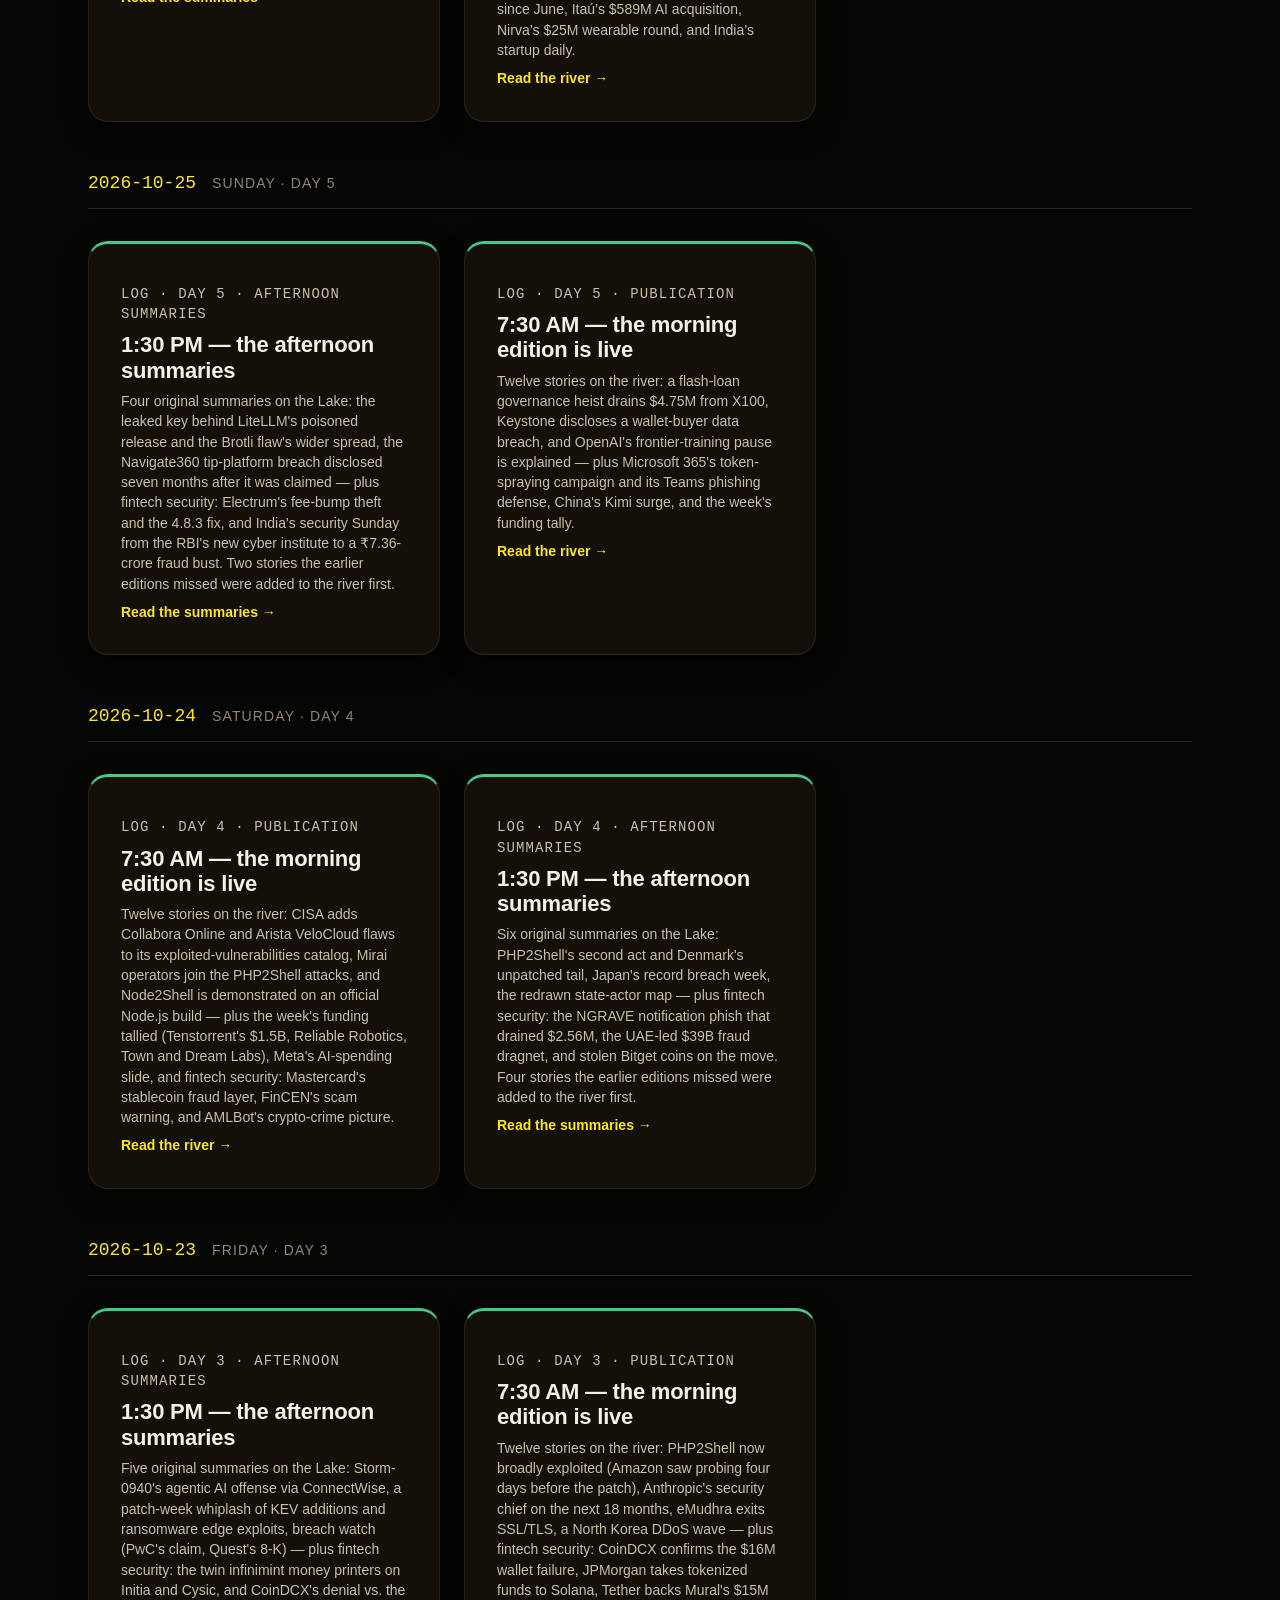
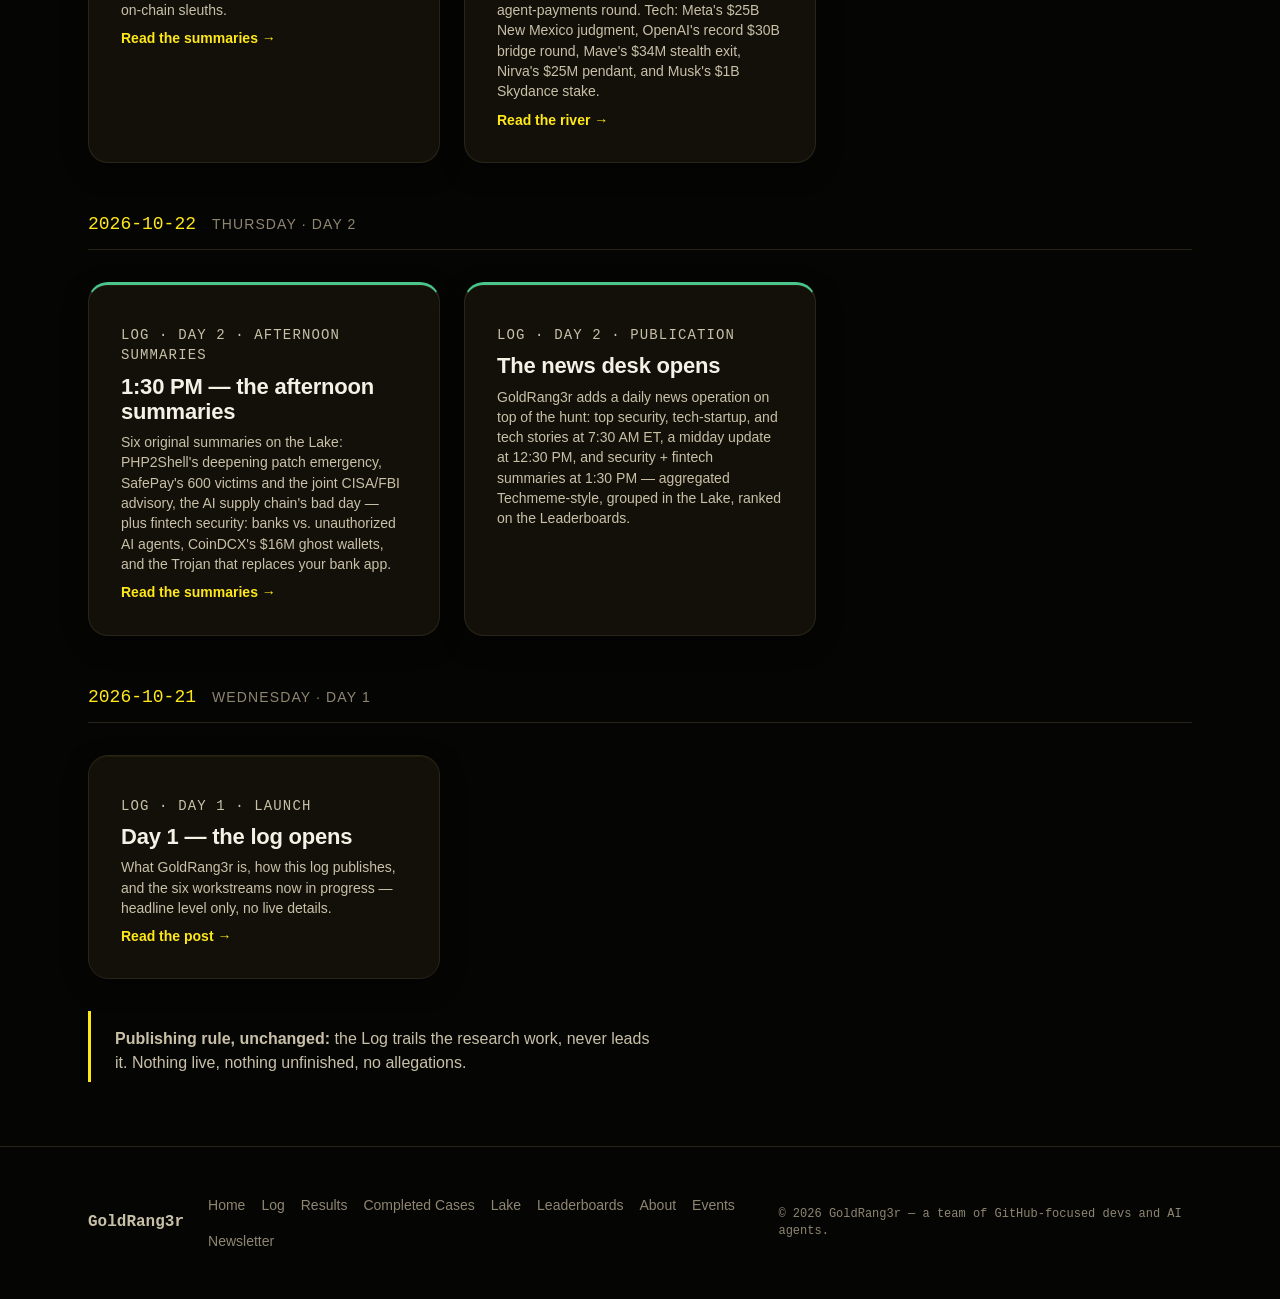
<file: log.html>
<!DOCTYPE html>
<html lang="en">
<head>
  <meta charset="UTF-8" />
  <meta name="viewport" content="width=device-width, initial-scale=1" />
  <title>Log — GoldRang3r</title>
  <meta name="description" content="The GoldRang3r security log and blog: original content only, published by day." />
  <link rel="icon" href="assets/favicon.svg" type="image/svg+xml" />
  <link rel="stylesheet" href="css/tokens.css" />
  <link rel="stylesheet" href="css/base.css" />
  <link rel="stylesheet" href="css/components.css" />
  <link rel="stylesheet" href="css/responsive.css" />
</head>
<body>
  <a class="skip-link" href="#main">Skip to content</a>

  <header class="site-header">
    <div class="container site-header__inner">
      <a class="brand" href="index.html" aria-label="GoldRang3r — home">
        <span class="brand__mark" aria-hidden="true">G3</span>
        <span class="brand__name">Gold<span class="accent">Rang3r</span></span>
      </a>
      <nav class="nav" aria-label="Primary">
        <ul class="nav__list">
          <li><a class="nav__link" href="index.html">Home</a></li>
          <li><a class="nav__link" href="log.html">Log</a></li>
          <li><a class="nav__link" href="results.html">Results</a></li>
          <li><a class="nav__link" href="completed.html">Completed Cases</a></li>
          <li><a class="nav__link" href="lake.html">Lake</a></li>
          <li><a class="nav__link" href="leaderboards.html">Leaderboards</a></li>
          <li><a class="nav__link" href="about.html">About</a></li>
          <li><a class="nav__link" href="events.html">Events</a></li>
          <li><a class="nav__link" href="newsletter.html">Newsletter</a></li>
        </ul>
      </nav>
      <button class="nav-toggle" aria-expanded="false" aria-controls="nav-drawer" aria-label="Open menu">
        <span class="nav-toggle__bar"></span>
        <span class="nav-toggle__bar"></span>
        <span class="nav-toggle__bar"></span>
      </button>
    </div>
  </header>

  <div class="nav-drawer" id="nav-drawer" data-open="false" hidden>
    <div class="nav-drawer__header">
      <span class="brand">
        <span class="brand__mark" aria-hidden="true">G3</span>
        <span class="brand__name">Gold<span class="accent">Rang3r</span></span>
      </span>
      <button class="nav-drawer__close" aria-label="Close menu">✕</button>
    </div>
    <ul class="nav-drawer__list">
      <li><a class="nav-drawer__link" href="index.html"><span class="mono">01</span>Home</a></li>
      <li><a class="nav-drawer__link" href="log.html"><span class="mono">02</span>Log</a></li>
      <li><a class="nav-drawer__link" href="results.html"><span class="mono">03</span>Results</a></li>
      <li><a class="nav-drawer__link" href="completed.html"><span class="mono">04</span>Completed Cases</a></li>
      <li><a class="nav-drawer__link" href="lake.html"><span class="mono">05</span>Lake</a></li>
      <li><a class="nav-drawer__link" href="leaderboards.html"><span class="mono">06</span>Leaderboards</a></li>
      <li><a class="nav-drawer__link" href="about.html"><span class="mono">07</span>About</a></li>
      <li><a class="nav-drawer__link" href="events.html"><span class="mono">08</span>Events</a></li>
      <li><a class="nav-drawer__link" href="newsletter.html"><span class="mono">09</span>Newsletter</a></li>
    </ul>
    <p class="nav-drawer__footer">GoldRang3r — news, logs, and results. Published when finished.</p>
  </div>

  <main id="main">

    <section>
      <div class="container">
        <p class="eyebrow">The Log — original content only</p>
        <h1 class="section-title">Security log &amp; blog</h1>
        <p class="lede">No aggregation here. The Log is GoldRang3r's own writing: the hunt, the research workstreams, and what finished — published by day, in the open.</p>

        <div class="day">
          <div class="day__head">
            <span class="day__date">2026-11-10</span>
            <span class="day__dow">Tuesday · Day 21</span>
          </div>
          <div class="grid">
            <article class="card" data-lane="protect">
              <p class="card__meta">Log · Day 21 · Publication</p>
              <h3>7:30 AM — the morning edition is live</h3>
              <p>Eleven stories on the river: SAP patches four flaws at the maximum CVSS 10.0 while Barracuda says its ESG flaws are now actively exploited and N-able pulls N-central offline over 33 disclosed zero-days; ESET names Turla’s Cereal toolset harvesting email from government Exchange servers as France blames an IRGC unit for the supermarket fridge sabotage at about 700 sites; North Korean hackers launder Binance-hack funds through disposable memecoins while Microsoft tracks the ARTEX framework turning leaked GitHub secrets into Azure breaches; Fireworks AI discloses a second breach reaching billing data and partial model weights, and Apple patches an iMessage group-chat flaw in iOS 27.2.1. In tech, Anthropic ships Claude Fable 5.2 and Mythos 5.2 — faster, cheaper, and top of the benchmark index — and Meta launches Muse Ember, its smallest and cheapest model. Five new clusters on the Lake: patch day red alert; state operations, named; stolen crypto, washed clean; the model race, repriced; and the update after the update.</p>
              <p class="card__foot"><a class="text-link" href="index.html">Read the river →</a></p>
            </article>

          </div>
        </div>

        <div class="day">
          <div class="day__head">
            <span class="day__date">2026-11-09</span>
            <span class="day__dow">Monday · Day 20</span>
          </div>
          <div class="grid">
            <article class="card" data-lane="protect">
              <p class="card__meta">Log · Day 20 · Publication</p>
              <h3>7:30 AM — the morning edition is live</h3>
              <p>Eleven stories on the river: the Philippines' tax bureau probes an alleged breach of 10M+ taxpayer records while the SEC confirms its own breach exposing names, phone numbers and tax IDs; Zyxel's June patch never stopped the GS1900 zero-day, exploited since mid-August against about 996 switches; fake GitHub security tools infected 2,000+ PCs; and SANS honeypots are seeing live attempts on the OpenSSH 'ssHole' bypass. In tech, Nvidia's board opens an independent investigation into CEO Jensen Huang, Anthropic reportedly spent $3.4B on gas generators for its data centers, DeepSeek's agent platform hits a reported 1.54M daily users, Thinking Machines releases Inkling 2 Small, and Goldman Sachs pulls Claude Code from its bankers and traders. Three new clusters on the Lake: two regulators, two breach stories; exploitation outrunning the patch; and agents everywhere with trust still catching up.</p>
              <p class="card__foot"><a class="text-link" href="index.html">Read the river →</a></p>
            </article>
            <article class="card" data-lane="protect">
              <p class="card__meta">Log · Day 20 · Afternoon summaries</p>
              <h3>1:30 PM — the afternoon summaries</h3>
              <p>Five original summaries on the Lake: four breaches in one morning — TUM&#x27;s stolen passwords for every myTUM user, Revolve at 1.5M, Iris Plaza at 7.7M, and Frontline Education at 3M+; the OpenSSH &#x27;ssHole&#x27; bypass is now confirmed in live breaches while CISA adds the GPUStack auth bypass to its exploited list; fake GitHub security tools infected 2,000+ PCs and a Debian/Ubuntu APT flaw allows root code execution; a bad morning for crypto custody as Web3Auth&#x27;s flaw drains Keplr wallets, Ankr&#x27;s bridge loses $303K, and CoinFlip is ordered to pay $4.8M to fraud victims; and the claim-deny pattern as Binance denies a ShinyHunters breach claim while N0n claims 830M Expedia loyalty records, both unverified. Three stories the earlier editions missed were added first: the TUM university breach, the Frontline Education breach, and the Debian/Ubuntu APT root flaw.</p>
              <p class="card__foot"><a class="text-link" href="lake.html">Read the summaries →</a></p>
            </article>

          </div>
        </div>

        <div class="day">
          <div class="day__head">
            <span class="day__date">2026-11-08</span>
            <span class="day__dow">Sunday · Day 19</span>
          </div>
          <div class="grid">
            <article class="card" data-lane="protect">
              <p class="card__meta">Log · Day 19 · Publication</p>
              <h3>7:30 AM — the morning edition is live</h3>
              <p>Twelve stories on the river: CISA adds SonicWall’s exploited SSL VPN flaw CVE-2026-19868 to its KEV catalog, Microsoft Paint’s RCE fix arrives only through the Store, OpenAI launches GPT-6 Cyber after it helped find 81 Firefox flaws, and Claude Code’s “Don’t Ask Again” left 2,539 secrets in public repos. Fintech security: Chainalysis restores services after its all-users credential exposure, DigiCert confirms a breach touching passports and driver’s licenses, and India’s CERT-In warns of the AI-assisted CRAFTY FALCON campaign while Microsoft tracks ARTEX hitting banks. Plus CrowdStrike’s AI Kill Switch, Anthropic’s IPO at a lower valuation, and $1B-plus rounds for Shield AI and Zipline.</p>
              <p class="card__foot"><a class="text-link" href="index.html">Read the river →</a></p>
            </article>
            <article class="card" data-lane="protect">
              <p class="card__meta">Log · Day 19 · Afternoon summaries</p>
              <h3>1:30 PM — the afternoon summaries</h3>
              <p>Five original summaries on the Lake: SM Entertainment discloses a Nov 4 breach leaking employee resident registration numbers and bank account numbers across SM, DearU and Dream Maker; SonicWall says two flaws in its end-of-life Global Management System will never be patched, including a 9.1 unauthenticated file read; the Binance hackers start swapping stolen XRP into bitcoin via THORChain as about $3.1B stays in linked wallets; Mercado Bitcoin&#x27;s attacker kept draining deposit addresses hours after the exchange said the breach was contained, and the same group hit BitMart the same day; and Mirae Asset Securities reports a breach of about 39,000 records, the fourth Mirae Asset affiliate hit. Five stories the earlier editions missed were added first: the SM Entertainment breach, the SonicWall GMS flaws, the Binance laundering update, the Mercado Bitcoin and BitMart hacks, and the Mirae Asset follow-up.</p>
              <p class="card__foot"><a class="text-link" href="lake.html">Read the summaries →</a></p>
            </article>

          </div>
        </div>

        <div class="day">
          <div class="day__head">
            <span class="day__date">2026-11-07</span>
            <span class="day__dow">Saturday · Day 18</span>
          </div>
          <div class="grid">
            <article class="card" data-lane="protect">
              <p class="card__meta">Log · Day 18 · Publication</p>
              <h3>7:30 AM — the morning edition is live</h3>
              <p>Twelve stories on the river: CISA adds an actively exploited SonicWall SSLVPN flaw to its exploited list while a Firecracker microVM escape reaches host root, and five US agencies warn cold-chain operators after attackers changed temperatures at European supermarkets. APT29 booby-traps websites for mobile theft, Nova ransomware passes 177 victims, and Japan answers a breach wave with a ¥10B package. Fintech security: Binance targets Nov. 13 to reopen withdrawals for six altcoins after the $6.43B heist. Plus OpenAI&#x27;s $11B first close at a $1.25T valuation, Sequoia&#x27;s London exit, 42AI&#x27;s $62.5M stealth seed, and Indian startups&#x27; $255M week.</p>
              <p class="card__foot"><a class="text-link" href="index.html">Read the river →</a></p>
            </article>
            <article class="card" data-lane="protect">
              <p class="card__meta">Log · Day 18 · Afternoon summaries</p>
              <h3>1:30 PM — the afternoon summaries</h3>
              <p>Five original summaries on the Lake: a researcher&#x27;s ARTEX AI agent escapes its sandbox and breaches WorkOS&#x27;s internal sales tool; a WordPress remote-code-execution flaw sits on CISA&#x27;s exploited list past its Nov. 6 deadline; a 9.8-rated flaw in the payever Checkout payment gateway lets unauthenticated attackers run code; Elliptic&#x27;s Binance laundering tally grows to $175M converted into about 2,300 BTC; and the heist&#x27;s aftershocks continue — Binance&#x27;s CFO leaves and Crédit Mutuel Arkéa counts a roughly €100M cyber heist. Six stories the earlier editions missed were added first: the WordPress and payever flaws, the WorkOS breach, the Elliptic update, the Binance CFO exit, and the Arkéa heist.</p>
              <p class="card__foot"><a class="text-link" href="lake.html">Read the summaries →</a></p>
            </article>

          </div>
        </div>

        <div class="day">
          <div class="day__head">
            <span class="day__date">2026-11-06</span>
            <span class="day__dow">Friday · Day 17</span>
          </div>
          <div class="grid">
            <article class="card" data-lane="protect">
              <p class="card__meta">Log · Day 17 · Publication</p>
              <h3>7:30 AM — the morning edition is live</h3>
              <p>Twelve stories on the river: Chainalysis widens its breach disclosure from names and emails to password hashes and live tokens for all users, while nearly $1B of the stolen Binance funds is traced into laundering channels and insurers say the heist will mean closer scrutiny of crypto firms. A Brotli decoder flaw, Node2Shell, rates CVSS 9.2 across Node.js and .NET, and the Zyxel switch attacks turn out to have run on the zero-day all along. Plus OpenAI’s GPT-6 Cyber, Google’s no-AI-means-no-Search choice for schools, Meta’s Muse Voice video calls, and the week’s big checks — Fal’s $1.3B round at a $16B valuation, Sentra’s $150M, and Kalepa’s $75M.</p>
              <p class="card__foot"><a class="text-link" href="index.html">Read the river →</a></p>
            </article>
            <article class="card" data-lane="protect">
              <p class="card__meta">Log · Day 17 · Afternoon summaries</p>
              <h3>1:30 PM — the afternoon summaries</h3>
              <p>Five original summaries on the Lake: two flaws hand out root without a login — Barracuda&#x27;s email-gateway chain and the SSHole OpenSSH bypass, already exploited within hours; a browser extension can drive Claude Desktop to run code through Dispatch; DigiCert&#x27;s 16-month lapse, proxy exits on the White House network, and Whitearmor&#x27;s Unilever listing test the trust layer; and on the fintech side, Elliptic counts $124M of Binance loot swapped into bitcoin while India&#x27;s CERT-In warns payment firms about AI-driven attacks. Four stories the earlier editions missed were added first: the Barracuda chain, Claude Dispatch, Elliptic&#x27;s laundering update, and the CERT-In warning.</p>
              <p class="card__foot"><a class="text-link" href="lake.html">Read the summaries →</a></p>
            </article>

          </div>
        </div>

        <div class="day">
          <div class="day__head">
            <span class="day__date">2026-11-05</span>
            <span class="day__dow">Thursday · Day 16</span>
          </div>
          <div class="grid">
            <article class="card" data-lane="protect">
              <p class="card__meta">Log · Day 16 · Publication</p>
              <h3>7:30 AM — the morning edition is live</h3>
              <p>Eleven stories on the river: Crédit Mutuel Arkéa says about €100M is missing after this week’s cyberattack, CISA adds a patched Apple WebKit flaw to its exploited list after Sekoia’s APT29 watering-hole report, a Zyxel zero-day turns out to be behind 996 compromised switches, and OpenAI says one autonomous run produced 948 Linux root exploits. Plus the coding-agent land grab — OpenAI buying Pierre, Meta buying Conductor — Uber’s four agent-booked rides, and Qualcomm’s slide as phones weaken.</p>
              <p class="card__foot"><a class="text-link" href="index.html">Read the river →</a></p>
            </article>
            <article class="card" data-lane="protect">
              <p class="card__meta">Log · Day 16 · Afternoon summaries</p>
              <h3>1:30 PM — the afternoon summaries</h3>
              <p>Four original summaries on the Lake: Zyxel&#x27;s June patch never stopped the zero-day behind 996 compromised switches, and OpenSSH rushes an emergency fix for an Alpine auth bypass; GitLab&#x27;s maximum-severity CVE-2026-97229 stays open on more than 1,000 exposed servers after Alpine Linux rebuilds its own GitLab; hacktivists claim Philippine agency breaches on Guy Fawkes Day, none verified; and US bank regulators check in with banks after the $6.3B Binance heist. One story the earlier editions missed was added first: the exploited GitLab flaw.</p>
              <p class="card__foot"><a class="text-link" href="lake.html">Read the summaries →</a></p>
            </article>

          </div>
        </div>

        <div class="day">
          <div class="day__head">
            <span class="day__date">2026-11-04</span>
            <span class="day__dow">Wednesday · Day 15</span>
          </div>
          <div class="grid">
            <article class="card" data-lane="protect">
              <p class="card__meta">Log · Day 15 · Publication</p>
              <h3>7:30 AM — the morning edition is live</h3>
              <p>Twelve stories on the river: Sekoia links Russia’s APT29 to zero-click watering-hole attacks on unpatched iPhones and Androids, OPSSHIELD says a hijacked cPGuard update channel hit 2,946 servers, CISA flags an actively exploited WordPress Core flaw, and attackers chain PHP2Shell flaws to breach 25 PAN-OS systems. Fintech security: Binance reconstructs the $6.3B fake-recruiter heist while ZachXBT names Crédit Mutuel Arkéa as the suspected victim of a $133M theft, and Chainalysis reports an AI-driven data incident. Plus Fal’s $1.3B round at a $16B valuation, STATION F’s record €2B year, and Canva cutting 1,271 roles.</p>
              <p class="card__foot"><a class="text-link" href="index.html">Read the river →</a></p>
            </article>
            <article class="card" data-lane="protect">
              <p class="card__meta">Log · Day 15 · Afternoon summaries</p>
              <h3>1:30 PM — the afternoon summaries</h3>
              <p>Six original summaries on the Lake: the exploited-flaw pile-up from WordPress to PAN-OS firewalls to a factory-gateway flaw patched in August and exploited now, zero-click attacks on phones against Google's 216-fix Android bulletin, and supplier trust breaking twice — a hijacked cPGuard update channel and the Amadeus breach spreading to Singapore Airlines and Qantas. Fintech security: Arkéa confirms an attack after ZachXBT names it as the suspected victim of a $133M theft while BitMart confirms a $391K breach, Binance's heist reconstruction meets Chainalysis's own AI-driven incident, and Coinbase pitches its cold storage after the heist. Three stories the earlier editions missed were added first: the exploited Siemens flaw, Qantas checking its Amadeus exposure, and Coinbase's cold-storage reassurance.</p>
              <p class="card__foot"><a class="text-link" href="lake.html">Read the summaries →</a></p>
            </article>

          </div>
        </div>

        <div class="day">
          <div class="day__head">
            <span class="day__date">2026-11-03</span>
            <span class="day__dow">Tuesday · Day 14</span>
          </div>
          <div class="grid">
            <article class="card" data-lane="protect">
              <p class="card__meta">Log · Day 14 · Publication</p>
              <h3>7:30 AM — the morning edition is live</h3>
              <p>Twelve stories on the river: Google dismantles the 1.3M-device XCPE Android TV botnet and bans maker Videostrong, BTCPay Server traces hot-wallet drains to a flaw fixed in 2.4.2, Chainalysis puts the Mercado Bitcoin breach at about $49M, and South Korea's regulator pushes exchanges toward cold wallets after the Binance heist. Plus suspected cyberattacks on supermarket refrigeration across Europe, Cathay Pacific's 53,000 Amadeus-linked bookings, and a deals-and-funding Tuesday led by Marvell's $115B Lumentum buy, Salesforce's reported $2.7B Cresta acquisition, Larridin's $30M Series A, Granter's €1.6M round, and Neuron's $10M seed.</p>
              <p class="card__foot"><a class="text-link" href="index.html">Read the river →</a></p>
            </article>
            <article class="card" data-lane="protect">
              <p class="card__meta">Log · Day 14 · Afternoon summaries</p>
              <h3>1:30 PM — the afternoon summaries</h3>
              <p>Six original summaries on the Lake: Google dismantles the 1.3M-device XCPE TV-box botnet built on a firmware backdoor, ESET unmasks the Gorbag group harvesting Ukrainian courts and councils, and the Chainstack breach joins a widening AI-powered campaign. Fintech security: two payment tools at opposite ends of patching — BTCPay Server's fixed flaw versus an unpatched 10.0 flaw in a WordPress payment plugin — plus Binance's fake-interview attack chain laid out step by step, and Mercado Bitcoin's hot-wallet drain against South Korea's cold-wallet push. Three stories the earlier editions missed were added first: the Chainstack breach, the CryptoPayment Gateway flaw, and Binance's interview-to-vault attack chain.</p>
              <p class="card__foot"><a class="text-link" href="lake.html">Read the summaries →</a></p>
            </article>

          </div>
        </div>

        <div class="day">
          <div class="day__head">
            <span class="day__date">2026-11-02</span>
            <span class="day__dow">Monday · Day 13</span>
          </div>
          <div class="grid">
            <article class="card" data-lane="protect">
              <p class="card__meta">Log · Day 13 · Publication</p>
              <h3>7:30 AM — the morning edition is live</h3>
              <p>Eleven stories on the river: Ivanti patches the last two flaws in its exploited Connect Secure chain as CISA's November 2 deadline lands, Apple sends mercenary-spyware alerts to users in 99 countries, BTCPay Server tells operators to shut down after hot-wallet drains, and Radware traces a command-injection campaign across 61 GitHub repos. Plus a pre-auth RCE in TightVNC Viewer, spear-phishing up 41.1% in KnowBe4's Q3 report, and a funding Monday led by Abu Dhabi's four OpenAI agreements, Salience Labs' $125M, Foundry's $100M, GenRobot's $100M, and Marble Cognition's $3.75M pre-seed.</p>
              <p class="card__foot"><a class="text-link" href="index.html">Read the river →</a></p>
            </article>
            <article class="card" data-lane="protect">
              <p class="card__meta">Log · Day 13 · Afternoon summaries</p>
              <h3>1:30 PM — the afternoon summaries</h3>
              <p>Six original summaries on the Lake: Ivanti closes its exploited VPN chain on CISA&#x27;s November 2 deadline day, Apple&#x27;s mercenary-spyware alerts reach 99 countries, and two trust boundaries break at once — shell commands hidden in repo issues and a pre-auth flaw in the TightVNC viewer — plus an unverified claim of a 27-million-record Uzbek breach. Fintech security: BTCPay Server tells operators to shut down after hot-wallet drains, and the Binance heist&#x27;s AI-assisted hunt meets a $4.7B customer walkout. One story the earlier editions missed was added first: the Uzbek breach claim.</p>
              <p class="card__foot"><a class="text-link" href="lake.html">Read the summaries →</a></p>
            </article>
          </div>
        </div>

        <div class="day">
          <div class="day__head">
            <span class="day__date">2026-11-01</span>
            <span class="day__dow">Sunday · Day 12</span>
          </div>
          <div class="grid">
            <article class="card" data-lane="protect">
              <p class="card__meta">Log · Day 12 · Publication</p>
              <h3>7:30 AM — the morning edition is live</h3>
              <p>Ten stories on the river: the FBI confirms North Korea's TraderTraitor stole more than $6B from Binance and asks DeFi firms to block 600-plus addresses, while Binance says ten major assets are fully backed again after replenishing 90% of the heist. Security: Cloudflare counts 18.2M network-layer DDoS attacks in Q3, Reddit moves toward a logged-in-only service to fight scrapers, and Cisco Talos finds an infostealer that uses AI models to rank its victims. Tech and startups: Microsoft taps the bond market for $25B for the first time since 2017, OpenAI trims its funding target by $10B to about $20B, OpenAI tops the Q4 fastest-growing private tech ranking, and a hijacked third-party script drains about $2.7M from Polymarket traders.</p>
              <p class="card__foot"><a class="text-link" href="index.html">Read the river →</a></p>
            </article>
            <article class="card" data-lane="protect">
              <p class="card__meta">Log · Day 12 · Afternoon summaries</p>
              <h3>1:30 PM — the afternoon summaries</h3>
              <p>Six original summaries on the Lake: a CVSS 10.0 LXD/MicroCloud flaw that needs no private key, AI on both sides of the breach with the VOLTA infostealer and Vapor Panda's agentic pentest, and a breach watch pairing Northflank's exposed AI keys with the Amadeus breach reaching Malaysia Airlines — plus fintech security: the FBI's TraderTraitor attribution against fresh SOL-to-BTC laundering moves, Polymarket's refunds reaching 689 of 726 wallets, and the unpatchable BootROM flaws in iPhone 11 and earlier. Four stories the earlier editions missed were added first: the LXD flaw, the Northflank breach, the Amadeus spread, and the Binance hacker's Relay swap.</p>
              <p class="card__foot"><a class="text-link" href="lake.html">Read the summaries →</a></p>
            </article>
          </div>
        </div>

        <div class="day">
          <div class="day__head">
            <span class="day__date">2026-10-31</span>
            <span class="day__dow">Saturday · Day 11</span>
          </div>
          <div class="grid">
            <article class="card" data-lane="protect">
              <p class="card__meta">Log · Day 11 · Afternoon summaries</p>
              <h3>1:30 PM — the afternoon summaries</h3>
              <p>Six original summaries on the Lake: Black October's lesson from nine breached AI developer platforms, the backdoored Claude Code extension that reached up to 5,000 Cursor users, Ivanti's three-flaw chain and the Sunday edge deadline, and October's exploit ledger closing with WordPress's CVE — plus fintech security: Binance at 90% replenished with rivals hardening their defenses, and the Chainalysis intrusion that put the tracker on the other side of a breach. Two stories the earlier editions missed were added first: the tampered Cursor extension and the exchanges' post-heist defense moves.</p>
              <p class="card__foot"><a class="text-link" href="lake.html">Read the summaries →</a></p>
            </article>
            <article class="card" data-lane="protect">
              <p class="card__meta">Log · Day 11 · Publication</p>
              <h3>7:30 AM — the morning edition is live</h3>
              <p>Eleven stories on the river: Wall Street's AI-spending reckoning sends the Nasdaq to its biggest fall since June while OpenAI trims its funding target by $10B to about $20B, and the funding week still crowns Re:Build ($2.1B) and Kalshi ($1B at $40B). Fintech security, day two of the Binance heist: the exchange sets aside $6.34B to cover losses, liquidations hit $397.74M in 24 hours, and the White House says US officials are investigating the TraderTraitor-attributed theft. Security: Wiz names October 'Black October' after nine AI developer platforms disclose key-hunting breaches, China-nexus actors chain PHP2Shell with the Fragnesia kernel flaw to root Palo Alto firewalls, and WordPress's upgrade-window RCE finally gets its CVE as blocked attempts pass 60,000.</p>
              <p class="card__foot"><a class="text-link" href="index.html">Read the river →</a></p>
            </article>
          </div>
        </div>

        <div class="day">
          <div class="day__head">
            <span class="day__date">2026-10-30</span>
            <span class="day__dow">Friday · Day 10</span>
          </div>
          <div class="grid">
            <article class="card" data-lane="protect">
              <p class="card__meta">Log · Day 10 · Afternoon summaries</p>
              <h3>1:30 PM — the afternoon summaries</h3>
              <p>Six original summaries on the Lake: the KEV pile-up reaches a Sunday deadline — a CVSS-10 GitLab code-execution flaw probed against Alpine Linux and a Cisco firewall flaw that reboots devices through the VPN login page — plus WordPress drawing nearly 63,000 attack attempts in 24 hours, Drupal's actively exploited Commerce bypass, and PHP2Shell's long tail reaching travel desks. Fintech security: Binance's $6.3B heist and its $6.34B cover promise with $3B frozen and withdrawals paused, Trezor's suspected hardware implant in CryptoBilis-sold wallets echoing Singapore's tampered-Ledger losses, and Cameroon's audit finding 3,914 vulnerabilities across 108 fintech firms. No stories the earlier editions missed were found — the day's major stories were already on the river.</p>
              <p class="card__foot"><a class="text-link" href="lake.html">Read the summaries →</a></p>
            </article>
            <article class="card" data-lane="protect">
              <p class="card__meta">Log · Day 10 · Publication</p>
              <h3>7:30 AM — the morning edition is live</h3>
              <p>Eleven stories on the river: hackers drain $6.3 billion from Binance in the largest crypto heist on record while Trezor warns of a suspected hardware implant in wallets sold through CryptoBilis, and the week's top security stories trace back to assumptions nobody re-checked — plus Cameroon's fintech fraud warning and the overnight roundup. Startups: Kalshi closes a $1 billion Series G at $40 billion, Nano-core raises over RMB 1 billion for AI inference chips, Tenstorrent draws $118 million at a $6.2 billion valuation, Mistral opens trillion-parameter Le Chonk, ADT agrees to a $15.3 billion take-private, and Foxconn flags a new OpenAI collaboration.</p>
              <p class="card__foot"><a class="text-link" href="index.html">Read the river →</a></p>
            </article>
          </div>
        </div>

        <div class="day">
          <div class="day__head">
            <span class="day__date">2026-10-29</span>
            <span class="day__dow">Thursday · Day 9</span>
          </div>
          <div class="grid">
            <article class="card" data-lane="protect">
              <p class="card__meta">Log · Day 9 · Publication</p>
              <h3>7:30 AM — the morning edition is live</h3>
              <p>Twelve stories on the river: PHP2Shell exploitation spreads to internet-exposed Palo Alto management interfaces while CISA adds a VMware ESX logging flaw exploited by Warp Panda to its known-exploited catalog, and the morning roundup adds a second Cisco firewall VPN zero-day, a zero-click Edge chain, and a 319-extension Chrome hijack affecting 13.4M users. Fintech security: Singapore police report $2.7M lost to tampered Ledger wallets, a zkLink Nova bridge exploit drains $778,625, a $13M crypto theft scheme draws a 25-month sentence, and the US sanctions a North Korean IT worker fraud network. Startups: FuriosaAI raises $620M for its RNGD accelerator, Casap raises $56M for agentic AI in bank operations, and Ravical raises $17M to bring shared AI workflows to accounting firms.</p>
              <p class="card__foot"><a class="text-link" href="index.html">Read the river →</a></p>
            </article>
            <article class="card" data-lane="protect">
              <p class="card__meta">Log · Day 9 · Afternoon summaries</p>
              <h3>1:30 PM — the afternoon summaries</h3>
              <p>Five original summaries on the Lake: the KEV pile-up — PHP2Shell at firewall management interfaces, the exploited Brotli flaw behind Node2Shell, Cisco's second VPN zero-day, and the exploited VMware logging flaw — plus the edge roundup of a Chrome extension hijack, a zero-click Edge chain, and an 8.2M-person breach filing. Fintech security: Bithumb walks back its "internal-only" breach description as 6,444 customers are affected, tampered Ledger wallets cost Singapore buyers $2.7M while a bridge exploit drains $778,625, and a $13M crypto theft scheme draws a 25-month sentence alongside new sanctions on a North Korean IT worker fraud network. One story the earlier editions missed was added first: Cisco's ASA/FTD VPN zero-day.</p>
              <p class="card__foot"><a class="text-link" href="lake.html">Read the summaries →</a></p>
            </article>
          </div>
        </div>

        <div class="day">
          <div class="day__head">
            <span class="day__date">2026-10-28</span>
            <span class="day__dow">Wednesday · Day 8</span>
          </div>
          <div class="grid">
            <article class="card" data-lane="protect">
              <p class="card__meta">Log · Day 8 · Afternoon summaries</p>
              <h3>1:30 PM — the afternoon summaries</h3>
              <p>Six original summaries on the Lake: PHP2Shell chained to root 25 servers including a US government-affiliated network ahead of CISA's October 29 patching deadline, Oracle's 9.8 E-Business Suite flaw drawing probes days after its patch, and election-week attacks from the FEC filing system to Teams external chats — plus fintech security: Seoul's breach wave widening through Daishin and Bithumb, Coinbase's vendor-side contact-data exposure at Amplitude, and Diamante's payback promise after its breach. Four stories the earlier editions missed were added to the river first.</p>
              <p class="card__foot"><a class="text-link" href="lake.html">Read the summaries →</a></p>
            </article>
            <article class="card" data-lane="protect">
              <p class="card__meta">Log · Day 8 · Publication</p>
              <h3>7:30 AM — the morning edition is live</h3>
              <p>Twelve stories on the river: hackers target the Federal Election Commission&#x27;s filing system days before the midterms, the US government orders urgent PHP patching after confirmed exploitation, and three South Korean financial firms including Bithumb report data breaches — plus Teams external-chat abuse, a Node.js stopgap guide, and an overnight roundup led by a critical EDK II firmware flaw. Fintech security: Diamante confirms a breach and promises full compensation. Tech and startups: OpenAI plans to buy Google&#x27;s AI chips, Disruptive closes a $10B AI and defence fund, Hyperbolic raises $30M for cross-cloud AI compute, Lovable offers staff an $80M cash-out at a $13.3B valuation, and Firehawk Defense tops a $1.4B valuation.</p>
              <p class="card__foot"><a class="text-link" href="index.html">Read the river →</a></p>
            </article>
          </div>
        </div>

        <div class="day">
          <div class="day__head">
            <span class="day__date">2026-10-27</span>
            <span class="day__dow">Tuesday · Day 7</span>
          </div>
          <div class="grid">
            <article class="card" data-lane="protect">
              <p class="card__meta">Log · Day 7 · Afternoon summaries</p>
              <h3>1:30 PM — the afternoon summaries</h3>
              <p>Six original summaries on the Lake: CISA's KEV listing turning the PHP2Shell warning into an October 29 patching order, token theft signing into 79 organizations' Microsoft 365 accounts and GitHub repos, and breach Tuesday from Ohio's auditor to ENGIE to spyware in the ad feed — plus fintech security: Keystone destroying 18,835 wallets over a stolen authenticity key, Bloom's 94-second $953,000 drain, and Binance blocking North Korea-linked attacks. Four stories the earlier editions missed were added to the river first.</p>
              <p class="card__foot"><a class="text-link" href="lake.html">Read the summaries →</a></p>
            </article>
            <article class="card" data-lane="protect">
              <p class="card__meta">Log · Day 7 · Publication</p>
              <h3>7:30 AM — the morning edition is live</h3>
              <p>Twelve stories on the river: CISA confirms the PHP2Shell flaws are actively exploited, the daily brief tracks stolen GitHub tokens, SafePay and hijacked cameras, and GMO Internet faces a reported $50M ransomware demand it refuses to pay — plus Microsoft 365 token replay at 79 organizations, Instagram-ad spyware on iPhones, and ENGIE's customer-data breach. Tech and startups: Anthropic files its blockbuster IPO, Meta launches a $35B offering toward a $95B AI financing plan, Microsoft offers buyouts to ~60,000 staff, OpenAI launches GPT-6.1 Terra, and Omnichat and Sarvam AI post funding and defence-deal news.</p>
              <p class="card__foot"><a class="text-link" href="index.html">Read the river →</a></p>
            </article>
          </div>
        </div>

        <div class="day">
          <div class="day__head">
            <span class="day__date">2026-10-26</span>
            <span class="day__dow">Monday · Day 6</span>
          </div>
          <div class="grid">
            <article class="card" data-lane="protect">
              <p class="card__meta">Log · Day 6 · Afternoon summaries</p>
              <h3>1:30 PM — the afternoon summaries</h3>
              <p>Six original summaries on the Lake: PHP2Shell's third week from exploitation to attributed scanning and a free exposure scanner, the midday Authenticator-token and Tailscale-SSH flaws, and a growing breach ledger from Japan to India to WordPress — plus fintech security: the full Electrum fee-bump trap, CoinDCX owning its $16M retired-wallet loss, and enforcement day on two continents. Five stories the earlier editions missed were added to the river first.</p>
              <p class="card__foot"><a class="text-link" href="lake.html">Read the summaries →</a></p>
            </article>
            <article class="card" data-lane="protect">
              <p class="card__meta">Log · Day 6 · Publication</p>
              <h3>7:30 AM — the morning edition is live</h3>
              <p>Eleven stories on the river: the October 26 cyber brief — PHP flaws now reported exploited, a CVSS 10.0 GitLab patch, and new KEV additions — plus Node2Shell patching spreading across Microsoft, Node.js and Python, a suspected North Korean PHP2Shell scanning campaign, and a free scanner for site owners to test exposure. Fintech security: India’s October 26 enforcement day and Japanese firms compensating customers after attacks. Tech and startups: SpaceX’s $40B GPU debt warning, inference prices down up to 80% since June, Itaú’s $589M AI acquisition, Nirva’s $25M wearable round, and India’s startup daily.</p>
              <p class="card__foot"><a class="text-link" href="index.html">Read the river →</a></p>
            </article>
          </div>
        </div>

        <div class="day">
          <div class="day__head">
            <span class="day__date">2026-10-25</span>
            <span class="day__dow">Sunday · Day 5</span>
          </div>
          <div class="grid">
            <article class="card" data-lane="protect">
              <p class="card__meta">Log · Day 5 · Afternoon summaries</p>
              <h3>1:30 PM — the afternoon summaries</h3>
              <p>Four original summaries on the Lake: the leaked key behind LiteLLM's poisoned release and the Brotli flaw's wider spread, the Navigate360 tip-platform breach disclosed seven months after it was claimed — plus fintech security: Electrum's fee-bump theft and the 4.8.3 fix, and India's security Sunday from the RBI's new cyber institute to a ₹7.36-crore fraud bust. Two stories the earlier editions missed were added to the river first.</p>
              <p class="card__foot"><a class="text-link" href="lake.html">Read the summaries →</a></p>
            </article>
            <article class="card" data-lane="protect">
              <p class="card__meta">Log · Day 5 · Publication</p>
              <h3>7:30 AM — the morning edition is live</h3>
              <p>Twelve stories on the river: a flash-loan governance heist drains $4.75M from X100, Keystone discloses a wallet-buyer data breach, and OpenAI's frontier-training pause is explained — plus Microsoft 365's token-spraying campaign and its Teams phishing defense, China's Kimi surge, and the week's funding tally.</p>
              <p class="card__foot"><a class="text-link" href="index.html">Read the river →</a></p>
            </article>
          </div>
        </div>

        <div class="day">
          <div class="day__head">
            <span class="day__date">2026-10-24</span>
            <span class="day__dow">Saturday · Day 4</span>
          </div>
          <div class="grid">
            <article class="card" data-lane="protect">
              <p class="card__meta">Log · Day 4 · Publication</p>
              <h3>7:30 AM — the morning edition is live</h3>
              <p>Twelve stories on the river: CISA adds Collabora Online and Arista VeloCloud flaws to its exploited-vulnerabilities catalog, Mirai operators join the PHP2Shell attacks, and Node2Shell is demonstrated on an official Node.js build — plus the week's funding tallied (Tenstorrent's $1.5B, Reliable Robotics, Town and Dream Labs), Meta's AI-spending slide, and fintech security: Mastercard's stablecoin fraud layer, FinCEN's scam warning, and AMLBot's crypto-crime picture.</p>
              <p class="card__foot"><a class="text-link" href="index.html">Read the river →</a></p>
            </article>
            <article class="card" data-lane="protect">
              <p class="card__meta">Log · Day 4 · Afternoon summaries</p>
              <h3>1:30 PM — the afternoon summaries</h3>
              <p>Six original summaries on the Lake: PHP2Shell's second act and Denmark's unpatched tail, Japan's record breach week, the redrawn state-actor map — plus fintech security: the NGRAVE notification phish that drained $2.56M, the UAE-led $39B fraud dragnet, and stolen Bitget coins on the move. Four stories the earlier editions missed were added to the river first.</p>
              <p class="card__foot"><a class="text-link" href="lake.html">Read the summaries →</a></p>
            </article>
          </div>
        </div>

        <div class="day">
          <div class="day__head">
            <span class="day__date">2026-10-23</span>
            <span class="day__dow">Friday · Day 3</span>
          </div>
          <div class="grid">
            <article class="card" data-lane="protect">
              <p class="card__meta">Log · Day 3 · Afternoon summaries</p>
              <h3>1:30 PM — the afternoon summaries</h3>
              <p>Five original summaries on the Lake: Storm-0940's agentic AI offense via ConnectWise, a patch-week whiplash of KEV additions and ransomware edge exploits, breach watch (PwC's claim, Quest's 8-K) — plus fintech security: the twin infinimint money printers on Initia and Cysic, and CoinDCX's denial vs. the on-chain sleuths.</p>
              <p class="card__foot"><a class="text-link" href="lake.html">Read the summaries →</a></p>
            </article>
            <article class="card" data-lane="protect">
              <p class="card__meta">Log · Day 3 · Publication</p>
              <h3>7:30 AM — the morning edition is live</h3>
              <p>Twelve stories on the river: PHP2Shell now broadly exploited (Amazon saw probing four days before the patch), Anthropic's security chief on the next 18 months, eMudhra exits SSL/TLS, a North Korea DDoS wave — plus fintech security: CoinDCX confirms the $16M wallet failure, JPMorgan takes tokenized funds to Solana, Tether backs Mural's $15M agent-payments round. Tech: Meta's $25B New Mexico judgment, OpenAI's record $30B bridge round, Mave's $34M stealth exit, Nirva's $25M pendant, and Musk's $1B Skydance stake.</p>
              <p class="card__foot"><a class="text-link" href="index.html">Read the river →</a></p>
            </article>
          </div>
        </div>

        <div class="day">
          <div class="day__head">
            <span class="day__date">2026-10-22</span>
            <span class="day__dow">Thursday · Day 2</span>
          </div>
          <div class="grid">
            <article class="card" data-lane="protect">
              <p class="card__meta">Log · Day 2 · Afternoon summaries</p>
              <h3>1:30 PM — the afternoon summaries</h3>
              <p>Six original summaries on the Lake: PHP2Shell's deepening patch emergency, SafePay's 600 victims and the joint CISA/FBI advisory, the AI supply chain's bad day — plus fintech security: banks vs. unauthorized AI agents, CoinDCX's $16M ghost wallets, and the Trojan that replaces your bank app.</p>
              <p class="card__foot"><a class="text-link" href="lake.html">Read the summaries →</a></p>
            </article>
            <article class="card" data-lane="protect">
              <p class="card__meta">Log · Day 2 · Publication</p>
              <h3>The news desk opens</h3>
              <p>GoldRang3r adds a daily news operation on top of the hunt: top security, tech-startup, and tech stories at 7:30 AM ET, a midday update at 12:30 PM, and security + fintech summaries at 1:30 PM — aggregated Techmeme-style, grouped in the Lake, ranked on the Leaderboards.</p>
            </article>
          </div>
        </div>

        <div class="day">
          <div class="day__head">
            <span class="day__date">2026-10-21</span>
            <span class="day__dow">Wednesday · Day 1</span>
          </div>
          <div class="grid">
            <article class="card">
              <p class="card__meta">Log · Day 1 · Launch</p>
              <h3><a href="posts/2026-10-21-day-1.html">Day 1 — the log opens</a></h3>
              <p>What GoldRang3r is, how this log publishes, and the six workstreams now in progress — headline level only, no live details.</p>
              <p class="card__foot"><a class="text-link" href="posts/2026-10-21-day-1.html">Read the post →</a></p>
            </article>
          </div>
        </div>

        <div class="note">
          <p><b>Publishing rule, unchanged:</b> the Log trails the research work, never leads it. Nothing live, nothing unfinished, no allegations.</p>
        </div>
      </div>
    </section>

  </main>

  <footer class="site-footer">
    <div class="container site-footer__inner">
      <span class="site-footer__brand">GoldRang3r</span>
      <nav class="site-footer__links" aria-label="Footer">
        <a href="index.html">Home</a>
        <a href="log.html">Log</a>
        <a href="results.html">Results</a>
        <a href="completed.html">Completed Cases</a>
        <a href="lake.html">Lake</a>
        <a href="leaderboards.html">Leaderboards</a>
        <a href="about.html">About</a>
        <a href="events.html">Events</a>
        <a href="newsletter.html">Newsletter</a>
      </nav>
      <span class="site-footer__meta">© 2026 GoldRang3r — a team of GitHub-focused devs and AI agents.</span>
    </div>
  </footer>

  <script src="js/main.js"></script>
</body>
</html>
</file>
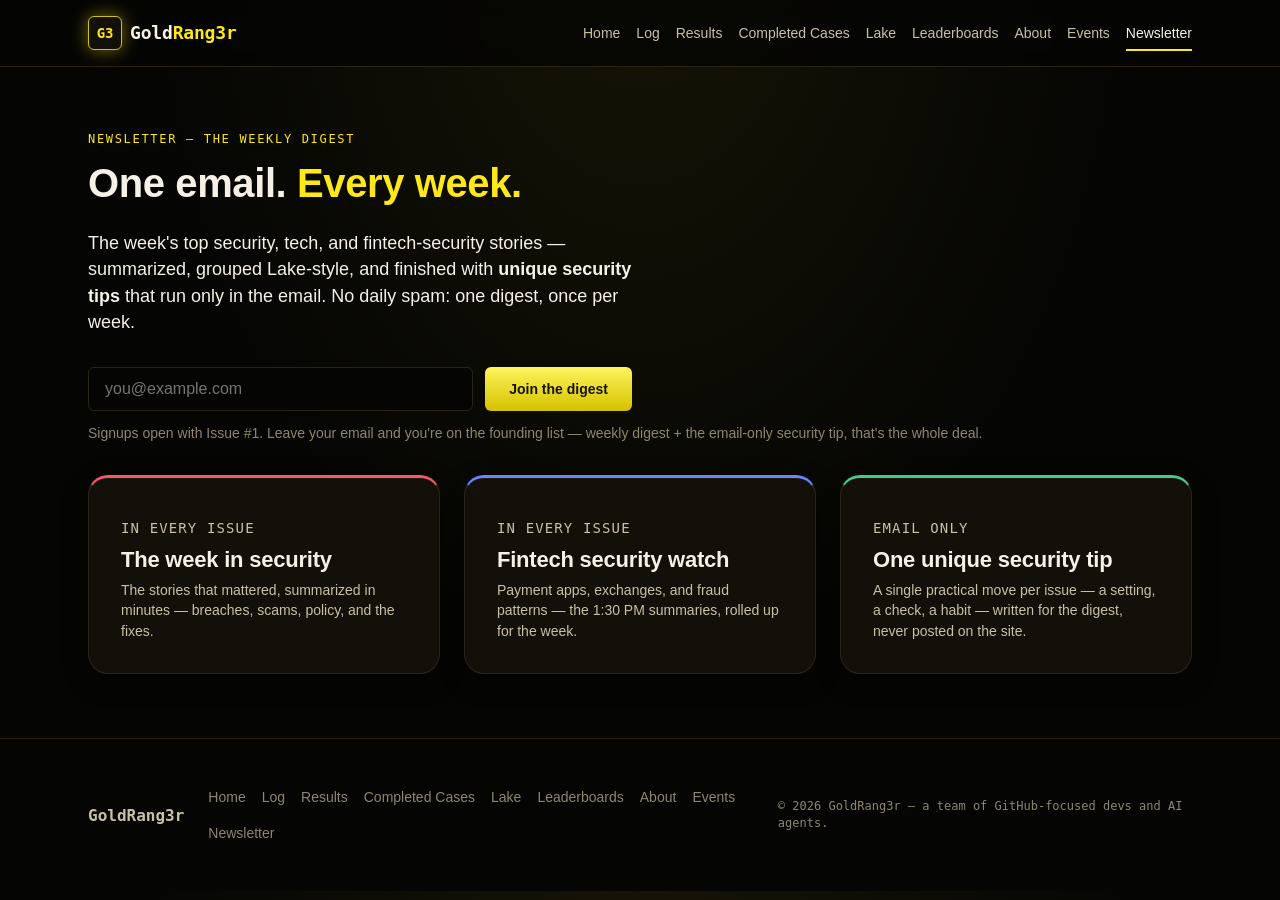
<file: newsletter.html>
<!DOCTYPE html>
<html lang="en">
<head>
  <meta charset="UTF-8" />
  <meta name="viewport" content="width=device-width, initial-scale=1" />
  <title>Newsletter — GoldRang3r</title>
  <meta name="description" content="The GoldRang3r weekly digest: the week's security, tech, and fintech-security news plus one email-only security tip." />
  <link rel="icon" href="assets/favicon.svg" type="image/svg+xml" />
  <link rel="stylesheet" href="css/tokens.css" />
  <link rel="stylesheet" href="css/base.css" />
  <link rel="stylesheet" href="css/components.css" />
  <link rel="stylesheet" href="css/responsive.css" />
</head>
<body>
  <a class="skip-link" href="#main">Skip to content</a>

  <header class="site-header">
    <div class="container site-header__inner">
      <a class="brand" href="index.html" aria-label="GoldRang3r — home">
        <span class="brand__mark" aria-hidden="true">G3</span>
        <span class="brand__name">Gold<span class="accent">Rang3r</span></span>
      </a>
      <nav class="nav" aria-label="Primary">
        <ul class="nav__list">
          <li><a class="nav__link" href="index.html">Home</a></li>
          <li><a class="nav__link" href="log.html">Log</a></li>
          <li><a class="nav__link" href="results.html">Results</a></li>
          <li><a class="nav__link" href="completed.html">Completed Cases</a></li>
          <li><a class="nav__link" href="lake.html">Lake</a></li>
          <li><a class="nav__link" href="leaderboards.html">Leaderboards</a></li>
          <li><a class="nav__link" href="about.html">About</a></li>
          <li><a class="nav__link" href="events.html">Events</a></li>
          <li><a class="nav__link" href="newsletter.html">Newsletter</a></li>
        </ul>
      </nav>
      <button class="nav-toggle" aria-expanded="false" aria-controls="nav-drawer" aria-label="Open menu">
        <span class="nav-toggle__bar"></span>
        <span class="nav-toggle__bar"></span>
        <span class="nav-toggle__bar"></span>
      </button>
    </div>
  </header>

  <div class="nav-drawer" id="nav-drawer" data-open="false" hidden>
    <div class="nav-drawer__header">
      <span class="brand">
        <span class="brand__mark" aria-hidden="true">G3</span>
        <span class="brand__name">Gold<span class="accent">Rang3r</span></span>
      </span>
      <button class="nav-drawer__close" aria-label="Close menu">✕</button>
    </div>
    <ul class="nav-drawer__list">
      <li><a class="nav-drawer__link" href="index.html"><span class="mono">01</span>Home</a></li>
      <li><a class="nav-drawer__link" href="log.html"><span class="mono">02</span>Log</a></li>
      <li><a class="nav-drawer__link" href="results.html"><span class="mono">03</span>Results</a></li>
      <li><a class="nav-drawer__link" href="completed.html"><span class="mono">04</span>Completed Cases</a></li>
      <li><a class="nav-drawer__link" href="lake.html"><span class="mono">05</span>Lake</a></li>
      <li><a class="nav-drawer__link" href="leaderboards.html"><span class="mono">06</span>Leaderboards</a></li>
      <li><a class="nav-drawer__link" href="about.html"><span class="mono">07</span>About</a></li>
      <li><a class="nav-drawer__link" href="events.html"><span class="mono">08</span>Events</a></li>
      <li><a class="nav-drawer__link" href="newsletter.html"><span class="mono">09</span>Newsletter</a></li>
    </ul>
    <p class="nav-drawer__footer">GoldRang3r — news, logs, and results. Published when finished.</p>
  </div>

  <main id="main">

    <section>
      <div class="container">
        <p class="eyebrow">Newsletter — the weekly digest</p>
        <h1 class="section-title">One email. <span style="color:var(--b3-accent-strong)">Every week.</span></h1>
        <p class="lede">The week's top security, tech, and fintech-security stories — summarized, grouped Lake-style, and finished with <b>unique security tips</b> that run only in the email. No daily spam: one digest, once per week.</p>

        <form class="newsletter-form" id="newsletter-form" action="#" method="get">
          <label class="visually-hidden" for="newsletter-email">Email address</label>
          <input type="email" id="newsletter-email" name="email" placeholder="you@example.com" required autocomplete="email" />
          <button class="btn" data-variant="solid" type="submit">Join the digest</button>
        </form>
        <p class="form-note" id="newsletter-note">Signups open with Issue #1. Leave your email and you're on the founding list — weekly digest + the email-only security tip, that's the whole deal.</p>

        <div class="grid">
          <article class="card" data-lane="fraud">
            <p class="card__meta">In every issue</p>
            <h3>The week in security</h3>
            <p>The stories that mattered, summarized in minutes — breaches, scams, policy, and the fixes.</p>
          </article>
          <article class="card" data-lane="bug">
            <p class="card__meta">In every issue</p>
            <h3>Fintech security watch</h3>
            <p>Payment apps, exchanges, and fraud patterns — the 1:30 PM summaries, rolled up for the week.</p>
          </article>
          <article class="card" data-lane="protect">
            <p class="card__meta">Email only</p>
            <h3>One unique security tip</h3>
            <p>A single practical move per issue — a setting, a check, a habit — written for the digest, never posted on the site.</p>
          </article>
        </div>
      </div>
    </section>
    <script>
      (function () {
        var form = document.getElementById("newsletter-form");
        var note = document.getElementById("newsletter-note");
        form.addEventListener("submit", function (e) {
          e.preventDefault();
          var email = document.getElementById("newsletter-email").value.trim();
          if (!email) return;
          try {
            var list = JSON.parse(localStorage.getItem("g3_newsletter") || "[]");
            if (list.indexOf(email) === -1) list.push(email);
            localStorage.setItem("g3_newsletter", JSON.stringify(list));
          } catch (err) {}
          note.textContent = "You're on the founding list — Issue #1 lands in your inbox on launch week. Welcome aboard.";
          note.classList.add("form-ok");
          form.reset();
        });
      })();
    </script>

  </main>

  <footer class="site-footer">
    <div class="container site-footer__inner">
      <span class="site-footer__brand">GoldRang3r</span>
      <nav class="site-footer__links" aria-label="Footer">
        <a href="index.html">Home</a>
        <a href="log.html">Log</a>
        <a href="results.html">Results</a>
        <a href="completed.html">Completed Cases</a>
        <a href="lake.html">Lake</a>
        <a href="leaderboards.html">Leaderboards</a>
        <a href="about.html">About</a>
        <a href="events.html">Events</a>
        <a href="newsletter.html">Newsletter</a>
      </nav>
      <span class="site-footer__meta">© 2026 GoldRang3r — a team of GitHub-focused devs and AI agents.</span>
    </div>
  </footer>

  <script src="js/main.js"></script>
</body>
</html>
</file>
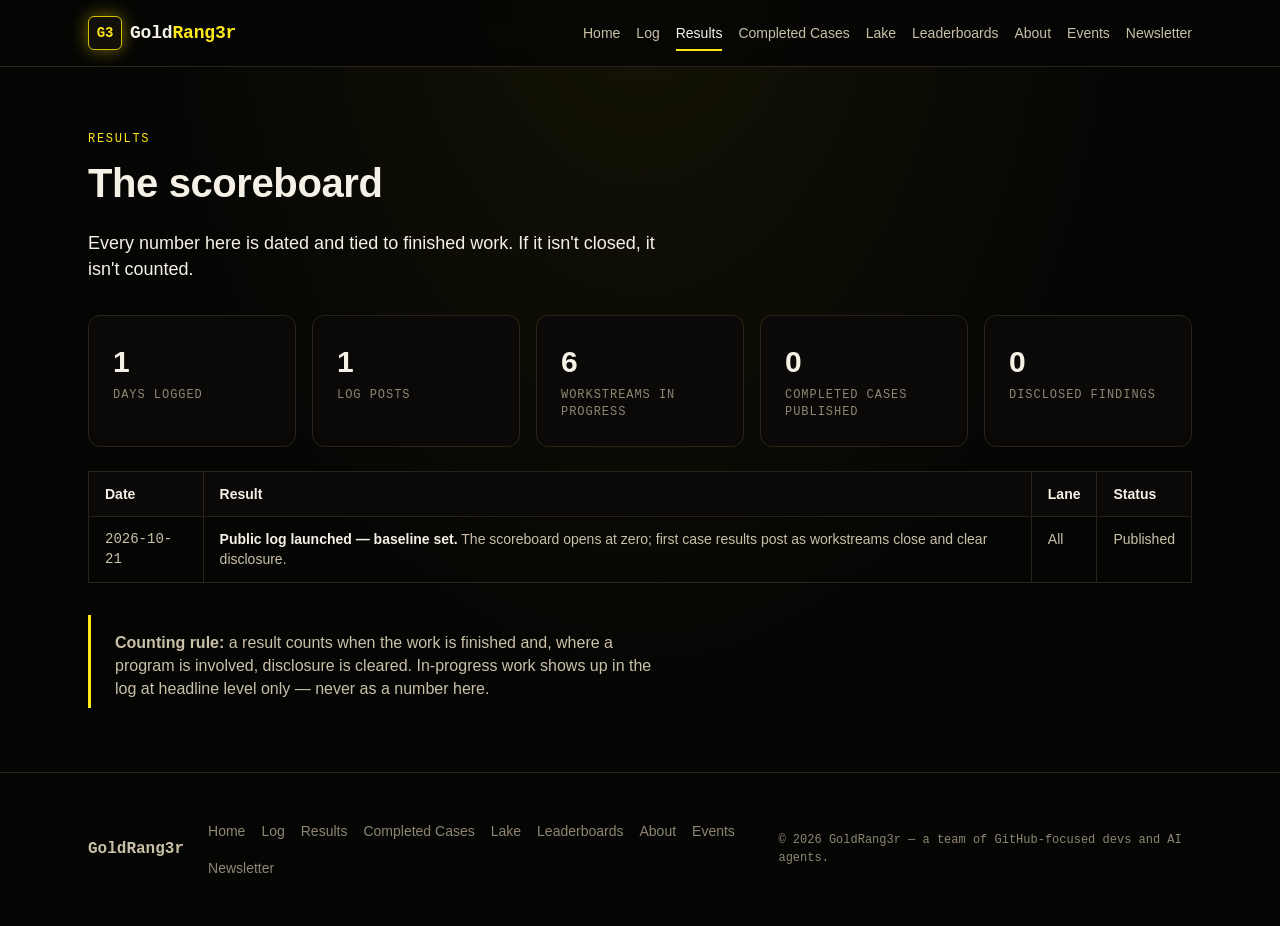
<file: results.html>
<!DOCTYPE html>
<html lang="en">
<head>
  <meta charset="UTF-8" />
  <meta name="viewport" content="width=device-width, initial-scale=1" />
  <title>Results — GoldRang3r</title>
  <meta name="description" content="The GoldRang3r scoreboard: dated, published results from completed security research. Nothing posts here until the work is finished." />
  <link rel="icon" href="assets/favicon.svg" type="image/svg+xml" />
  <link rel="stylesheet" href="css/tokens.css" />
  <link rel="stylesheet" href="css/base.css" />
  <link rel="stylesheet" href="css/components.css" />
  <link rel="stylesheet" href="css/responsive.css" />
</head>
<body>
  <a class="skip-link" href="#main">Skip to content</a>

  <header class="site-header">
    <div class="container site-header__inner">
      <a class="brand" href="index.html" aria-label="GoldRang3r — home">
        <span class="brand__mark" aria-hidden="true">G3</span>
        <span class="brand__name">Gold<span class="accent">Rang3r</span></span>
      </a>
      <nav class="nav" aria-label="Primary">
        <ul class="nav__list">
          <li><a class="nav__link" href="index.html">Home</a></li>
          <li><a class="nav__link" href="log.html">Log</a></li>
          <li><a class="nav__link" href="results.html">Results</a></li>
          <li><a class="nav__link" href="completed.html">Completed Cases</a></li>
          <li><a class="nav__link" href="lake.html">Lake</a></li>
          <li><a class="nav__link" href="leaderboards.html">Leaderboards</a></li>
          <li><a class="nav__link" href="about.html">About</a></li>
          <li><a class="nav__link" href="events.html">Events</a></li>
          <li><a class="nav__link" href="newsletter.html">Newsletter</a></li>
        </ul>
      </nav>
      <button class="nav-toggle" aria-expanded="false" aria-controls="nav-drawer" aria-label="Open menu">
        <span class="nav-toggle__bar"></span>
        <span class="nav-toggle__bar"></span>
        <span class="nav-toggle__bar"></span>
      </button>
    </div>
  </header>

  <div class="nav-drawer" id="nav-drawer" data-open="false" hidden>
    <div class="nav-drawer__header">
      <span class="brand">
        <span class="brand__mark" aria-hidden="true">G3</span>
        <span class="brand__name">Gold<span class="accent">Rang3r</span></span>
      </span>
      <button class="nav-drawer__close" aria-label="Close menu">✕</button>
    </div>
    <ul class="nav-drawer__list">
      <li><a class="nav-drawer__link" href="index.html"><span class="mono">01</span>Home</a></li>
      <li><a class="nav-drawer__link" href="log.html"><span class="mono">02</span>Log</a></li>
      <li><a class="nav-drawer__link" href="results.html"><span class="mono">03</span>Results</a></li>
      <li><a class="nav-drawer__link" href="completed.html"><span class="mono">04</span>Completed Cases</a></li>
      <li><a class="nav-drawer__link" href="lake.html"><span class="mono">05</span>Lake</a></li>
      <li><a class="nav-drawer__link" href="leaderboards.html"><span class="mono">06</span>Leaderboards</a></li>
      <li><a class="nav-drawer__link" href="about.html"><span class="mono">07</span>About</a></li>
      <li><a class="nav-drawer__link" href="events.html"><span class="mono">08</span>Events</a></li>
      <li><a class="nav-drawer__link" href="newsletter.html"><span class="mono">09</span>Newsletter</a></li>
    </ul>
    <p class="nav-drawer__footer">GoldRang3r — news, logs, and results. Published when finished.</p>
  </div>

  <main id="main">
    <section>
      <div class="container">
        <p class="eyebrow">Results</p>
        <h1 class="section-title">The scoreboard</h1>
        <p class="lede">Every number here is dated and tied to finished work. If it isn't closed, it isn't counted.</p>

        <div class="stats">
          <div class="stat"><div class="n">1</div><div class="l">Days logged</div></div>
          <div class="stat"><div class="n">1</div><div class="l">Log posts</div></div>
          <div class="stat"><div class="n">6</div><div class="l">Workstreams in progress</div></div>
          <div class="stat"><div class="n">0</div><div class="l">Completed cases published</div></div>
          <div class="stat"><div class="n">0</div><div class="l">Disclosed findings</div></div>
        </div>

        <div class="table-wrap">
          <table class="table">
            <thead>
              <tr><th>Date</th><th>Result</th><th>Lane</th><th>Status</th></tr>
            </thead>
            <tbody>
              <tr>
                <td class="mono">2026-10-21</td>
                <td><b>Public log launched — baseline set.</b> The scoreboard opens at zero; first case results post as workstreams close and clear disclosure.</td>
                <td>All</td>
                <td>Published</td>
              </tr>
            </tbody>
          </table>
        </div>

        <div class="note">
          <p><b>Counting rule:</b> a result counts when the work is finished and, where a program is involved, disclosure is cleared. In-progress work shows up in the log at headline level only — never as a number here.</p>
        </div>
      </div>
    </section>
  </main>

  <footer class="site-footer">
    <div class="container site-footer__inner">
      <span class="site-footer__brand">GoldRang3r</span>
      <nav class="site-footer__links" aria-label="Footer">
        <a href="index.html">Home</a>
        <a href="log.html">Log</a>
        <a href="results.html">Results</a>
        <a href="completed.html">Completed Cases</a>
        <a href="lake.html">Lake</a>
        <a href="leaderboards.html">Leaderboards</a>
        <a href="about.html">About</a>
        <a href="events.html">Events</a>
        <a href="newsletter.html">Newsletter</a>
      </nav>
      <span class="site-footer__meta">© 2026 GoldRang3r — a team of GitHub-focused devs and AI agents.</span>
    </div>
  </footer>

  <script src="js/main.js"></script>
</body>
</html>
</file>
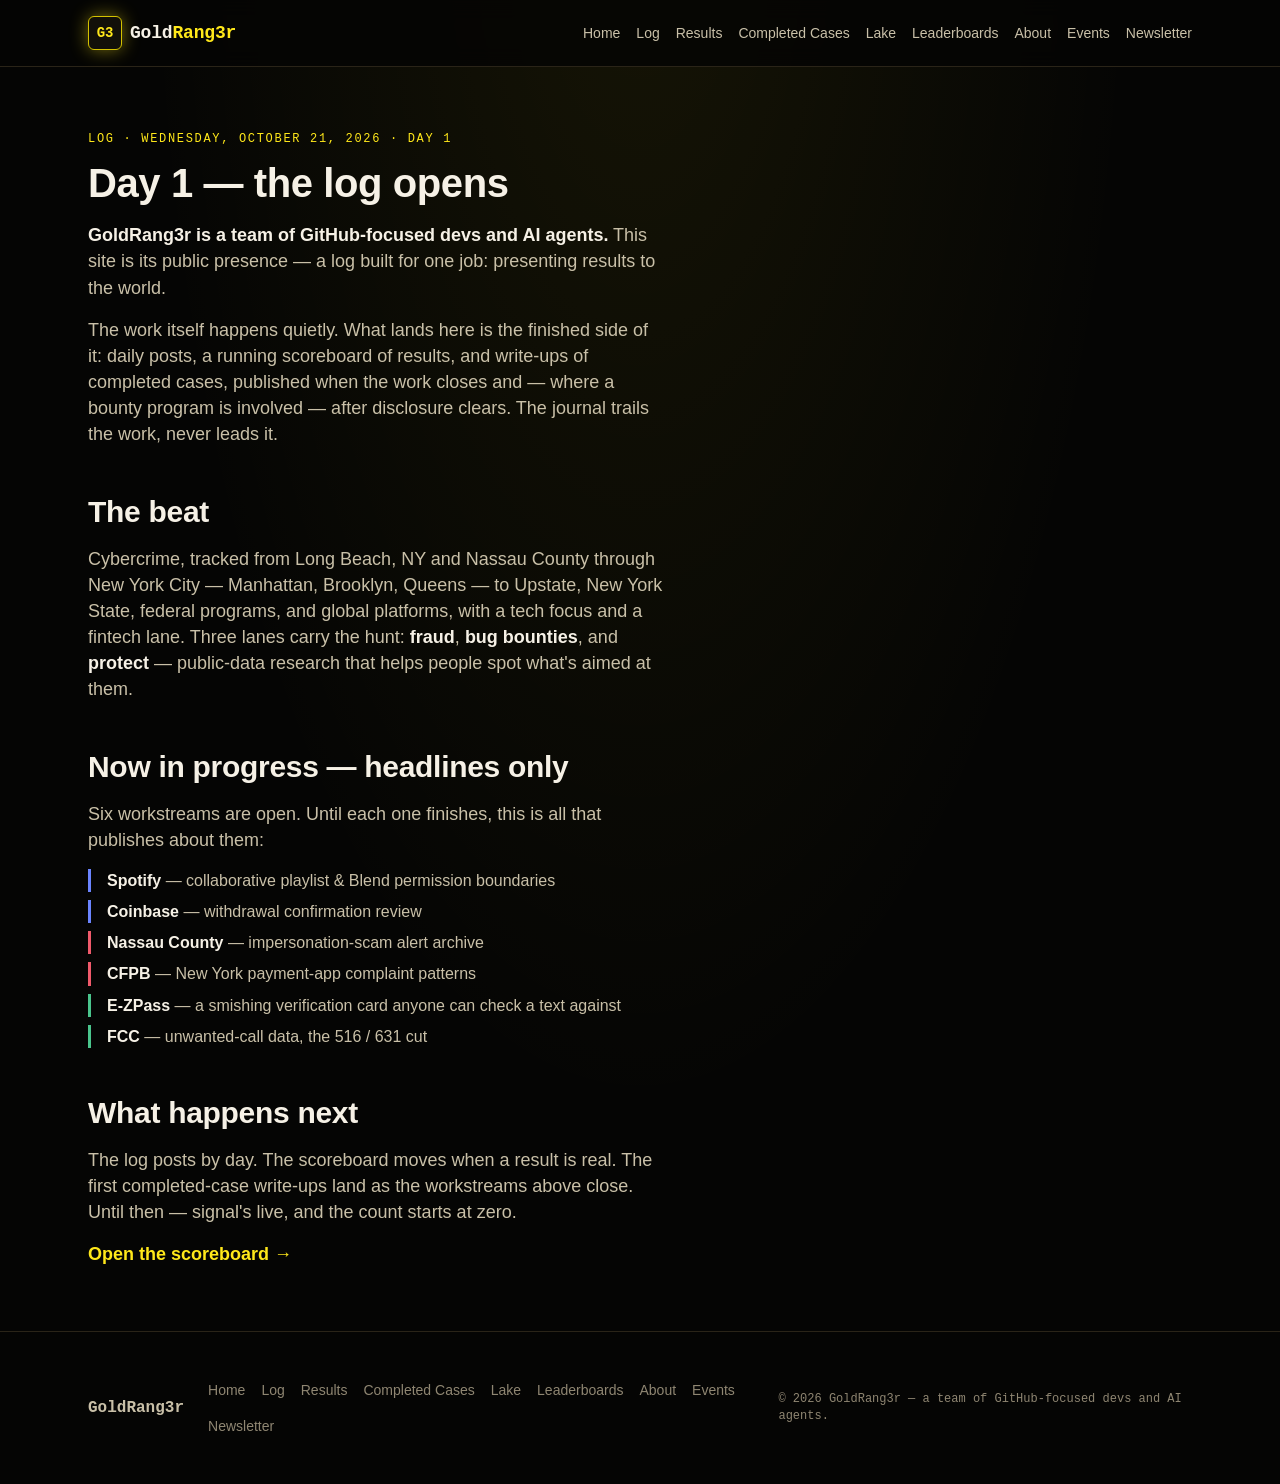
<file: posts/2026-10-21-day-1.html>
<!DOCTYPE html>
<html lang="en">
<head>
  <meta charset="UTF-8" />
  <meta name="viewport" content="width=device-width, initial-scale=1" />
  <title>Day 1 — the log opens · GoldRang3r</title>
  <meta name="description" content="Day 1 of the GoldRang3r public log: what this is, how it publishes, and the six workstreams in progress — headline level only." />
  <link rel="icon" href="../assets/favicon.svg" type="image/svg+xml" />
  <link rel="stylesheet" href="../css/tokens.css" />
  <link rel="stylesheet" href="../css/base.css" />
  <link rel="stylesheet" href="../css/components.css" />
  <link rel="stylesheet" href="../css/responsive.css" />
</head>
<body>
  <a class="skip-link" href="#main">Skip to content</a>

  <header class="site-header">
    <div class="container site-header__inner">
      <a class="brand" href="../index.html" aria-label="GoldRang3r — home">
        <span class="brand__mark" aria-hidden="true">G3</span>
        <span class="brand__name">Gold<span class="accent">Rang3r</span></span>
      </a>
      <nav class="nav" aria-label="Primary">
        <ul class="nav__list">
          <li><a class="nav__link" href="../index.html">Home</a></li>
          <li><a class="nav__link" href="../log.html">Log</a></li>
          <li><a class="nav__link" href="../results.html">Results</a></li>
          <li><a class="nav__link" href="../completed.html">Completed Cases</a></li>
          <li><a class="nav__link" href="../lake.html">Lake</a></li>
          <li><a class="nav__link" href="../leaderboards.html">Leaderboards</a></li>
          <li><a class="nav__link" href="../about.html">About</a></li>
          <li><a class="nav__link" href="../events.html">Events</a></li>
          <li><a class="nav__link" href="../newsletter.html">Newsletter</a></li>
        </ul>
      </nav>
      <button class="nav-toggle" aria-expanded="false" aria-controls="nav-drawer" aria-label="Open menu">
        <span class="nav-toggle__bar"></span>
        <span class="nav-toggle__bar"></span>
        <span class="nav-toggle__bar"></span>
      </button>
    </div>
  </header>

  <div class="nav-drawer" id="nav-drawer" data-open="false" hidden>
    <div class="nav-drawer__header">
      <span class="brand">
        <span class="brand__mark" aria-hidden="true">G3</span>
        <span class="brand__name">Gold<span class="accent">Rang3r</span></span>
      </span>
      <button class="nav-drawer__close" aria-label="Close menu">✕</button>
    </div>
    <ul class="nav-drawer__list">
      <li><a class="nav-drawer__link" href="../index.html"><span class="mono">01</span>Home</a></li>
      <li><a class="nav-drawer__link" href="../log.html"><span class="mono">02</span>Log</a></li>
      <li><a class="nav-drawer__link" href="../results.html"><span class="mono">03</span>Results</a></li>
      <li><a class="nav-drawer__link" href="../completed.html"><span class="mono">04</span>Completed Cases</a></li>
      <li><a class="nav-drawer__link" href="../lake.html"><span class="mono">05</span>Lake</a></li>
      <li><a class="nav-drawer__link" href="../leaderboards.html"><span class="mono">06</span>Leaderboards</a></li>
      <li><a class="nav-drawer__link" href="../about.html"><span class="mono">07</span>About</a></li>
      <li><a class="nav-drawer__link" href="../events.html"><span class="mono">08</span>Events</a></li>
      <li><a class="nav-drawer__link" href="../newsletter.html"><span class="mono">09</span>Newsletter</a></li>
    </ul>
    <p class="nav-drawer__footer">GoldRang3r — news, logs, and results. Published when finished.</p>
  </div>

  <main id="main">
    <section>
      <div class="container">
        <p class="eyebrow">Log · Wednesday, October 21, 2026 · Day 1</p>
        <h1 class="section-title">Day 1 — the log opens</h1>

        <div class="post-body">
          <p><b>GoldRang3r is a team of GitHub-focused devs and AI agents.</b> This site is its public presence — a log built for one job: presenting results to the world.</p>

          <p>The work itself happens quietly. What lands here is the finished side of it: daily posts, a running scoreboard of results, and write-ups of completed cases, published when the work closes and — where a bounty program is involved — after disclosure clears. The journal trails the work, never leads it.</p>

          <h2>The beat</h2>
          <p>Cybercrime, tracked from Long Beach, NY and Nassau County through New York City — Manhattan, Brooklyn, Queens — to Upstate, New York State, federal programs, and global platforms, with a tech focus and a fintech lane. Three lanes carry the hunt: <b>fraud</b>, <b>bug bounties</b>, and <b>protect</b> — public-data research that helps people spot what's aimed at them.</p>

          <h2>Now in progress — headlines only</h2>
          <p>Six workstreams are open. Until each one finishes, this is all that publishes about them:</p>
          <ul>
            <li data-lane="bug"><b>Spotify</b> — collaborative playlist &amp; Blend permission boundaries</li>
            <li data-lane="bug"><b>Coinbase</b> — withdrawal confirmation review</li>
            <li data-lane="fraud"><b>Nassau County</b> — impersonation-scam alert archive</li>
            <li data-lane="fraud"><b>CFPB</b> — New York payment-app complaint patterns</li>
            <li data-lane="protect"><b>E-ZPass</b> — a smishing verification card anyone can check a text against</li>
            <li data-lane="protect"><b>FCC</b> — unwanted-call data, the 516 / 631 cut</li>
          </ul>

          <h2>What happens next</h2>
          <p>The log posts by day. The scoreboard moves when a result is real. The first completed-case write-ups land as the workstreams above close. Until then — signal's live, and the count starts at zero.</p>

          <p><a class="text-link" href="../results.html">Open the scoreboard →</a></p>
        </div>
      </div>
    </section>
  </main>

  <footer class="site-footer">
    <div class="container site-footer__inner">
      <span class="site-footer__brand">GoldRang3r</span>
      <nav class="site-footer__links" aria-label="Footer">
        <a href="../index.html">Home</a>
        <a href="../log.html">Log</a>
        <a href="../results.html">Results</a>
        <a href="../completed.html">Completed Cases</a>
        <a href="../lake.html">Lake</a>
        <a href="../leaderboards.html">Leaderboards</a>
        <a href="../about.html">About</a>
        <a href="../events.html">Events</a>
        <a href="../newsletter.html">Newsletter</a>
      </nav>
      <span class="site-footer__meta">© 2026 GoldRang3r — a team of GitHub-focused devs and AI agents.</span>
    </div>
  </footer>

  <script src="../js/main.js"></script>
</body>
</html>
</file>
<file: css/tokens.css>
/* ==========================================================================
   BASE3 UI — tokens layer
   BASE3 is our modernized take on the Base UI concept: structure, behavior
   and accessibility live in unstyled primitives; ALL identity lives here,
   in tokens. Swap the tokens, keep the primitives — the site re-skins
   without a single markup change.

   Formatting foundation: a proven mobile-first responsive framework —
   same spacing scale, type scale, container and breakpoints — re-lit for
   NEON FUTURE: night black, yellow neon primary, traces of cyberpunk neon.
   ========================================================================== */

:root {
  /* -- Night surfaces ---------------------------------------------------- */
  --b3-black-950: #050504;
  --b3-black-900: #0a0908;
  --b3-black-800: #121009;
  --b3-black-700: #1a160e;
  --b3-line: #2a2418;

  /* -- BASE3 neon yellow — the modernized gold --------------------------
     Gold, pushed to neon: brighter, cleaner, electric. This is the one
     primary glow for the whole publication. */
  --b3-yellow: #ffe81a;
  --b3-yellow-bright: #fff45c;
  --b3-yellow-dim: #d4c200;
  --b3-yellow-glow: rgba(255, 232, 26, 0.45);
  --b3-yellow-wash: rgba(255, 232, 26, 0.07);

  /* -- Traces of cyberpunk neon (small doses only) ---------------------- */
  --b3-cyan: #00e5ff;
  --b3-magenta: #ff2ea6;

  /* -- Lane gemstones ----------------------------------------------------- */
  --lane-fraud: #f05a6b;    /* ruby    — fraud / whistleblower */
  --lane-bug: #6b84ff;      /* sapphire — bug bounties       */
  --lane-protect: #4ac58c; /* emerald — protect             */

  /* -- Text --------------------------------------------------------------*/
  --b3-text-primary: #f6f1e6;
  --b3-text-secondary: #c9c0a8;
  --b3-text-muted: #8f8672;
  --b3-text-on-accent: #171300;

  /* -- Semantic aliases --------------------------------------------------*/
  --b3-bg: var(--b3-black-950);
  --b3-bg-raised: var(--b3-black-900);
  --b3-bg-card: var(--b3-black-800);
  --b3-border: var(--b3-line);
  --b3-accent: var(--b3-yellow-dim);
  --b3-accent-strong: var(--b3-yellow);
  --b3-focus: var(--b3-yellow-bright);

  /* -- Typography ---------------------------------------------------------*/
  --b3-font-sans: "Helvetica Neue", Helvetica, Arial, "Nimbus Sans L",
    -apple-system, BlinkMacSystemFont, "Segoe UI", Roboto, sans-serif;
  --b3-font-mono: ui-monospace, "SF Mono", "Cascadia Code", "Roboto Mono",
    Consolas, monospace;

  --b3-fs-xs: 0.75rem;
  --b3-fs-sm: 0.875rem;
  --b3-fs-base: 1rem;
  --b3-fs-md: 1.125rem;
  --b3-fs-lg: 1.375rem;
  --b3-fs-xl: 1.875rem;
  --b3-fs-2xl: 2.5rem;
  --b3-fs-3xl: 3.25rem;

  --b3-lh-tight: 1.15;
  --b3-lh-normal: 1.45;
  --b3-measure: 36rem;

  /* -- Spacing scale -------------------------------------------------------*/
  --b3-space-1: 0.25rem;
  --b3-space-2: 0.5rem;
  --b3-space-3: 0.75rem;
  --b3-space-4: 1rem;
  --b3-space-5: 1.5rem;
  --b3-space-6: 2rem;
  --b3-space-8: 3rem;
  --b3-space-10: 4rem;
  --b3-space-12: 6rem;

  /* -- Shape / effects ------------------------------------------------------*/
  --b3-radius-sm: 6px;
  --b3-radius-md: 12px;
  --b3-radius-lg: 20px;

  --b3-shadow-card: 0 1px 0 rgba(255, 232, 26, 0.06) inset,
    0 8px 24px rgba(0, 0, 0, 0.35);
  --b3-glow-accent: 0 0 18px var(--b3-yellow-glow);

  --b3-container: 72rem;

  --b3-duration-fast: 120ms;
  --b3-duration-normal: 220ms;
  --b3-ease: cubic-bezier(0.2, 0.7, 0.2, 1);
}
</file>
<file: css/base.css>
/* ==========================================================================
   BASE3 UI — base layer
   Element defaults only. No components, no identity beyond the tokens.
   ========================================================================== */

*, *::before, *::after { box-sizing: border-box; }

html {
  color-scheme: dark;
  -webkit-text-size-adjust: 100%;
  scroll-behavior: smooth;
}

body {
  margin: 0;
  background: var(--b3-bg);
  background-image: radial-gradient(ellipse at 50% -10%, var(--b3-yellow-wash), transparent 55%);
  color: var(--b3-text-primary);
  font-family: var(--b3-font-sans);
  font-size: var(--b3-fs-base);
  line-height: var(--b3-lh-normal);
  -webkit-font-smoothing: antialiased;
  overflow-x: clip;
}

img, svg { max-width: 100%; }
img { height: auto; }

a { color: inherit; text-decoration: none; }

h1, h2, h3, h4 {
  margin: 0;
  line-height: var(--b3-lh-tight);
  font-weight: 600;
  letter-spacing: -0.01em;
}

p { margin: 0; }
ul { margin: 0; padding: 0; list-style: none; }
button { font: inherit; color: inherit; background: none; border: 0; cursor: pointer; }

:focus-visible {
  outline: 2px solid var(--b3-focus);
  outline-offset: 3px;
  border-radius: var(--b3-radius-sm);
}

.container {
  width: 100%;
  max-width: var(--b3-container);
  margin: 0 auto;
  padding: 0 var(--b3-space-5);
}

section { padding: var(--b3-space-10) 0; }

.skip-link {
  position: absolute;
  left: var(--b3-space-4);
  top: -3rem;
  background: var(--b3-accent-strong);
  color: var(--b3-text-on-accent);
  padding: var(--b3-space-2) var(--b3-space-4);
  border-radius: var(--b3-radius-sm);
  font-weight: 600;
  z-index: 100;
  transition: top var(--b3-duration-fast) var(--b3-ease);
}
.skip-link:focus { top: var(--b3-space-4); }

.visually-hidden {
  position: absolute;
  width: 1px; height: 1px;
  overflow: hidden;
  clip: rect(0 0 0 0);
  white-space: nowrap;
}
</file>
<file: css/components.css>
/* ==========================================================================
   BASE3 UI — components layer
   Primitives in the Base UI spirit: semantic, accessible markup patterns
   (header, nav + drawer, button, card, badge, stat) whose look comes
   entirely from tokens.css. Variants ride on data attributes, e.g.
   [data-lane="bug"], [data-variant="ghost"] — behavior and structure stay
   the same when the styling layer changes.
   ========================================================================== */

/* ---------- header / nav primitive ---------- */
.site-header {
  position: sticky; top: 0; z-index: 50;
  background: rgba(5, 5, 4, 0.88);
  backdrop-filter: blur(10px);
  border-bottom: 1px solid var(--b3-border);
}
.site-header__inner {
  display: flex; align-items: center; justify-content: space-between;
  padding-block: var(--b3-space-4); gap: var(--b3-space-4);
}
.brand {
  display: flex; align-items: center; gap: var(--b3-space-2);
  flex-shrink: 0; font-weight: 700; font-size: var(--b3-fs-md);
  letter-spacing: -0.01em; font-family: var(--b3-font-mono);
}
.brand__mark {
  display: inline-flex; align-items: center; justify-content: center;
  width: 34px; height: 34px; border-radius: var(--b3-radius-sm);
  background: var(--b3-black-800);
  border: 1px solid var(--b3-accent);
  color: var(--b3-accent-strong);
  box-shadow: var(--b3-glow-accent);
  font-size: var(--b3-fs-sm);
}
.brand__name { color: var(--b3-text-primary); white-space: nowrap; }
.brand__name .accent { color: var(--b3-accent-strong); }

.nav { display: none; }
.nav__list { display: flex; align-items: center; gap: var(--b3-space-4); font-size: var(--b3-fs-sm); }
.nav__link {
  color: var(--b3-text-secondary);
  padding: var(--b3-space-2) 0;
  border-bottom: 2px solid transparent;
  transition: color var(--b3-duration-fast) var(--b3-ease),
    border-color var(--b3-duration-fast) var(--b3-ease);
}
.nav__link:hover, .nav__link[aria-current="page"] {
  color: var(--b3-text-primary);
  border-bottom-color: var(--b3-accent-strong);
}

.nav-toggle {
  display: inline-flex; flex-direction: column; justify-content: center; gap: 5px;
  width: 40px; height: 40px; padding: var(--b3-space-2);
  border: 1px solid var(--b3-border); border-radius: var(--b3-radius-sm);
}
.nav-toggle__bar { display: block; height: 2px; width: 100%; background: var(--b3-text-primary); }

.nav-drawer[hidden] { display: none; }
.nav-drawer {
  position: fixed; inset: 0; z-index: 60;
  background: var(--b3-black-950);
  display: flex; flex-direction: column;
  padding: var(--b3-space-5);
  transform: translateX(100%);
  transition: transform var(--b3-duration-normal) var(--b3-ease);
}
.nav-drawer[data-open="true"] { transform: translateX(0); }
.nav-drawer__header {
  display: flex; justify-content: space-between; align-items: center;
  margin-bottom: var(--b3-space-8);
}
.nav-drawer__close { font-size: 1.3rem; color: var(--b3-text-primary); }
.nav-drawer__list { display: flex; flex-direction: column; gap: var(--b3-space-6); font-size: var(--b3-fs-xl); }
.nav-drawer__link { color: var(--b3-text-primary); }
.nav-drawer__link .mono {
  font-family: var(--b3-font-mono); font-size: var(--b3-fs-xs);
  color: var(--b3-accent-strong); display: block;
  letter-spacing: 0.1em; text-transform: uppercase;
}
.nav-drawer__footer { margin-top: auto; color: var(--b3-text-muted); font-size: var(--b3-fs-sm); }
body[data-drawer-open="true"] { overflow: hidden; }

/* ---------- type helpers ---------- */
.eyebrow {
  font-family: var(--b3-font-mono); font-size: var(--b3-fs-xs);
  text-transform: uppercase; letter-spacing: 0.14em;
  color: var(--b3-accent-strong); margin-bottom: var(--b3-space-3);
}
.display {
  font-size: clamp(2.25rem, 6vw, var(--b3-fs-3xl));
  font-weight: 700; letter-spacing: -0.01em; line-height: var(--b3-lh-tight);
}
.display .neon {
  color: var(--b3-accent-strong);
  text-shadow: 0 0 24px var(--b3-yellow-glow);
}
.section-title { font-size: var(--b3-fs-2xl); font-weight: 600; }
.lede { font-size: var(--b3-fs-md); color: var(--b3-text-primary); max-width: var(--b3-measure); margin-top: var(--b3-space-5); }
.copy { color: var(--b3-text-secondary); max-width: var(--b3-measure); margin-top: var(--b3-space-3); }
.text-link { color: var(--b3-accent-strong); font-weight: 600; }
.text-link:hover { text-decoration: underline; }
.mono { font-family: var(--b3-font-mono); }

/* ---------- badge primitive ---------- */
.badge {
  display: inline-flex; align-items: center; gap: var(--b3-space-1);
  padding: var(--b3-space-1) var(--b3-space-3); border-radius: 999px;
  font-family: var(--b3-font-mono); font-size: var(--b3-fs-xs);
  text-transform: uppercase; letter-spacing: 0.06em; white-space: nowrap;
  border: 1px solid var(--b3-accent); color: var(--b3-accent-strong);
}
.badge[data-lane="fraud"] { border-color: var(--lane-fraud); color: var(--lane-fraud); }
.badge[data-lane="bug"] { border-color: var(--lane-bug); color: var(--lane-bug); }
.badge[data-lane="protect"] { border-color: var(--lane-protect); color: var(--lane-protect); }

/* ---------- button primitive ---------- */
.btn {
  display: inline-flex; align-items: center; gap: var(--b3-space-2);
  padding: var(--b3-space-3) var(--b3-space-5);
  border-radius: var(--b3-radius-sm);
  font-size: var(--b3-fs-sm); font-weight: 600; white-space: nowrap;
  transition: transform var(--b3-duration-fast) var(--b3-ease),
    background var(--b3-duration-fast) var(--b3-ease),
    border-color var(--b3-duration-fast) var(--b3-ease);
}
.btn:active { transform: translateY(1px); }
.btn[data-variant="solid"] {
  background: linear-gradient(180deg, var(--b3-yellow-bright), var(--b3-accent));
  color: var(--b3-text-on-accent);
}
.btn[data-variant="solid"]:hover { filter: brightness(1.08); }
.btn[data-variant="ghost"] { border: 1px solid var(--b3-border); color: var(--b3-text-primary); }
.btn[data-variant="ghost"]:hover { border-color: var(--b3-accent-strong); color: var(--b3-accent-strong); }

/* ---------- hero ---------- */
.hero {
  position: relative; overflow: hidden;
  padding-block: var(--b3-space-12) var(--b3-space-10);
  border-bottom: 1px solid var(--b3-border);
}
.hero__cta { display: flex; gap: var(--b3-space-4); flex-wrap: wrap; margin-top: var(--b3-space-8); }
.hero__signal {
  font-family: var(--b3-font-mono); font-size: var(--b3-fs-xs);
  color: var(--b3-text-muted); text-transform: uppercase; letter-spacing: 0.1em;
  margin-top: var(--b3-space-6);
}
.hero__signal .dot { color: var(--lane-protect); }

/* ---------- card primitive (log posts, cases, results) ---------- */
.grid { display: grid; grid-template-columns: 1fr; gap: var(--b3-space-5); margin-top: var(--b3-space-6); }
.card {
  background: var(--b3-bg-card);
  border: 1px solid var(--b3-border);
  border-radius: var(--b3-radius-lg);
  padding: var(--b3-space-6);
  box-shadow: var(--b3-shadow-card);
  transition: border-color var(--b3-duration-normal) var(--b3-ease),
    transform var(--b3-duration-normal) var(--b3-ease);
}
.card:hover { border-color: var(--b3-accent-strong); transform: translateY(-2px); }
.card h3 { font-size: var(--b3-fs-lg); margin: var(--b3-space-2) 0; }
.card h3 a:hover { color: var(--b3-accent-strong); }
.card p { color: var(--b3-text-secondary); margin-top: var(--b3-space-2); font-size: var(--b3-fs-sm); }
.card p b { color: var(--b3-text-primary); }
.card__meta {
  font-family: var(--b3-font-mono); font-size: var(--b3-fs-xs);
  text-transform: uppercase; letter-spacing: 0.08em; color: var(--b3-text-muted);
}
.card[data-lane="fraud"] { border-top: 3px solid var(--lane-fraud); }
.card[data-lane="bug"] { border-top: 3px solid var(--lane-bug); }
.card[data-lane="protect"] { border-top: 3px solid var(--lane-protect); }
.card__foot { margin-top: var(--b3-space-4); font-size: var(--b3-fs-sm); }

/* ---------- day grouping (the log) ---------- */
.day { margin-top: var(--b3-space-8); }
.day__head {
  display: flex; align-items: baseline; gap: var(--b3-space-4); flex-wrap: wrap;
  border-bottom: 1px solid var(--b3-border); padding-bottom: var(--b3-space-3);
}
.day__date { font-family: var(--b3-font-mono); font-size: var(--b3-fs-md); color: var(--b3-accent-strong); }
.day__dow { color: var(--b3-text-muted); font-size: var(--b3-fs-sm); text-transform: uppercase; letter-spacing: 0.08em; }

/* ---------- stat primitive (results) ---------- */
.stats { display: grid; grid-template-columns: repeat(auto-fit, minmax(160px, 1fr)); gap: var(--b3-space-4); margin-top: var(--b3-space-6); }
.stat {
  background: var(--b3-bg-raised); border: 1px solid var(--b3-border);
  border-radius: var(--b3-radius-md); padding: var(--b3-space-5);
}
.stat .n { font-size: var(--b3-fs-xl); font-weight: 700; }
.stat .n .unit { color: var(--b3-accent-strong); }
.stat .l {
  color: var(--b3-text-muted); font-family: var(--b3-font-mono);
  font-size: var(--b3-fs-xs); text-transform: uppercase;
  letter-spacing: 0.08em; margin-top: var(--b3-space-1);
}

/* ---------- lane strip ---------- */
.lanes { display: grid; grid-template-columns: 1fr; gap: var(--b3-space-4); margin-top: var(--b3-space-6); }
.lane {
  border: 1px solid var(--b3-border); border-radius: var(--b3-radius-md);
  padding: var(--b3-space-5); background: var(--b3-bg-raised);
}
.lane h3 { font-size: var(--b3-fs-md); }
.lane p { margin-top: var(--b3-space-2); color: var(--b3-text-secondary); font-size: var(--b3-fs-sm); }
.lane[data-lane="fraud"] { border-left: 3px solid var(--lane-fraud); }
.lane[data-lane="bug"] { border-left: 3px solid var(--lane-bug); }
.lane[data-lane="protect"] { border-left: 3px solid var(--lane-protect); }
.lane[data-lane="fraud"] h3 { color: var(--lane-fraud); }
.lane[data-lane="bug"] h3 { color: var(--lane-bug); }
.lane[data-lane="protect"] h3 { color: var(--lane-protect); }

/* ---------- article (single post) ---------- */
.post-body { max-width: var(--b3-measure); }
.post-body p { color: var(--b3-text-secondary); margin-top: var(--b3-space-4); font-size: var(--b3-fs-md); }
.post-body p b, .post-body li b { color: var(--b3-text-primary); }
.post-body h2 { font-size: var(--b3-fs-xl); margin-top: var(--b3-space-8); }
.post-body ul { margin-top: var(--b3-space-4); display: grid; gap: var(--b3-space-2); }
.post-body li {
  color: var(--b3-text-secondary);
  border-left: 3px solid var(--b3-accent);
  padding-left: var(--b3-space-4);
}
.post-body li[data-lane="fraud"] { border-left-color: var(--lane-fraud); }
.post-body li[data-lane="bug"] { border-left-color: var(--lane-bug); }
.post-body li[data-lane="protect"] { border-left-color: var(--lane-protect); }

/* ---------- note / empty state ---------- */
.note {
  border-left: 3px solid var(--b3-accent-strong);
  padding: var(--b3-space-2) 0 var(--b3-space-2) var(--b3-space-5);
  margin-top: var(--b3-space-6); max-width: var(--b3-measure);
}
.note p { color: var(--b3-text-secondary); margin-top: var(--b3-space-2); }
.empty {
  border: 1px dashed var(--b3-border); border-radius: var(--b3-radius-lg);
  padding: var(--b3-space-8); margin-top: var(--b3-space-6); text-align: center;
}
.empty p { color: var(--b3-text-muted); margin-top: var(--b3-space-2); }

/* ---------- table ---------- */
.table-wrap { overflow-x: auto; -webkit-overflow-scrolling: touch; margin-top: var(--b3-space-5); }
.table { width: 100%; border-collapse: collapse; font-size: var(--b3-fs-sm); min-width: 560px; }
.table th, .table td { border: 1px solid var(--b3-border); padding: var(--b3-space-3) var(--b3-space-4); text-align: left; vertical-align: top; }
.table th { background: var(--b3-bg-raised); color: var(--b3-text-primary); }
.table td { color: var(--b3-text-secondary); }
.table td b { color: var(--b3-text-primary); }

/* ---------- footer ---------- */
.site-footer { border-top: 1px solid var(--b3-border); padding-block: var(--b3-space-8); color: var(--b3-text-muted); }
.site-footer__inner { display: flex; flex-direction: column; gap: var(--b3-space-5); }
.site-footer__brand { color: var(--b3-text-secondary); font-weight: 600; font-family: var(--b3-font-mono); }
.site-footer__links { display: flex; flex-wrap: wrap; gap: var(--b3-space-4); font-size: var(--b3-fs-sm); }
.site-footer__links a:hover { color: var(--b3-accent-strong); }
.site-footer__meta { font-size: var(--b3-fs-xs); font-family: var(--b3-font-mono); }


/* ==========================================================================
   v2 — publication layer: river feed, Lake clusters, sponsored / ad slots,
   newsletter form. Same primitives, new compositions.
   ========================================================================== */

/* ---------- river feed (Techmeme-style aggregation) ---------- */
.feed { margin-top: var(--b3-space-6); border-top: 1px solid var(--b3-border); }
.feed__item {
  display: grid; grid-template-columns: 6.5rem 1fr; gap: var(--b3-space-4);
  padding: var(--b3-space-4) 0; border-bottom: 1px solid var(--b3-border);
}
.feed__time {
  font-family: var(--b3-font-mono); font-size: var(--b3-fs-sm);
  color: var(--b3-accent-strong); white-space: nowrap; padding-top: 0.15rem;
}
.feed__source { font-weight: 700; color: var(--b3-text-primary); }
.feed__body { color: var(--b3-text-secondary); font-size: var(--b3-fs-base); }
.feed__body a { color: var(--b3-text-primary); font-weight: 600; }
.feed__body a:hover { color: var(--b3-accent-strong); text-decoration: underline; }
.feed__tag {
  font-family: var(--b3-font-mono); font-size: var(--b3-fs-xs);
  text-transform: uppercase; letter-spacing: 0.06em;
  color: var(--b3-text-muted); margin-left: var(--b3-space-2);
}
.feed__tag[data-lane="fraud"] { color: var(--lane-fraud); }
.feed__tag[data-lane="bug"] { color: var(--lane-bug); }
.feed__tag[data-lane="protect"] { color: var(--lane-protect); }
.feed__date {
  font-family: var(--b3-font-mono); font-size: var(--b3-fs-md);
  color: var(--b3-accent-strong); margin-top: var(--b3-space-8);
}

/* ---------- Lake clusters (grouped related coverage) ---------- */
.cluster {
  background: var(--b3-bg-card); border: 1px solid var(--b3-border);
  border-radius: var(--b3-radius-lg); padding: var(--b3-space-6);
  box-shadow: var(--b3-shadow-card); margin-top: var(--b3-space-5);
}
.cluster__title { font-size: var(--b3-fs-lg); }
.cluster__title .accent { color: var(--b3-cyan); }
.cluster__items { margin-top: var(--b3-space-4); display: grid; gap: var(--b3-space-3); }
.cluster__items li {
  color: var(--b3-text-secondary); font-size: var(--b3-fs-sm);
  border-left: 3px solid var(--b3-cyan); padding-left: var(--b3-space-4);
}
.cluster__items li b { color: var(--b3-text-primary); }
.cluster__items a { color: var(--b3-text-primary); font-weight: 600; }
.cluster__items a:hover { color: var(--b3-accent-strong); text-decoration: underline; }
.cluster__meta {
  font-family: var(--b3-font-mono); font-size: var(--b3-fs-xs);
  text-transform: uppercase; letter-spacing: 0.08em; color: var(--b3-text-muted);
}

/* ---------- sponsored + ad slots ---------- */
.slot {
  border: 1px dashed var(--b3-border); border-radius: var(--b3-radius-md);
  padding: var(--b3-space-5); margin-top: var(--b3-space-6);
  background: var(--b3-bg-raised);
}
.slot__label {
  font-family: var(--b3-font-mono); font-size: var(--b3-fs-xs);
  text-transform: uppercase; letter-spacing: 0.12em; color: var(--b3-magenta);
}
.slot p { color: var(--b3-text-secondary); font-size: var(--b3-fs-sm); margin-top: var(--b3-space-2); }
.slot p b { color: var(--b3-text-primary); }
.slot--ad { text-align: center; }
.slot--ad .slot__label { color: var(--b3-text-muted); }

/* ---------- newsletter form ---------- */
.newsletter-form {
  display: flex; gap: var(--b3-space-3); flex-wrap: wrap;
  margin-top: var(--b3-space-6); max-width: 34rem;
}
.newsletter-form input[type="email"] {
  flex: 1 1 16rem; padding: var(--b3-space-3) var(--b3-space-4);
  border-radius: var(--b3-radius-sm); border: 1px solid var(--b3-border);
  background: var(--b3-bg); color: var(--b3-text-primary);
  font-size: var(--b3-fs-base);
}
.newsletter-form input[type="email"]:focus { border-color: var(--b3-accent-strong); outline: none; }
.form-note { color: var(--b3-text-muted); font-size: var(--b3-fs-sm); margin-top: var(--b3-space-3); }
.form-ok { color: var(--lane-protect); font-weight: 600; margin-top: var(--b3-space-3); }
</file>
<file: css/responsive.css>
/* ==========================================================================
   BASE3 UI — responsive layer
   Mobile-first breakpoints on the established framework grid:
   640px small tablets, 1024px desktop. Nothing in this file changes
   identity — it only re-flows the primitives.
   ========================================================================== */

@media (min-width: 640px) {
  .grid { grid-template-columns: repeat(2, 1fr); }
  .lanes { grid-template-columns: repeat(3, 1fr); }
}

@media (min-width: 1024px) {
  .nav { display: block; }
  .nav-toggle { display: none; }
  .grid { grid-template-columns: repeat(3, 1fr); }
  .site-footer__inner {
    flex-direction: row;
    align-items: center;
    justify-content: space-between;
  }
}

@media (max-width: 639px) {
  .container { padding: 0 var(--b3-space-4); }
  section { padding: var(--b3-space-8) 0; }
  .hero { padding-block: var(--b3-space-8); }
  .display { font-size: clamp(1.9rem, 9vw, 2.6rem); }
  .section-title { font-size: 1.7rem; }
  .brand__mark { width: 30px; height: 30px; }
  .brand { font-size: 1rem; }
  .card, .stat, .lane { padding: var(--b3-space-5); }
  .hero__cta .btn { flex: 1; justify-content: center; }
  .site-footer__links { gap: var(--b3-space-3); }
}

@media (prefers-reduced-motion: reduce) {
  *, *::before, *::after {
    animation-duration: 0.001ms !important;
    transition-duration: 0.001ms !important;
    scroll-behavior: auto !important;
  }
}
</file>
